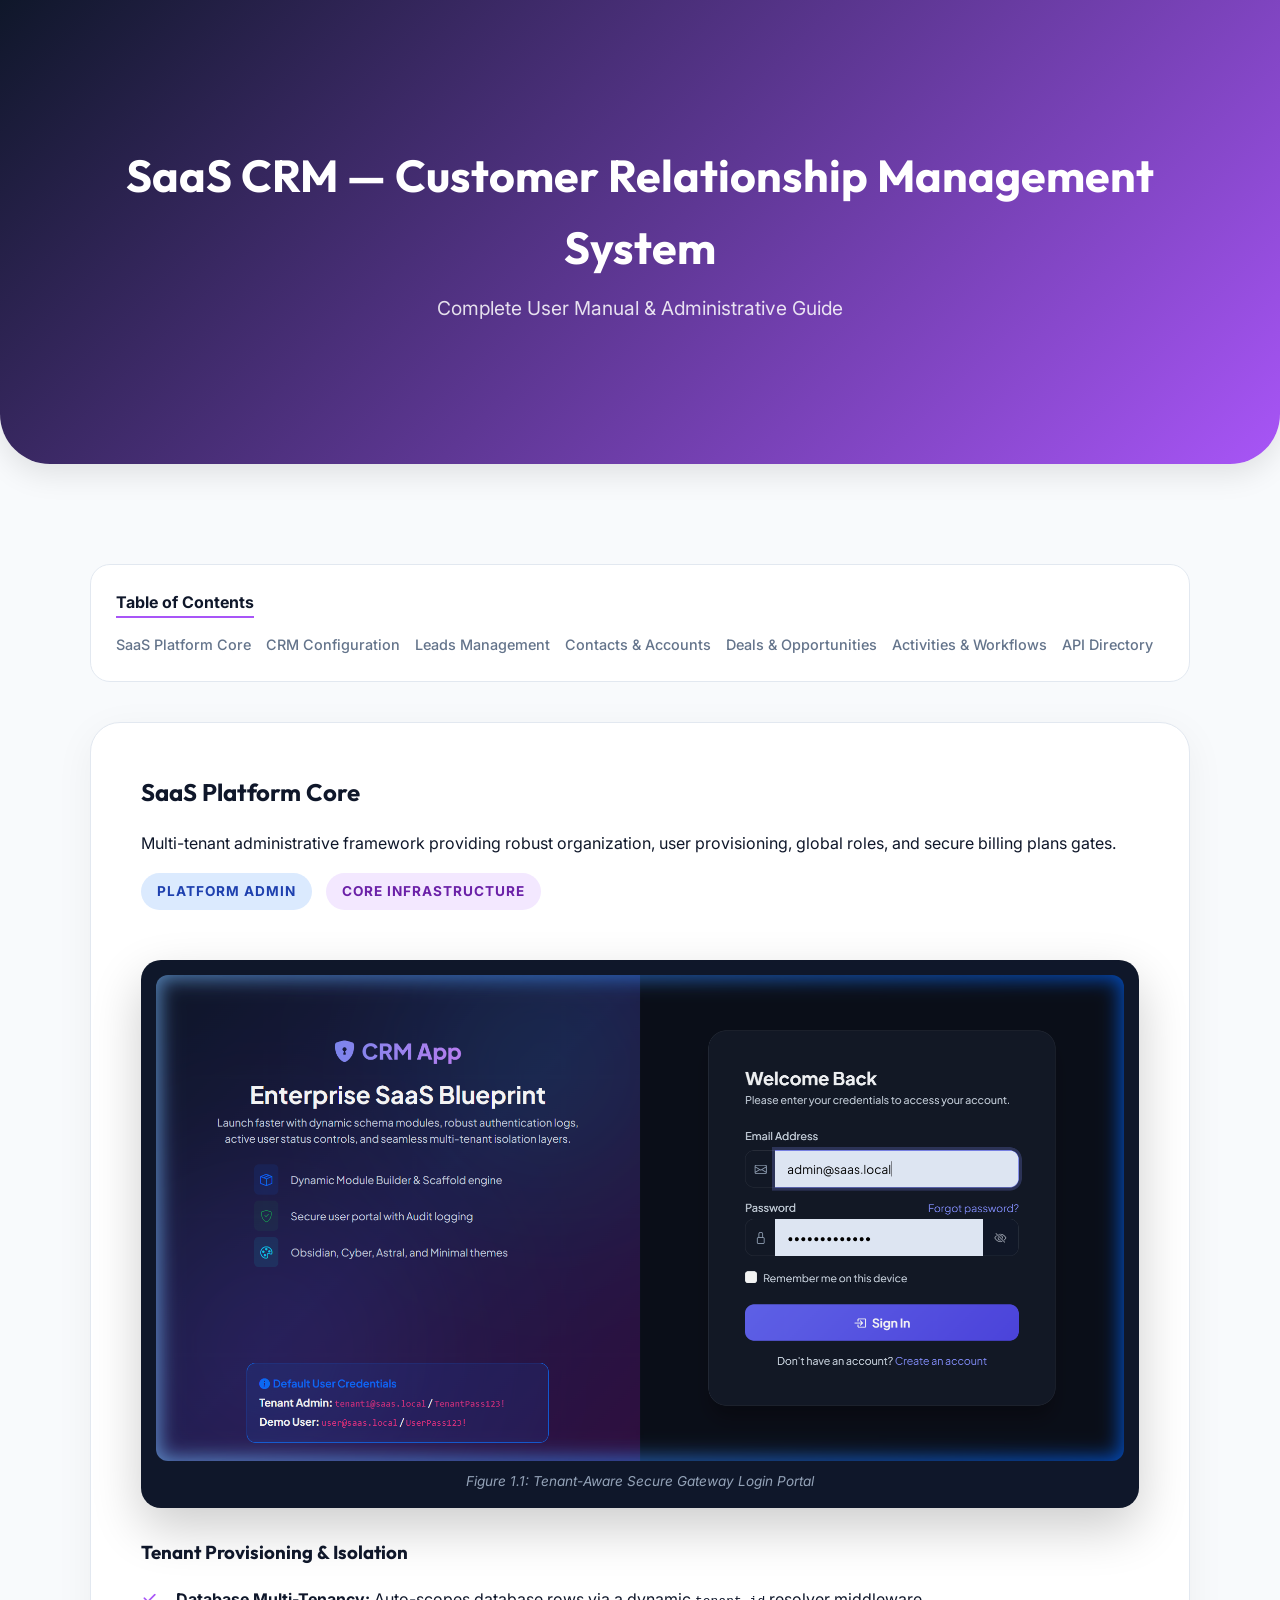
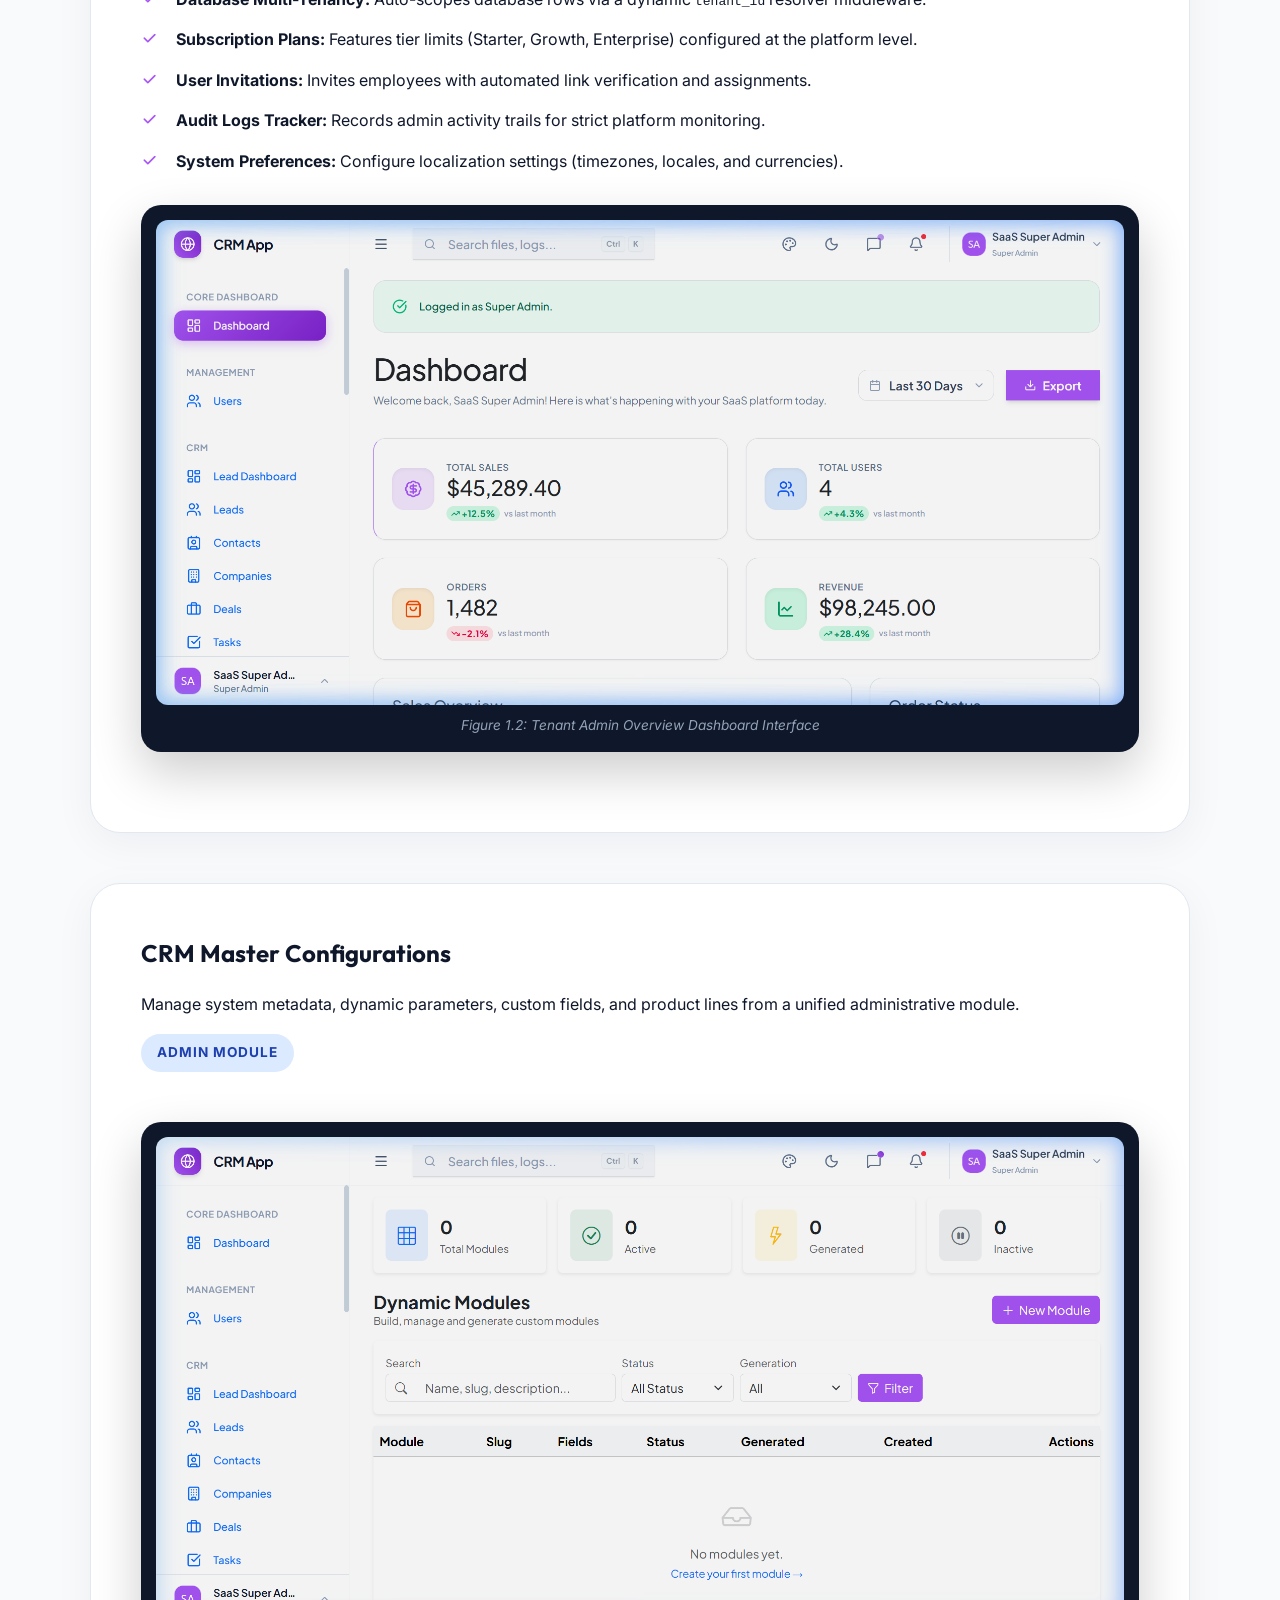
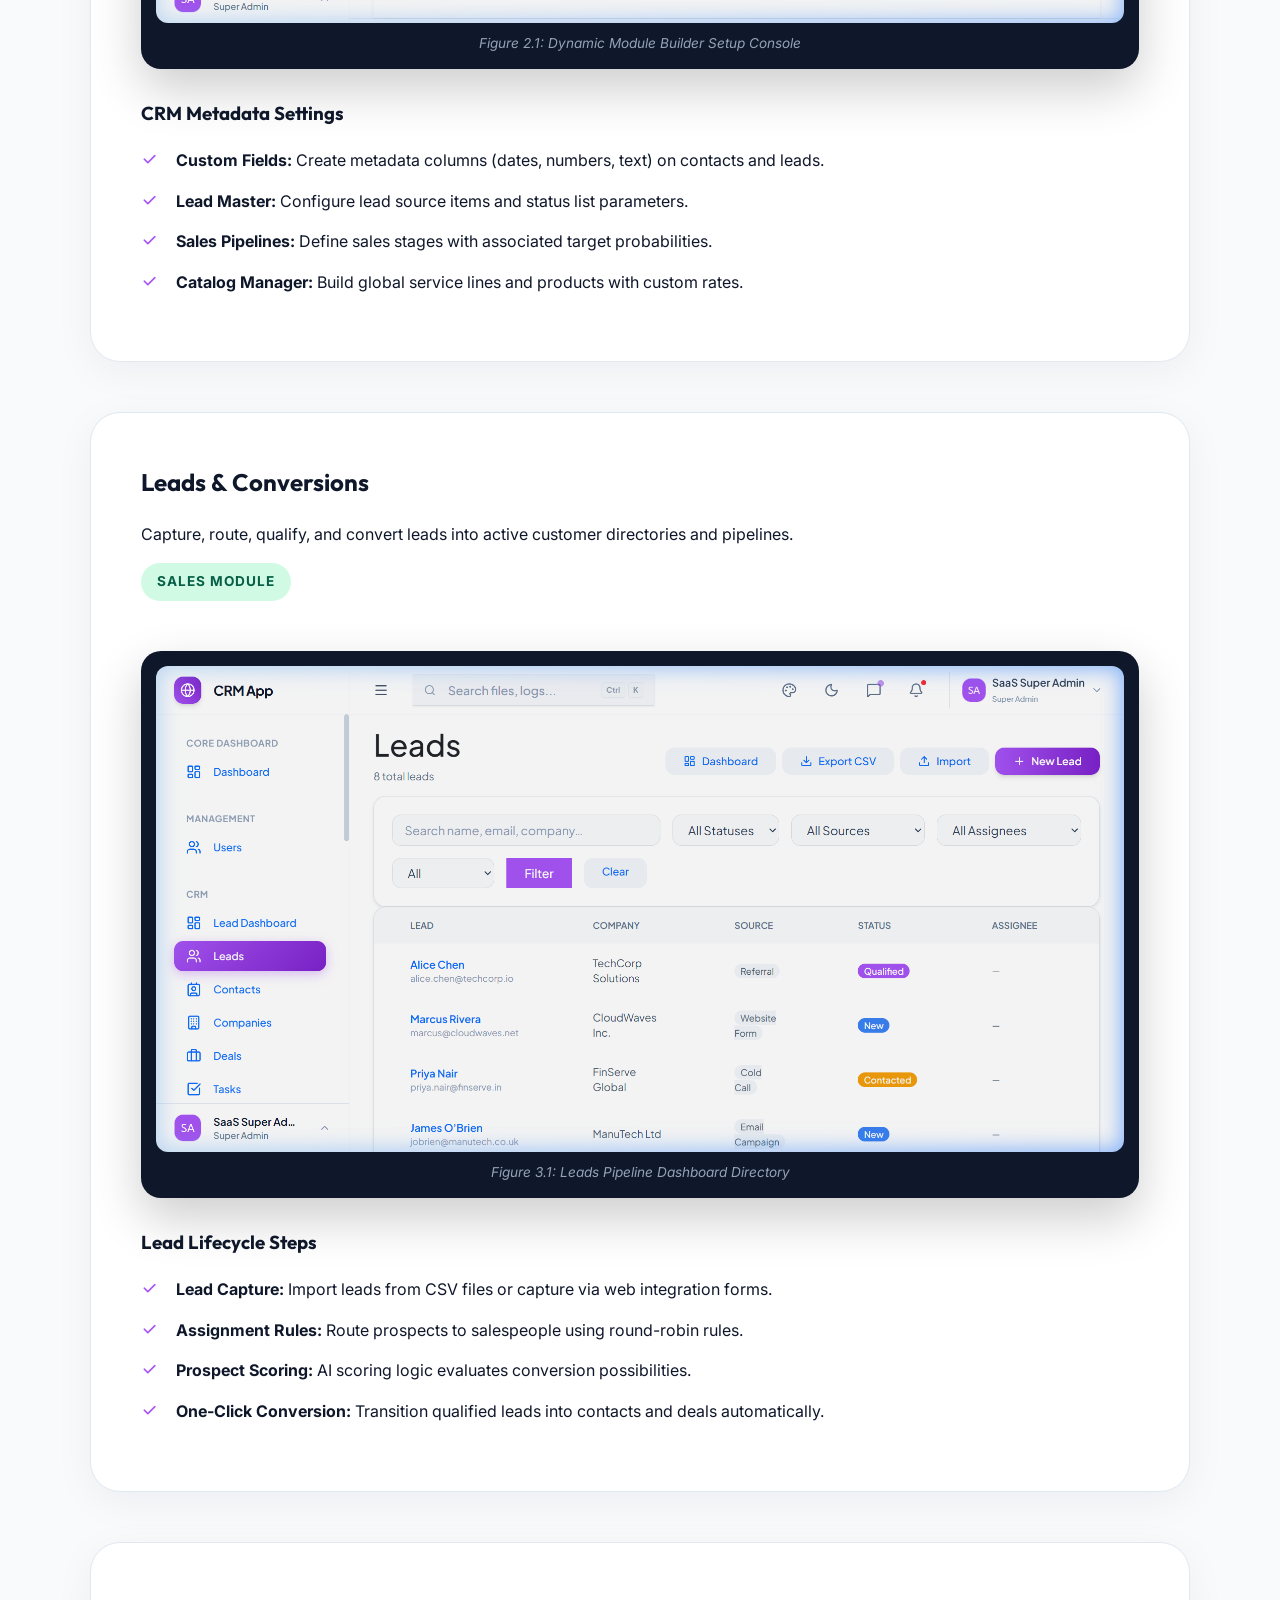
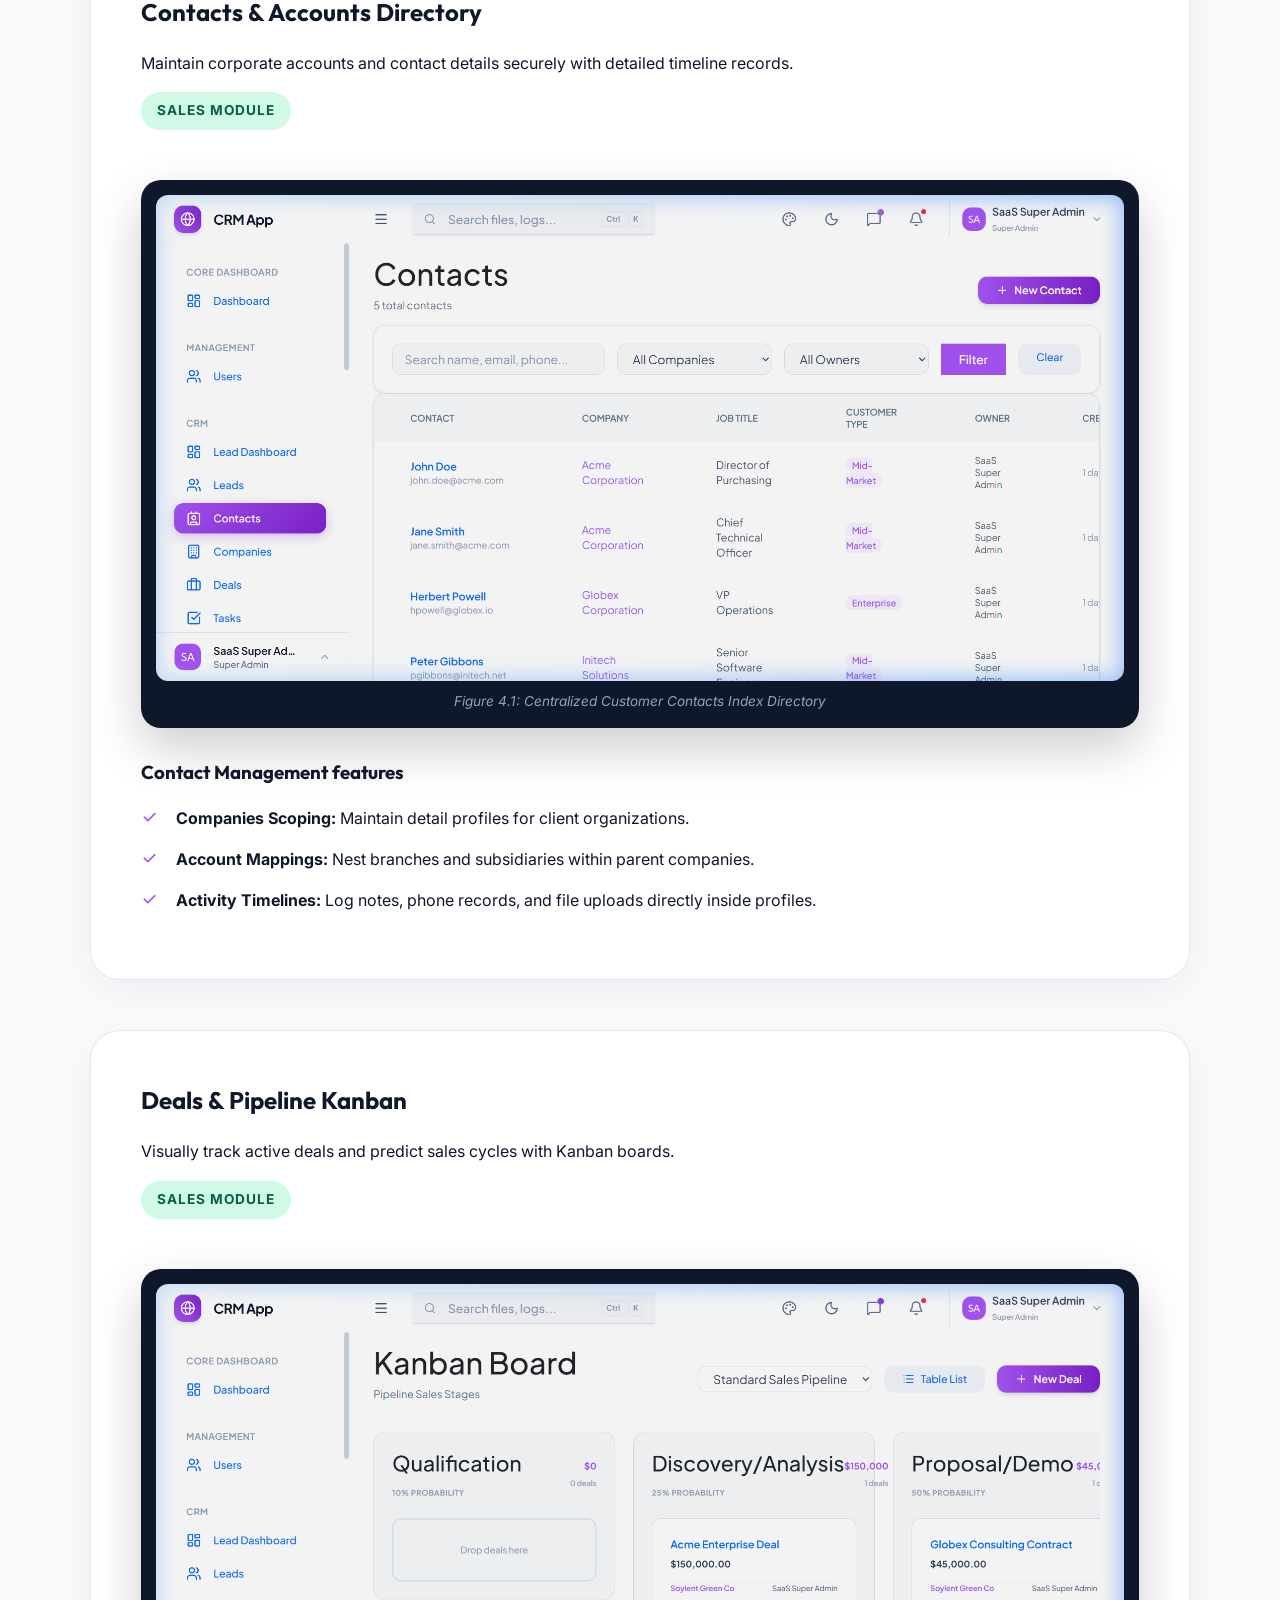
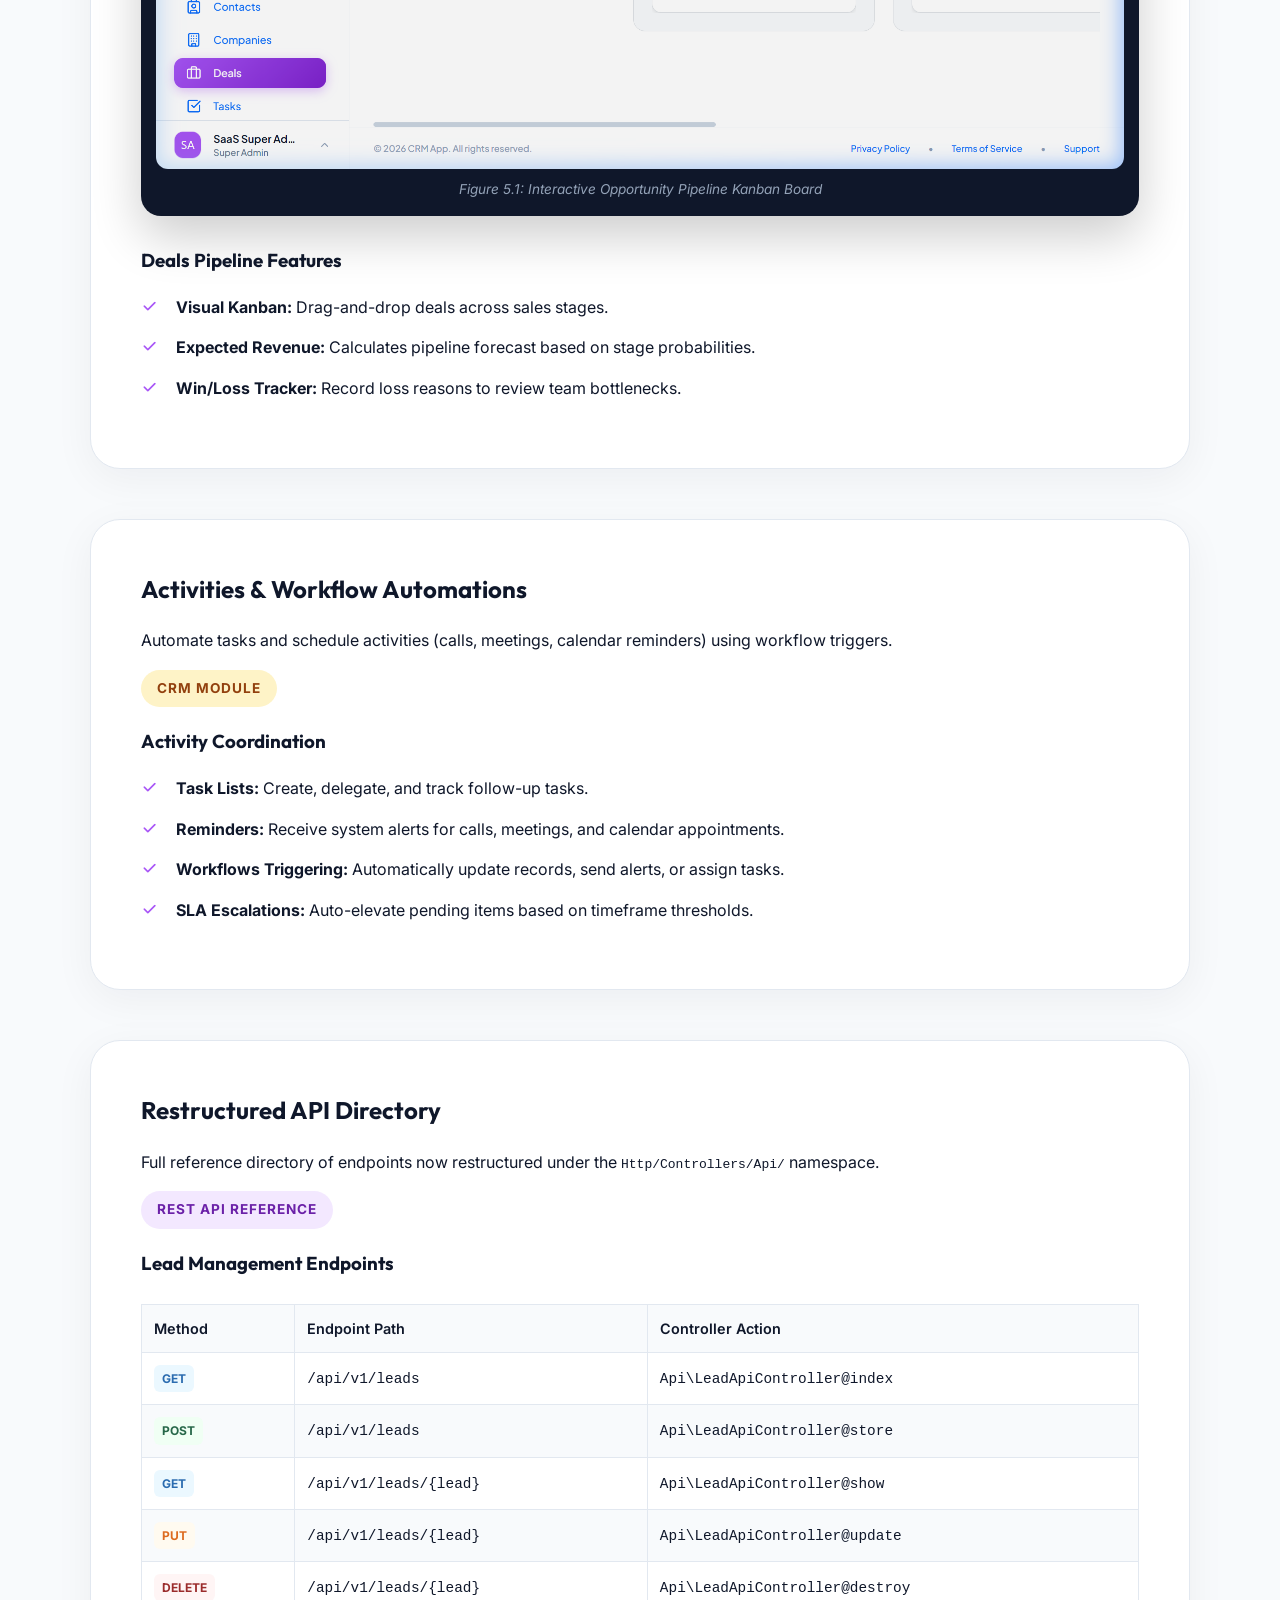
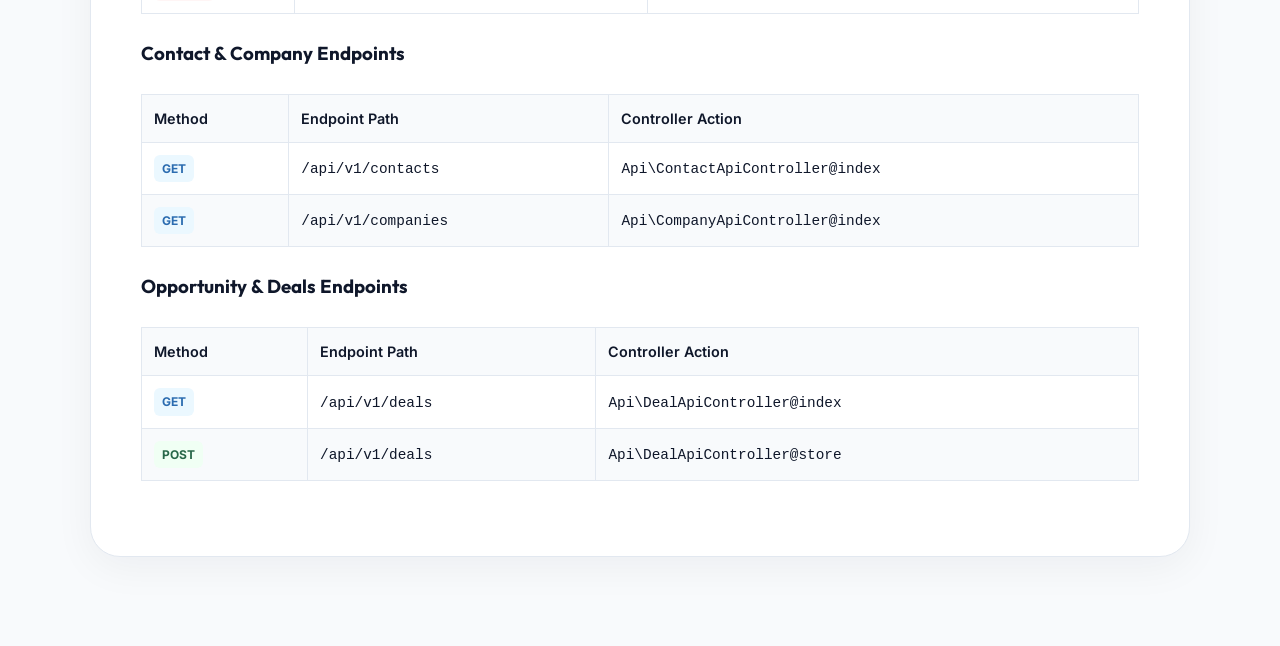
<file: crm.html>
<!DOCTYPE html>
<html lang="en">
<head>
    <meta charset="UTF-8">
    <meta name="viewport" content="width=device-width, initial-scale=1.0">
    <title>Complete User Manual | SaaS CRM — Customer Relationship Management System</title>
    <link href="https://fonts.googleapis.com/css2?family=Inter:wght@400;500;600;700&family=Outfit:wght@600;700;800&display=swap" rel="stylesheet">
    <style>
        :root {
            --primary: #e8ff47;
            --primary-dark: #0f172a;
            --bg: #f8fafc;
            --card: #ffffff;
            --text: #0f172a;
            --muted: #64748b;
            --border: #e2e8f0;
        }

        body {
            font-family: 'Inter', sans-serif;
            background-color: var(--bg);
            color: var(--text);
            margin: 0;
            line-height: 1.6;
        }

        a {
            text-decoration: none;
        }

        .container {
            max-width: 1100px;
            margin: 0 auto;
            padding: 40px 20px;
        }

        header {
            background: linear-gradient(135deg, #0f172a 0%, #a855f7 100%);
            color: #ffffff;
            padding: 100px 0;
            text-align: center;
            border-radius: 0 0 50px 50px;
            box-shadow: 0 10px 30px rgba(0,0,0,0.1);
            margin-bottom: 60px;
        }

        header h1 {
            color: #ffffff;
            font-size: 2.8rem;
            margin-bottom: 10px;
        }

        header p {
            color: rgba(255, 255, 255, 0.85);
            font-size: 1.2rem;
            margin: 0;
        }

        h1, h2, h3 {
            font-family: 'Outfit', sans-serif;
            margin-top: 0;
        }

        .guide-section {
            background: var(--card);
            border-radius: 30px;
            padding: 50px;
            margin-bottom: 50px;
            box-shadow: 0 10px 40px rgba(15, 23, 42, 0.05);
            border: 1px solid var(--border);
        }

        .screenshot-container {
            background: #0f172a;
            padding: 15px;
            border-radius: 20px;
            margin: 30px 0;
            box-shadow: 0 20px 50px rgba(0,0,0,0.2);
            text-align: center;
        }

        .screenshot {
            width: 100%;
            display: block;
            border-radius: 12px;
            max-width: 100%;
        }

        .screenshot-caption {
            color: #94a3b8;
            font-size: 0.85rem;
            margin-top: 10px;
            font-style: italic;
        }

        .badge {
            display: inline-block;
            padding: 8px 16px;
            border-radius: 999px;
            font-size: 0.85rem;
            font-weight: 700;
            text-transform: uppercase;
            letter-spacing: 1px;
            margin-bottom: 20px;
            margin-right: 10px;
        }

        .badge-admin { background: #dbeafe; color: #1e40af; }
        .badge-hr { background: #fef3c7; color: #92400e; }
        .badge-sales { background: #d1fae5; color: #065f46; }
        .badge-tech { background: #f3e8ff; color: #6b21a8; }

        .step-list {
            list-style: none;
            padding: 0;
        }

        .step-list li {
            padding-left: 35px;
            position: relative;
            margin-bottom: 15px;
        }

        .step-list li::before {
            content: "\F272";
            font-family: "bootstrap-icons";
            position: absolute;
            left: 0;
            color: #a855f7;
            font-weight: bold;
        }

        nav.toc {
            background: white;
            padding: 25px;
            border-radius: 20px;
            border: 1px solid var(--border);
            margin-bottom: 40px;
            position: sticky;
            top: 20px;
            z-index: 100;
        }

        .toc h4 { margin: 0 0 15px; border-bottom: 2px solid #a855f7; display: inline-block; }
        .toc-links { display: flex; flex-wrap: wrap; gap: 15px; }
        .toc-links a { text-decoration: none; color: var(--muted); font-weight: 500; font-size: 0.9rem; }
        .toc-links a:hover { color: #a855f7; }

        table {
            width: 100%;
            border-collapse: collapse;
            margin: 25px 0;
            font-size: 0.9rem;
        }
        th, td {
            border: 1px solid var(--border);
            padding: 12px;
            text-align: left;
        }
        th {
            background-color: #f8fafc;
            color: var(--text);
            font-weight: 600;
        }
        tr:nth-child(even) {
            background-color: #f8fafc;
        }

        .endpoint-badge {
            display: inline-block;
            padding: 4px 8px;
            font-size: 0.75rem;
            font-weight: 700;
            border-radius: 6px;
            text-transform: uppercase;
        }
        .badge-get { background: #ebf8ff; color: #2b6cb0; }
        .badge-post { background: #f0fff4; color: #276749; }
        .badge-put { background: #fffaf0; color: #dd6b20; }
        .badge-delete { background: #fff5f5; color: #9b2c2c; }

        @media print {
            nav.toc { display: none; }
            .guide-section { break-inside: avoid; }
        }
    </style>
    <link rel="stylesheet" href="https://cdn.jsdelivr.net/npm/bootstrap-icons@1.11.3/font/bootstrap-icons.min.css">
</head>
<body>

<header>
    <div class="container">
        <h1>SaaS CRM — Customer Relationship Management System</h1>
        <p>Complete User Manual & Administrative Guide</p>
    </div>
</header>

<div class="container">
    <nav class="toc">
        <h4>Table of Contents</h4>
        <div class="toc-links">
            <a href="#saas-core">SaaS Platform Core</a>
            <a href="#crm-masters">CRM Configuration</a>
            <a href="#leads-management">Leads Management</a>
            <a href="#contacts-accounts">Contacts & Accounts</a>
            <a href="#deals-opportunities">Deals & Opportunities</a>
            <a href="#activities-workflows">Activities & Workflows</a>
            <a href="#api-directory">API Directory</a>
        </div>
    </nav>

    <!-- SaaS Platform Core Section -->
    <section class="guide-section" id="saas-core">
        <h2>SaaS Platform Core</h2>
        <p>Multi-tenant administrative framework providing robust organization, user provisioning, global roles, and secure billing plans gates.</p>
        
        <span class="badge badge-admin">Platform Admin</span>
        <span class="badge badge-tech">Core Infrastructure</span>

        <div class="screenshot-container">
            <img class="screenshot" src="assets/crm/screenshots/login.png" alt="Login Gateway screen">
            <div class="screenshot-caption">Figure 1.1: Tenant-Aware Secure Gateway Login Portal</div>
        </div>

        <h3>Tenant Provisioning & Isolation</h3>
        <ul class="step-list">
            <li><strong>Database Multi-Tenancy:</strong> Auto-scopes database rows via a dynamic <code>tenant_id</code> resolver middleware.</li>
            <li><strong>Subscription Plans:</strong> Features tier limits (Starter, Growth, Enterprise) configured at the platform level.</li>
            <li><strong>User Invitations:</strong> Invites employees with automated link verification and assignments.</li>
            <li><strong>Audit Logs Tracker:</strong> Records admin activity trails for strict platform monitoring.</li>
            <li><strong>System Preferences:</strong> Configure localization settings (timezones, locales, and currencies).</li>
        </ul>

        <div class="screenshot-container">
            <img class="screenshot" src="assets/crm/screenshots/dashboard.png" alt="Admin Dashboard screen">
            <div class="screenshot-caption">Figure 1.2: Tenant Admin Overview Dashboard Interface</div>
        </div>
    </section>

    <!-- CRM Configuration Section -->
    <section class="guide-section" id="crm-masters">
        <h2>CRM Master Configurations</h2>
        <p>Manage system metadata, dynamic parameters, custom fields, and product lines from a unified administrative module.</p>

        <span class="badge badge-admin">Admin Module</span>

        <div class="screenshot-container">
            <img class="screenshot" src="assets/crm/screenshots/module_builder.png" alt="Module Builder Console">
            <div class="screenshot-caption">Figure 2.1: Dynamic Module Builder Setup Console</div>
        </div>

        <h3>CRM Metadata Settings</h3>
        <ul class="step-list">
            <li><strong>Custom Fields:</strong> Create metadata columns (dates, numbers, text) on contacts and leads.</li>
            <li><strong>Lead Master:</strong> Configure lead source items and status list parameters.</li>
            <li><strong>Sales Pipelines:</strong> Define sales stages with associated target probabilities.</li>
            <li><strong>Catalog Manager:</strong> Build global service lines and products with custom rates.</li>
        </ul>
    </section>

    <!-- Leads Management Section -->
    <section class="guide-section" id="leads-management">
        <h2>Leads & Conversions</h2>
        <p>Capture, route, qualify, and convert leads into active customer directories and pipelines.</p>

        <span class="badge badge-sales">Sales Module</span>

        <div class="screenshot-container">
            <img class="screenshot" src="assets/crm/screenshots/leads.png" alt="Leads List Interface">
            <div class="screenshot-caption">Figure 3.1: Leads Pipeline Dashboard Directory</div>
        </div>

        <h3>Lead Lifecycle Steps</h3>
        <ul class="step-list">
            <li><strong>Lead Capture:</strong> Import leads from CSV files or capture via web integration forms.</li>
            <li><strong>Assignment Rules:</strong> Route prospects to salespeople using round-robin rules.</li>
            <li><strong>Prospect Scoring:</strong> AI scoring logic evaluates conversion possibilities.</li>
            <li><strong>One-Click Conversion:</strong> Transition qualified leads into contacts and deals automatically.</li>
        </ul>
    </section>

    <!-- Contacts & Accounts Section -->
    <section class="guide-section" id="contacts-accounts">
        <h2>Contacts & Accounts Directory</h2>
        <p>Maintain corporate accounts and contact details securely with detailed timeline records.</p>

        <span class="badge badge-sales">Sales Module</span>

        <div class="screenshot-container">
            <img class="screenshot" src="assets/crm/screenshots/contacts.png" alt="Contacts list Screen">
            <div class="screenshot-caption">Figure 4.1: Centralized Customer Contacts Index Directory</div>
        </div>

        <h3>Contact Management features</h3>
        <ul class="step-list">
            <li><strong>Companies Scoping:</strong> Maintain detail profiles for client organizations.</li>
            <li><strong>Account Mappings:</strong> Nest branches and subsidiaries within parent companies.</li>
            <li><strong>Activity Timelines:</strong> Log notes, phone records, and file uploads directly inside profiles.</li>
        </ul>
    </section>

    <!-- Deals & Opportunities Section -->
    <section class="guide-section" id="deals-opportunities">
        <h2>Deals & Pipeline Kanban</h2>
        <p>Visually track active deals and predict sales cycles with Kanban boards.</p>

        <span class="badge badge-sales">Sales Module</span>

        <div class="screenshot-container">
            <img class="screenshot" src="assets/crm/screenshots/deals.png" alt="Deals Kanban Board">
            <div class="screenshot-caption">Figure 5.1: Interactive Opportunity Pipeline Kanban Board</div>
        </div>

        <h3>Deals Pipeline Features</h3>
        <ul class="step-list">
            <li><strong>Visual Kanban:</strong> Drag-and-drop deals across sales stages.</li>
            <li><strong>Expected Revenue:</strong> Calculates pipeline forecast based on stage probabilities.</li>
            <li><strong>Win/Loss Tracker:</strong> Record loss reasons to review team bottlenecks.</li>
        </ul>
    </section>

    <!-- Activities & Workflows Section -->
    <section class="guide-section" id="activities-workflows">
        <h2>Activities & Workflow Automations</h2>
        <p>Automate tasks and schedule activities (calls, meetings, calendar reminders) using workflow triggers.</p>

        <span class="badge badge-hr">CRM Module</span>

        <h3>Activity Coordination</h3>
        <ul class="step-list">
            <li><strong>Task Lists:</strong> Create, delegate, and track follow-up tasks.</li>
            <li><strong>Reminders:</strong> Receive system alerts for calls, meetings, and calendar appointments.</li>
            <li><strong>Workflows Triggering:</strong> Automatically update records, send alerts, or assign tasks.</li>
            <li><strong>SLA Escalations:</strong> Auto-elevate pending items based on timeframe thresholds.</li>
        </ul>
    </section>

    <!-- API Reference Section -->
    <section class="guide-section" id="api-directory">
        <h2>Restructured API Directory</h2>
        <p>Full reference directory of endpoints now restructured under the <code>Http/Controllers/Api/</code> namespace.</p>

        <span class="badge badge-tech">REST API Reference</span>

        <h3>Lead Management Endpoints</h3>
        <table>
            <thead>
                <tr>
                    <th>Method</th>
                    <th>Endpoint Path</th>
                    <th>Controller Action</th>
                </tr>
            </thead>
            <tbody>
                <tr>
                    <td><span class="endpoint-badge badge-get">GET</span></td>
                    <td><code>/api/v1/leads</code></td>
                    <td><code>Api\LeadApiController@index</code></td>
                </tr>
                <tr>
                    <td><span class="endpoint-badge badge-post">POST</span></td>
                    <td><code>/api/v1/leads</code></td>
                    <td><code>Api\LeadApiController@store</code></td>
                </tr>
                <tr>
                    <td><span class="endpoint-badge badge-get">GET</span></td>
                    <td><code>/api/v1/leads/{lead}</code></td>
                    <td><code>Api\LeadApiController@show</code></td>
                </tr>
                <tr>
                    <td><span class="endpoint-badge badge-put">PUT</span></td>
                    <td><code>/api/v1/leads/{lead}</code></td>
                    <td><code>Api\LeadApiController@update</code></td>
                </tr>
                <tr>
                    <td><span class="endpoint-badge badge-delete">DELETE</span></td>
                    <td><code>/api/v1/leads/{lead}</code></td>
                    <td><code>Api\LeadApiController@destroy</code></td>
                </tr>
            </tbody>
        </table>

        <h3>Contact & Company Endpoints</h3>
        <table>
            <thead>
                <tr>
                    <th>Method</th>
                    <th>Endpoint Path</th>
                    <th>Controller Action</th>
                </tr>
            </thead>
            <tbody>
                <tr>
                    <td><span class="endpoint-badge badge-get">GET</span></td>
                    <td><code>/api/v1/contacts</code></td>
                    <td><code>Api\ContactApiController@index</code></td>
                </tr>
                <tr>
                    <td><span class="endpoint-badge badge-get">GET</span></td>
                    <td><code>/api/v1/companies</code></td>
                    <td><code>Api\CompanyApiController@index</code></td>
                </tr>
            </tbody>
        </table>

        <h3>Opportunity & Deals Endpoints</h3>
        <table>
            <thead>
                <tr>
                    <th>Method</th>
                    <th>Endpoint Path</th>
                    <th>Controller Action</th>
                </tr>
            </thead>
            <tbody>
                <tr>
                    <td><span class="endpoint-badge badge-get">GET</span></td>
                    <td><code>/api/v1/deals</code></td>
                    <td><code>Api\DealApiController@index</code></td>
                </tr>
                <tr>
                    <td><span class="endpoint-badge badge-post">POST</span></td>
                    <td><code>/api/v1/deals</code></td>
                    <td><code>Api\DealApiController@store</code></td>
                </tr>
            </tbody>
        </table>
    </section>

</div>

</body>
</html>
</file>
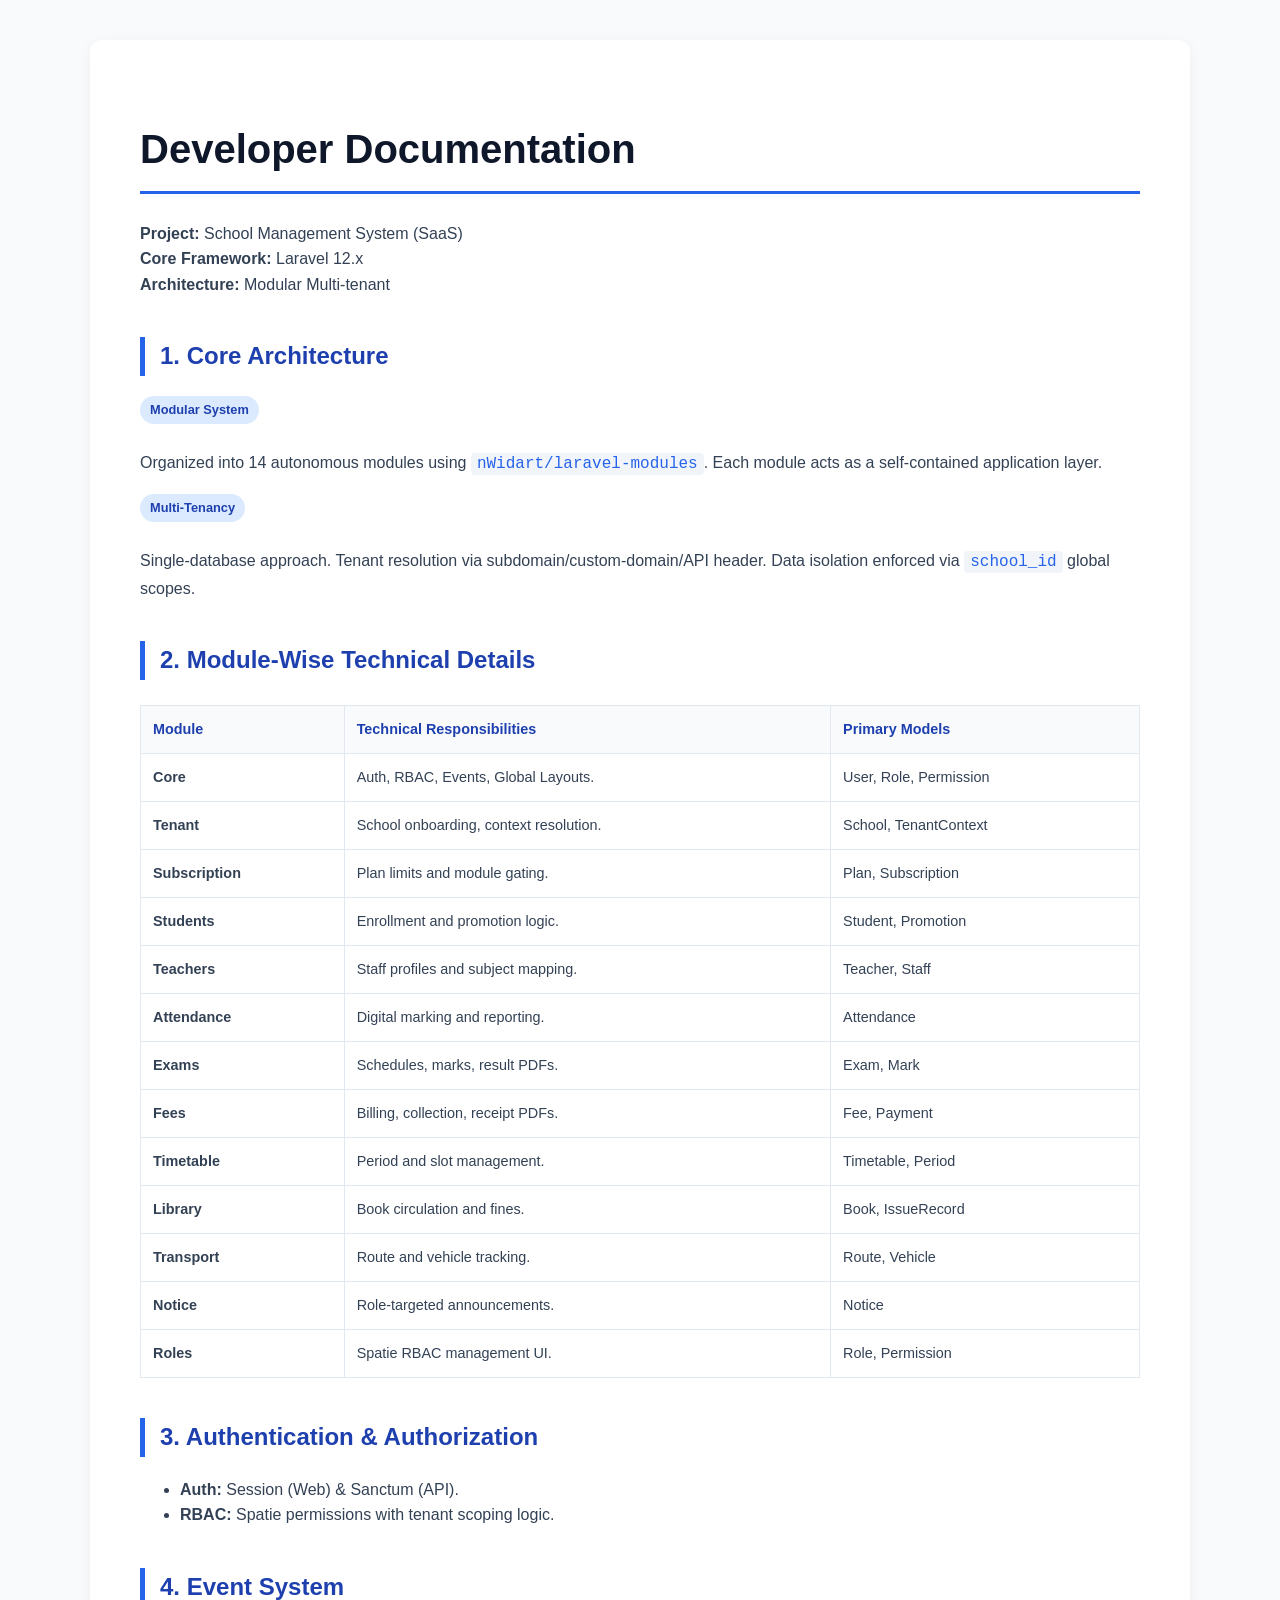
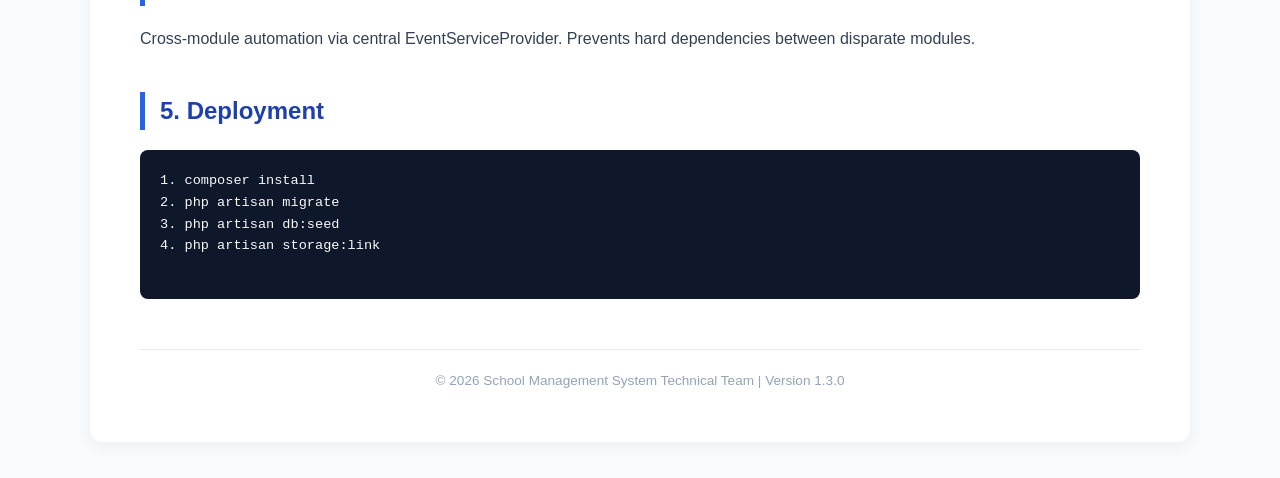
<file: DEVELOPER_DOCS.html>
<!DOCTYPE html>
<html lang="en">
<head>
    <meta charset="UTF-8">
    <title>Developer Technical Documentation</title>
    <style>
        body { font-family: "Segoe UI", Tahoma, Geneva, Verdana, sans-serif; line-height: 1.6; color: #334155; margin: 40px; background: #f8fafc; }
        .container { max-width: 1000px; margin: auto; background: #fff; padding: 50px; border-radius: 12px; box-shadow: 0 4px 15px rgba(0,0,0,0.05); }
        h1 { color: #0f172a; border-bottom: 3px solid #2563eb; padding-bottom: 10px; font-size: 2.5rem; }
        h2 { color: #1e40af; margin-top: 40px; border-left: 5px solid #2563eb; padding-left: 15px; }
        h3 { color: #334155; margin-top: 25px; }
        table { width: 100%; border-collapse: collapse; margin: 25px 0; font-size: 0.9rem; }
        th, td { text-align: left; padding: 12px; border: 1px solid #e2e8f0; }
        th { background: #f8fafc; font-weight: 600; color: #1e40af; }
        code { background: #f1f5f9; color: #2563eb; padding: 2px 6px; border-radius: 4px; font-family: Consolas, monospace; }
        pre { background: #0f172a; color: #f8fafc; padding: 20px; border-radius: 8px; font-family: Consolas, monospace; font-size: 0.85rem; }
        .badge { display: inline-block; padding: 4px 10px; background: #dbeafe; color: #1e40af; border-radius: 999px; font-size: 0.8rem; font-weight: 600; margin-bottom: 10px; }
        .footer { margin-top: 50px; text-align: center; font-size: 0.85rem; color: #94a3b8; border-top: 1px solid #e2e8f0; padding-top: 20px; }
    </style>
</head>
<body>

<div class="container">
    <h1>Developer Documentation</h1>
    <p><strong>Project:</strong> School Management System (SaaS)<br>
    <strong>Core Framework:</strong> Laravel 12.x<br>
    <strong>Architecture:</strong> Modular Multi-tenant</p>

    <h2>1. Core Architecture</h2>
    <div class="badge">Modular System</div>
    <p>Organized into 14 autonomous modules using <code>nWidart/laravel-modules</code>. Each module acts as a self-contained application layer.</p>
    
    <div class="badge">Multi-Tenancy</div>
    <p>Single-database approach. Tenant resolution via subdomain/custom-domain/API header. Data isolation enforced via <code>school_id</code> global scopes.</p>

    <h2>2. Module-Wise Technical Details</h2>
    <table>
        <thead>
            <tr>
                <th>Module</th>
                <th>Technical Responsibilities</th>
                <th>Primary Models</th>
            </tr>
        </thead>
        <tbody>
            <tr><td><strong>Core</strong></td><td>Auth, RBAC, Events, Global Layouts.</td><td>User, Role, Permission</td></tr>
            <tr><td><strong>Tenant</strong></td><td>School onboarding, context resolution.</td><td>School, TenantContext</td></tr>
            <tr><td><strong>Subscription</strong></td><td>Plan limits and module gating.</td><td>Plan, Subscription</td></tr>
            <tr><td><strong>Students</strong></td><td>Enrollment and promotion logic.</td><td>Student, Promotion</td></tr>
            <tr><td><strong>Teachers</strong></td><td>Staff profiles and subject mapping.</td><td>Teacher, Staff</td></tr>
            <tr><td><strong>Attendance</strong></td><td>Digital marking and reporting.</td><td>Attendance</td></tr>
            <tr><td><strong>Exams</strong></td><td>Schedules, marks, result PDFs.</td><td>Exam, Mark</td></tr>
            <tr><td><strong>Fees</strong></td><td>Billing, collection, receipt PDFs.</td><td>Fee, Payment</td></tr>
            <tr><td><strong>Timetable</strong></td><td>Period and slot management.</td><td>Timetable, Period</td></tr>
            <tr><td><strong>Library</strong></td><td>Book circulation and fines.</td><td>Book, IssueRecord</td></tr>
            <tr><td><strong>Transport</strong></td><td>Route and vehicle tracking.</td><td>Route, Vehicle</td></tr>
            <tr><td><strong>Notice</strong></td><td>Role-targeted announcements.</td><td>Notice</td></tr>
            <tr><td><strong>Roles</strong></td><td>Spatie RBAC management UI.</td><td>Role, Permission</td></tr>
        </tbody>
    </table>

    <h2>3. Authentication & Authorization</h2>
    <ul>
        <li><strong>Auth:</strong> Session (Web) & Sanctum (API).</li>
        <li><strong>RBAC:</strong> Spatie permissions with tenant scoping logic.</li>
    </ul>

    <h2>4. Event System</h2>
    <p>Cross-module automation via central EventServiceProvider. Prevents hard dependencies between disparate modules.</p>

    <h2>5. Deployment</h2>
    <pre>
1. composer install
2. php artisan migrate
3. php artisan db:seed
4. php artisan storage:link
    </pre>

    <div class="footer">
        &copy; 2026 School Management System Technical Team | Version 1.3.0
    </div>
</div>

</body>
</html>
</file>
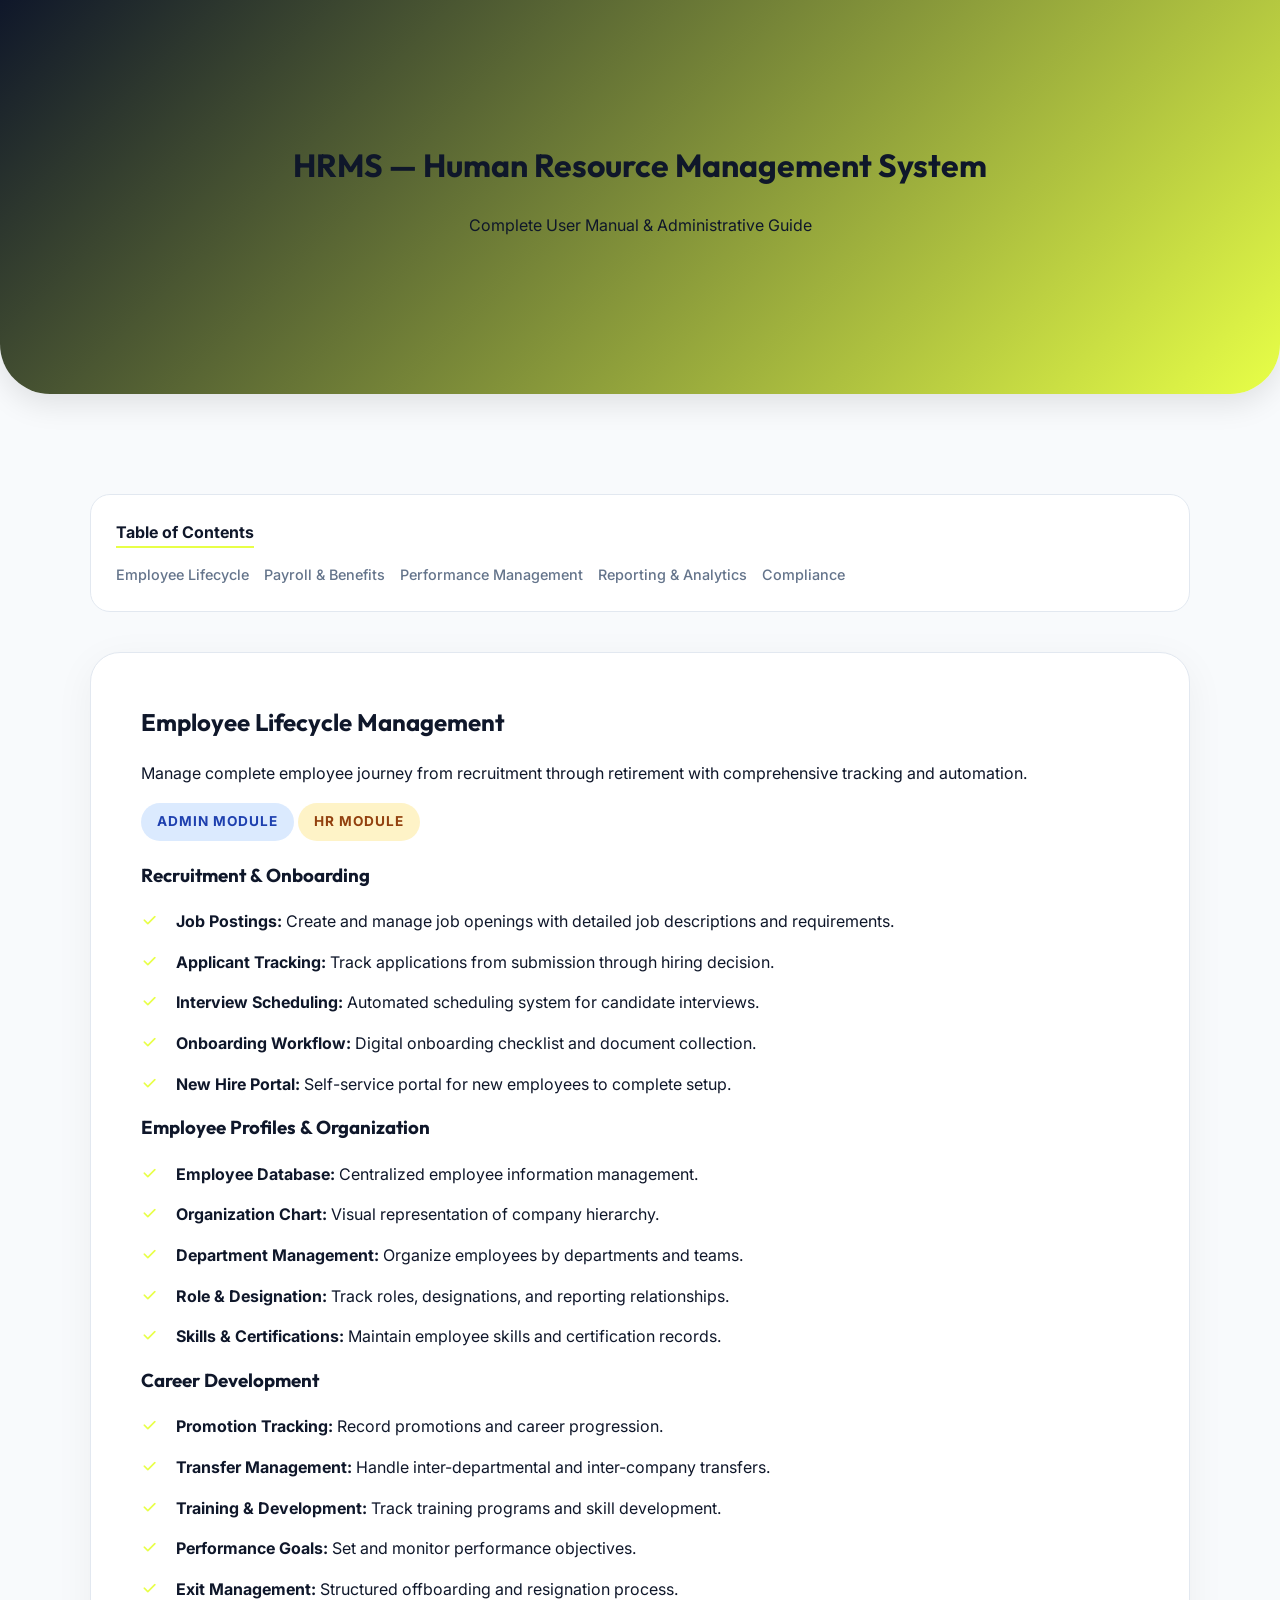
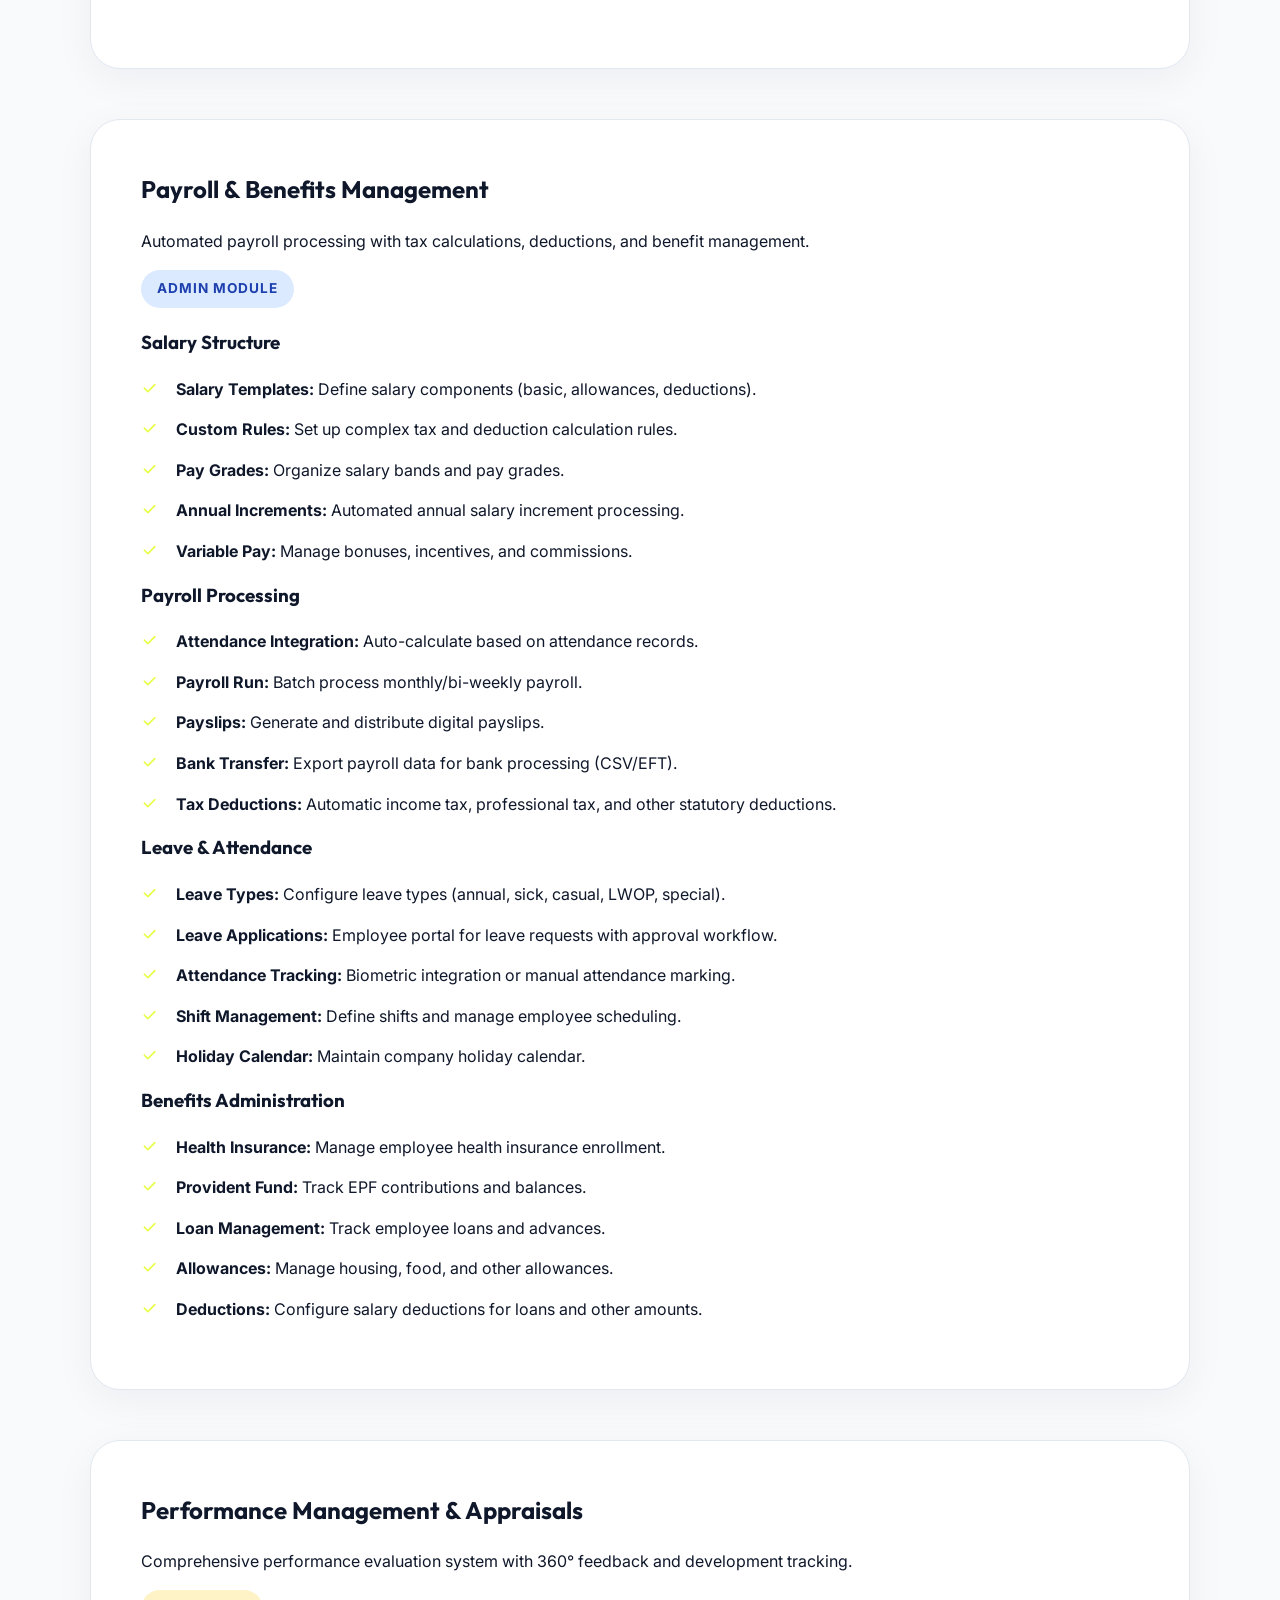
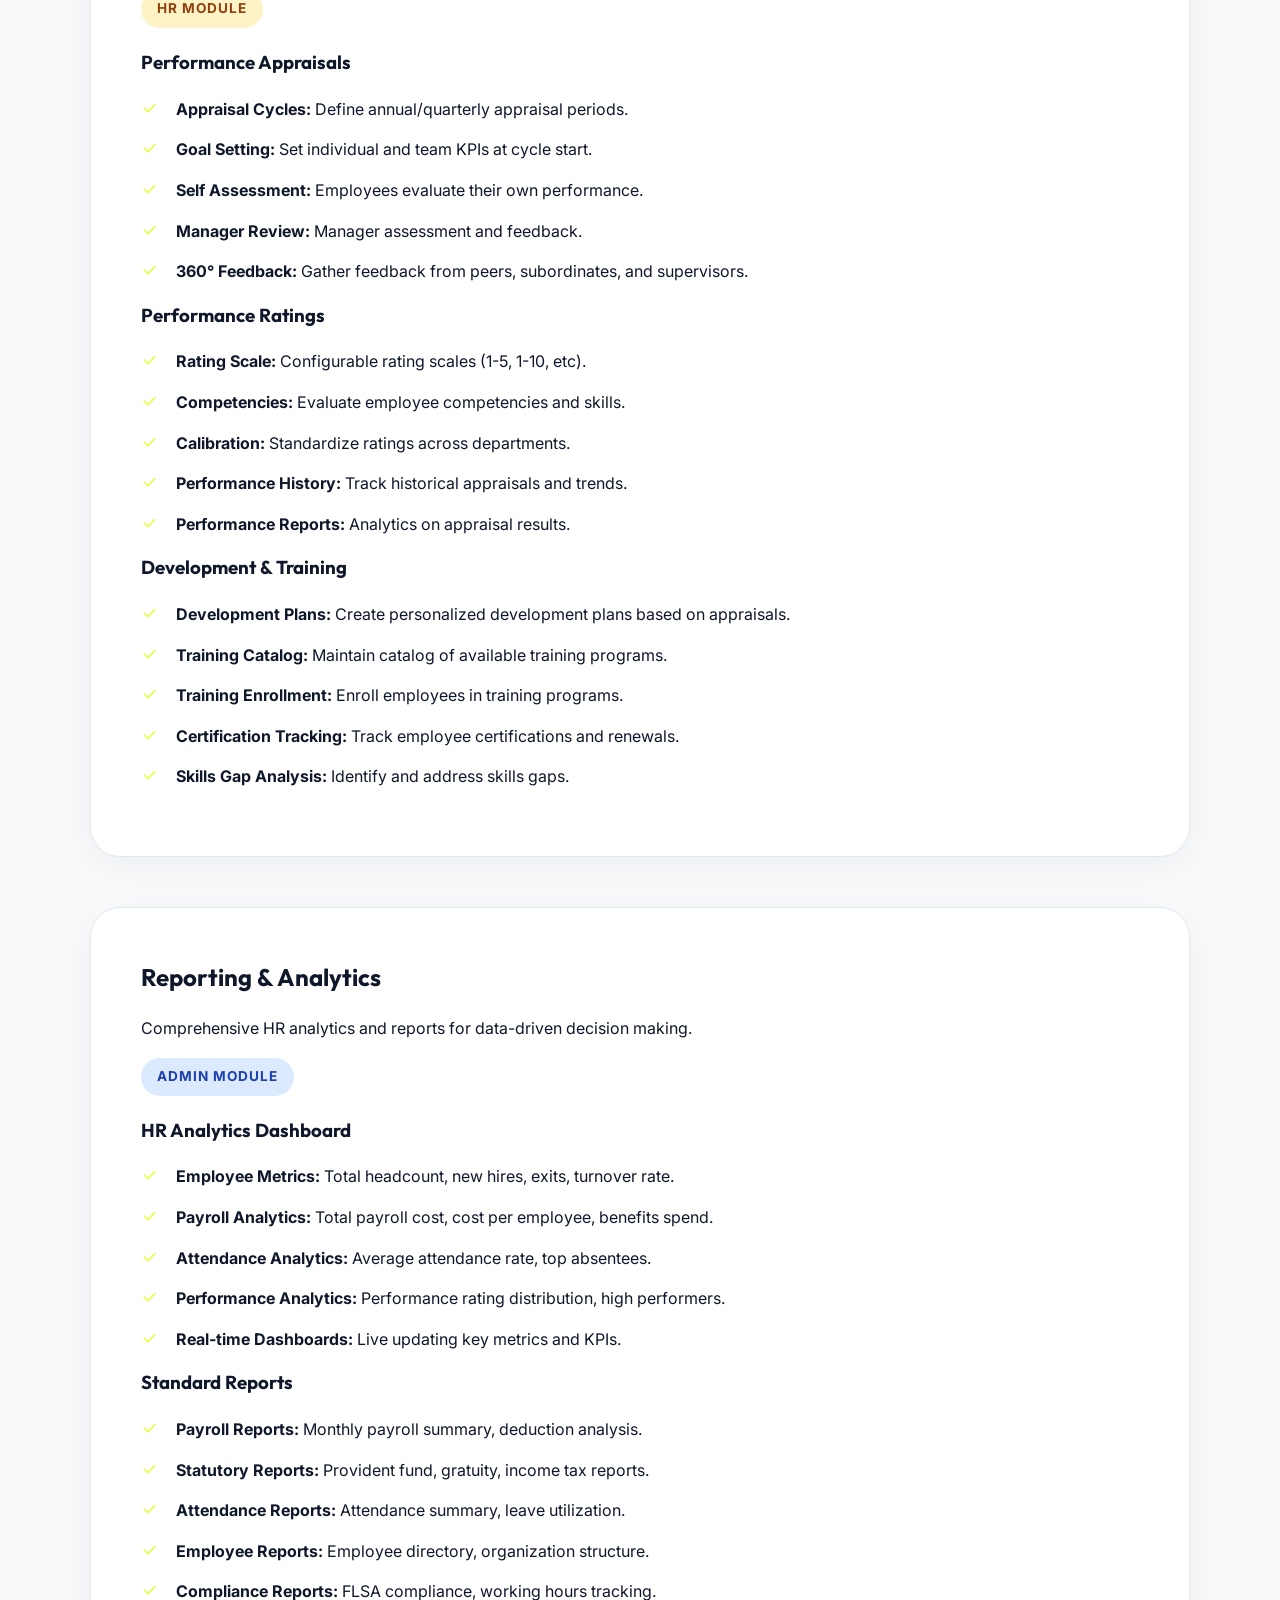
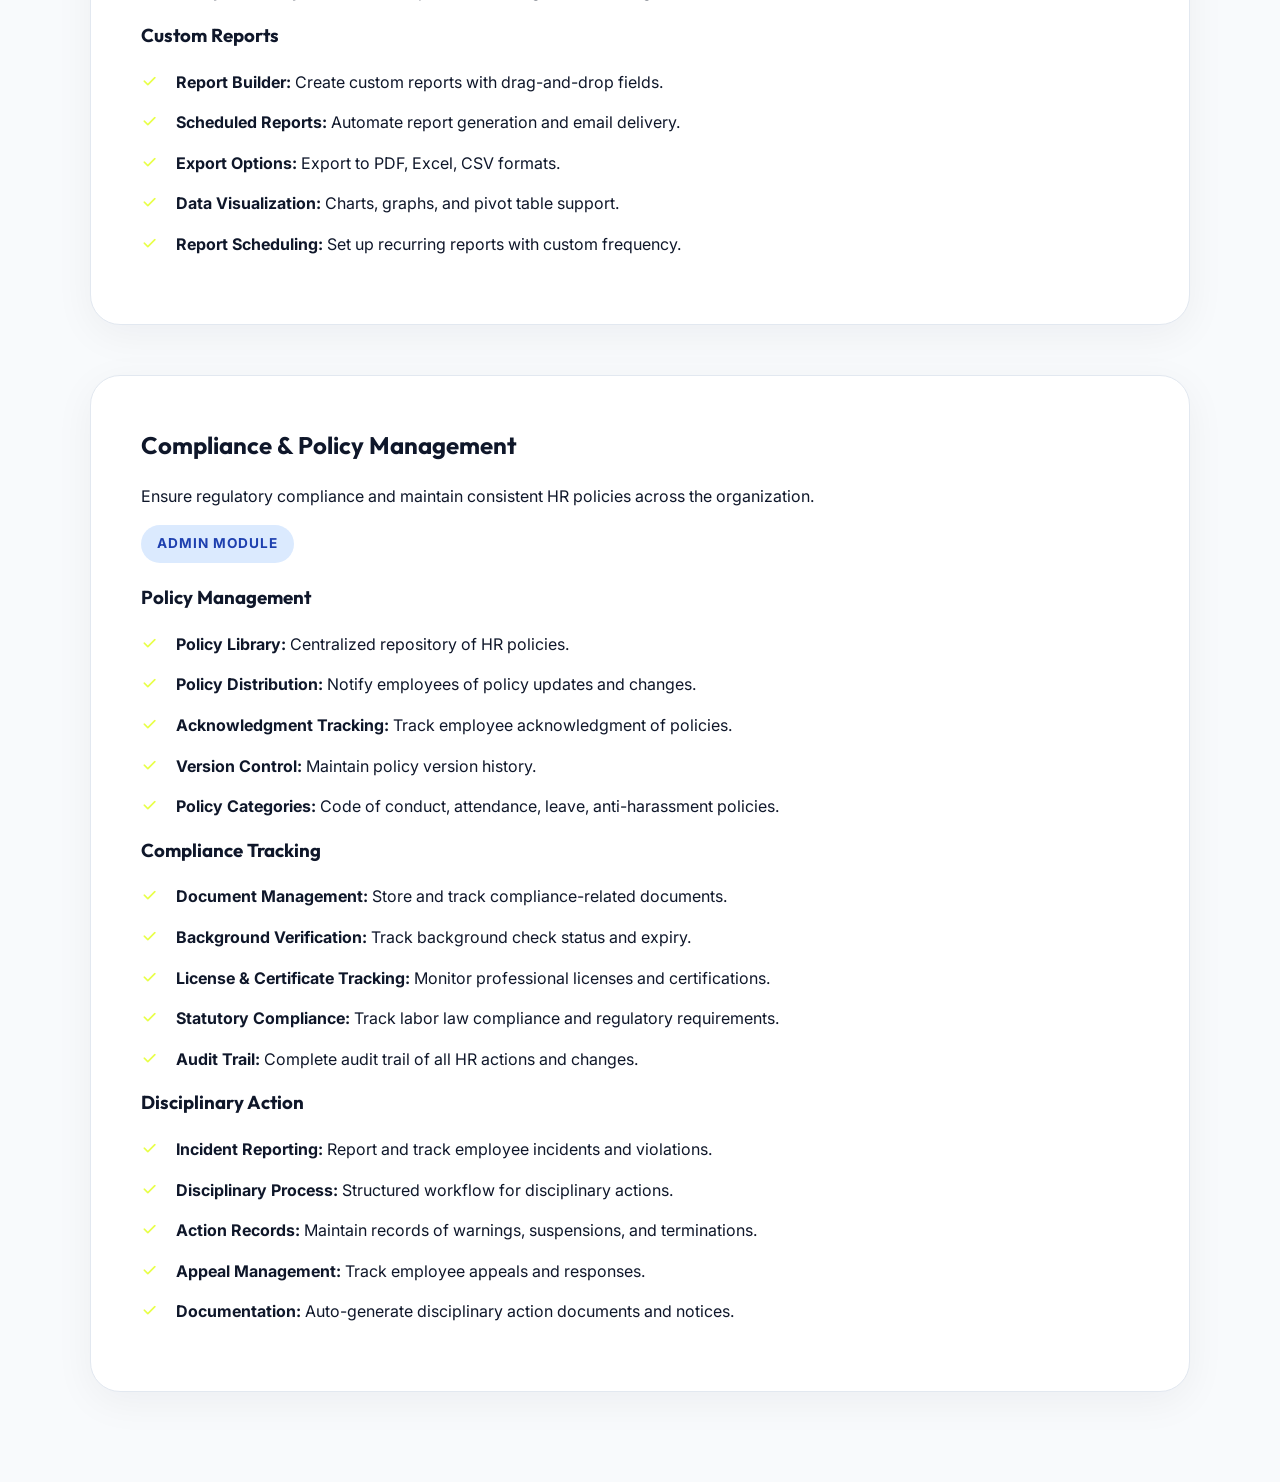
<file: hrms-human-resource-management-system.html>
<!DOCTYPE html>
<html lang="en">
<head>
    <meta charset="UTF-8">
    <meta name="viewport" content="width=device-width, initial-scale=1.0">
    <title>Complete User Manual | HRMS — Human Resource Management System</title>
    <link href="https://fonts.googleapis.com/css2?family=Inter:wght@400;500;600;700&family=Outfit:wght@600;700;800&display=swap" rel="stylesheet">
    <style>
        :root {
            --primary: #e8ff47;
            --primary-dark: #1e40af;
            --bg: #f8fafc;
            --card: #ffffff;
            --text: #0f172a;
            --muted: #64748b;
            --border: #e2e8f0;
        }

        body {
            font-family: 'Inter', sans-serif;
            background-color: var(--bg);
            color: var(--text);
            margin: 0;
            line-height: 1.6;
        }

        a {
            text-decoration: none;
        }

        a {
            text-decoration: none;
        }

        .container {
            max-width: 1100px;
            margin: 0 auto;
            padding: 40px 20px;
        }

        header {
            background: linear-gradient(135deg, #0f172a 0%, #e8ff47 100%);
            color: #0f172a;
            padding: 100px 0;
            text-align: center;
            border-radius: 0 0 50px 50px;
            box-shadow: 0 10px 30px rgba(0,0,0,0.1);
            margin-bottom: 60px;
        }

        h1, h2, h3 {
            font-family: 'Outfit', sans-serif;
            margin-top: 0;
            text-decoration: none;
        }

        .guide-section {
            background: var(--card);
            border-radius: 30px;
            padding: 50px;
            margin-bottom: 50px;
            box-shadow: 0 10px 40px rgba(15, 23, 42, 0.05);
            border: 1px solid var(--border);
        }

        .screenshot-container {
            background: #0f172a;
            padding: 15px;
            border-radius: 20px;
            margin: 30px 0;
            box-shadow: 0 20px 50px rgba(0,0,0,0.2);
        }

        .screenshot {
            width: 100%;
            display: block;
            border-radius: 12px;
        }

        .badge {
            display: inline-block;
            padding: 8px 16px;
            border-radius: 999px;
            font-size: 0.85rem;
            font-weight: 700;
            text-transform: uppercase;
            letter-spacing: 1px;
            margin-bottom: 20px;
            text-decoration: none;
        }

        .badge-admin { background: #dbeafe; color: #1e40af; }
        .badge-hr { background: #fef3c7; color: #92400e; }

        .module-grid {
            display: grid;
            grid-template-columns: repeat(auto-fit, minmax(300px, 1fr));
            gap: 25px;
            margin-top: 40px;
        }

        .module-item {
            padding: 25px;
            background: #f8fafc;
            border-radius: 20px;
            border: 1px solid var(--border);
            transition: transform 0.3s ease;
            text-decoration: none;
        }

        .module-item:hover {
            transform: translateY(-5px);
            border-color: var(--primary);
        }

        .step-list {
            list-style: none;
            padding: 0;
        }

        .step-list li {
            padding-left: 35px;
            position: relative;
            margin-bottom: 15px;
        }

        .step-list li::before {
            content: "\F272";
            font-family: "bootstrap-icons";
            position: absolute;
            left: 0;
            color: var(--primary);
            font-weight: bold;
        }

        nav.toc {
            background: white;
            padding: 25px;
            border-radius: 20px;
            border: 1px solid var(--border);
            margin-bottom: 40px;
            position: sticky;
            top: 20px;
            z-index: 100;
        }

        .toc h4 { margin: 0 0 15px; border-bottom: 2px solid var(--primary); display: inline-block; }
        .toc-links { display: flex; flex-wrap: wrap; gap: 15px; }
        .toc-links a { text-decoration: none; color: var(--muted); font-weight: 500; font-size: 0.9rem; }
        .toc-links a:hover { color: var(--primary); }

        @media print {
            nav.toc { display: none; }
            .guide-section { break-inside: avoid; }
        }
    </style>
    <link rel="stylesheet" href="https://cdn.jsdelivr.net/npm/bootstrap-icons@1.11.3/font/bootstrap-icons.min.css">
</head>
<body>

<header>
    <div class="container">
        <h1>HRMS — Human Resource Management System</h1>
        <p>Complete User Manual & Administrative Guide</p>
    </div>
</header>

<div class="container">
    <nav class="toc">
        <h4>Table of Contents</h4>
        <div class="toc-links">
            <a href="#employee-lifecycle">Employee Lifecycle</a>
            <a href="#payroll">Payroll & Benefits</a>
            <a href="#performance">Performance Management</a>
            <a href="#reporting">Reporting & Analytics</a>
            <a href="#compliance">Compliance</a>
        </div>
    </nav>

    <!-- Employee Lifecycle Section -->
    <section class="guide-section" id="employee-lifecycle">
        <h2>Employee Lifecycle Management</h2>
        <p>Manage complete employee journey from recruitment through retirement with comprehensive tracking and automation.</p>
        
        <span class="badge badge-admin">Admin Module</span>
        <span class="badge badge-hr">HR Module</span>

        <h3>Recruitment & Onboarding</h3>
        <ul class="step-list">
            <li><strong>Job Postings:</strong> Create and manage job openings with detailed job descriptions and requirements.</li>
            <li><strong>Applicant Tracking:</strong> Track applications from submission through hiring decision.</li>
            <li><strong>Interview Scheduling:</strong> Automated scheduling system for candidate interviews.</li>
            <li><strong>Onboarding Workflow:</strong> Digital onboarding checklist and document collection.</li>
            <li><strong>New Hire Portal:</strong> Self-service portal for new employees to complete setup.</li>
        </ul>

        <h3>Employee Profiles & Organization</h3>
        <ul class="step-list">
            <li><strong>Employee Database:</strong> Centralized employee information management.</li>
            <li><strong>Organization Chart:</strong> Visual representation of company hierarchy.</li>
            <li><strong>Department Management:</strong> Organize employees by departments and teams.</li>
            <li><strong>Role & Designation:</strong> Track roles, designations, and reporting relationships.</li>
            <li><strong>Skills & Certifications:</strong> Maintain employee skills and certification records.</li>
        </ul>

        <h3>Career Development</h3>
        <ul class="step-list">
            <li><strong>Promotion Tracking:</strong> Record promotions and career progression.</li>
            <li><strong>Transfer Management:</strong> Handle inter-departmental and inter-company transfers.</li>
            <li><strong>Training & Development:</strong> Track training programs and skill development.</li>
            <li><strong>Performance Goals:</strong> Set and monitor performance objectives.</li>
            <li><strong>Exit Management:</strong> Structured offboarding and resignation process.</li>
        </ul>
    </section>

    <!-- Payroll Section -->
    <section class="guide-section" id="payroll">
        <h2>Payroll & Benefits Management</h2>
        <p>Automated payroll processing with tax calculations, deductions, and benefit management.</p>

        <span class="badge badge-admin">Admin Module</span>

        <h3>Salary Structure</h3>
        <ul class="step-list">
            <li><strong>Salary Templates:</strong> Define salary components (basic, allowances, deductions).</li>
            <li><strong>Custom Rules:</strong> Set up complex tax and deduction calculation rules.</li>
            <li><strong>Pay Grades:</strong> Organize salary bands and pay grades.</li>
            <li><strong>Annual Increments:</strong> Automated annual salary increment processing.</li>
            <li><strong>Variable Pay:</strong> Manage bonuses, incentives, and commissions.</li>
        </ul>

        <h3>Payroll Processing</h3>
        <ul class="step-list">
            <li><strong>Attendance Integration:</strong> Auto-calculate based on attendance records.</li>
            <li><strong>Payroll Run:</strong> Batch process monthly/bi-weekly payroll.</li>
            <li><strong>Payslips:</strong> Generate and distribute digital payslips.</li>
            <li><strong>Bank Transfer:</strong> Export payroll data for bank processing (CSV/EFT).</li>
            <li><strong>Tax Deductions:</strong> Automatic income tax, professional tax, and other statutory deductions.</li>
        </ul>

        <h3>Leave & Attendance</h3>
        <ul class="step-list">
            <li><strong>Leave Types:</strong> Configure leave types (annual, sick, casual, LWOP, special).</li>
            <li><strong>Leave Applications:</strong> Employee portal for leave requests with approval workflow.</li>
            <li><strong>Attendance Tracking:</strong> Biometric integration or manual attendance marking.</li>
            <li><strong>Shift Management:</strong> Define shifts and manage employee scheduling.</li>
            <li><strong>Holiday Calendar:</strong> Maintain company holiday calendar.</li>
        </ul>

        <h3>Benefits Administration</h3>
        <ul class="step-list">
            <li><strong>Health Insurance:</strong> Manage employee health insurance enrollment.</li>
            <li><strong>Provident Fund:</strong> Track EPF contributions and balances.</li>
            <li><strong>Loan Management:</strong> Track employee loans and advances.</li>
            <li><strong>Allowances:</strong> Manage housing, food, and other allowances.</li>
            <li><strong>Deductions:</strong> Configure salary deductions for loans and other amounts.</li>
        </ul>
    </section>

    <!-- Performance Management Section -->
    <section class="guide-section" id="performance">
        <h2>Performance Management & Appraisals</h2>
        <p>Comprehensive performance evaluation system with 360° feedback and development tracking.</p>

        <span class="badge badge-hr">HR Module</span>

        <h3>Performance Appraisals</h3>
        <ul class="step-list">
            <li><strong>Appraisal Cycles:</strong> Define annual/quarterly appraisal periods.</li>
            <li><strong>Goal Setting:</strong> Set individual and team KPIs at cycle start.</li>
            <li><strong>Self Assessment:</strong> Employees evaluate their own performance.</li>
            <li><strong>Manager Review:</strong> Manager assessment and feedback.</li>
            <li><strong>360° Feedback:</strong> Gather feedback from peers, subordinates, and supervisors.</li>
        </ul>

        <h3>Performance Ratings</h3>
        <ul class="step-list">
            <li><strong>Rating Scale:</strong> Configurable rating scales (1-5, 1-10, etc).</li>
            <li><strong>Competencies:</strong> Evaluate employee competencies and skills.</li>
            <li><strong>Calibration:</strong> Standardize ratings across departments.</li>
            <li><strong>Performance History:</strong> Track historical appraisals and trends.</li>
            <li><strong>Performance Reports:</strong> Analytics on appraisal results.</li>
        </ul>

        <h3>Development & Training</h3>
        <ul class="step-list">
            <li><strong>Development Plans:</strong> Create personalized development plans based on appraisals.</li>
            <li><strong>Training Catalog:</strong> Maintain catalog of available training programs.</li>
            <li><strong>Training Enrollment:</strong> Enroll employees in training programs.</li>
            <li><strong>Certification Tracking:</strong> Track employee certifications and renewals.</li>
            <li><strong>Skills Gap Analysis:</strong> Identify and address skills gaps.</li>
        </ul>
    </section>

    <!-- Reporting Section -->
    <section class="guide-section" id="reporting">
        <h2>Reporting & Analytics</h2>
        <p>Comprehensive HR analytics and reports for data-driven decision making.</p>

        <span class="badge badge-admin">Admin Module</span>

        <h3>HR Analytics Dashboard</h3>
        <ul class="step-list">
            <li><strong>Employee Metrics:</strong> Total headcount, new hires, exits, turnover rate.</li>
            <li><strong>Payroll Analytics:</strong> Total payroll cost, cost per employee, benefits spend.</li>
            <li><strong>Attendance Analytics:</strong> Average attendance rate, top absentees.</li>
            <li><strong>Performance Analytics:</strong> Performance rating distribution, high performers.</li>
            <li><strong>Real-time Dashboards:</strong> Live updating key metrics and KPIs.</li>
        </ul>

        <h3>Standard Reports</h3>
        <ul class="step-list">
            <li><strong>Payroll Reports:</strong> Monthly payroll summary, deduction analysis.</li>
            <li><strong>Statutory Reports:</strong> Provident fund, gratuity, income tax reports.</li>
            <li><strong>Attendance Reports:</strong> Attendance summary, leave utilization.</li>
            <li><strong>Employee Reports:</strong> Employee directory, organization structure.</li>
            <li><strong>Compliance Reports:</strong> FLSA compliance, working hours tracking.</li>
        </ul>

        <h3>Custom Reports</h3>
        <ul class="step-list">
            <li><strong>Report Builder:</strong> Create custom reports with drag-and-drop fields.</li>
            <li><strong>Scheduled Reports:</strong> Automate report generation and email delivery.</li>
            <li><strong>Export Options:</strong> Export to PDF, Excel, CSV formats.</li>
            <li><strong>Data Visualization:</strong> Charts, graphs, and pivot table support.</li>
            <li><strong>Report Scheduling:</strong> Set up recurring reports with custom frequency.</li>
        </ul>
    </section>

    <!-- Compliance Section -->
    <section class="guide-section" id="compliance">
        <h2>Compliance & Policy Management</h2>
        <p>Ensure regulatory compliance and maintain consistent HR policies across the organization.</p>

        <span class="badge badge-admin">Admin Module</span>

        <h3>Policy Management</h3>
        <ul class="step-list">
            <li><strong>Policy Library:</strong> Centralized repository of HR policies.</li>
            <li><strong>Policy Distribution:</strong> Notify employees of policy updates and changes.</li>
            <li><strong>Acknowledgment Tracking:</strong> Track employee acknowledgment of policies.</li>
            <li><strong>Version Control:</strong> Maintain policy version history.</li>
            <li><strong>Policy Categories:</strong> Code of conduct, attendance, leave, anti-harassment policies.</li>
        </ul>

        <h3>Compliance Tracking</h3>
        <ul class="step-list">
            <li><strong>Document Management:</strong> Store and track compliance-related documents.</li>
            <li><strong>Background Verification:</strong> Track background check status and expiry.</li>
            <li><strong>License & Certificate Tracking:</strong> Monitor professional licenses and certifications.</li>
            <li><strong>Statutory Compliance:</strong> Track labor law compliance and regulatory requirements.</li>
            <li><strong>Audit Trail:</strong> Complete audit trail of all HR actions and changes.</li>
        </ul>

        <h3>Disciplinary Action</h3>
        <ul class="step-list">
            <li><strong>Incident Reporting:</strong> Report and track employee incidents and violations.</li>
            <li><strong>Disciplinary Process:</strong> Structured workflow for disciplinary actions.</li>
            <li><strong>Action Records:</strong> Maintain records of warnings, suspensions, and terminations.</li>
            <li><strong>Appeal Management:</strong> Track employee appeals and responses.</li>
            <li><strong>Documentation:</strong> Auto-generate disciplinary action documents and notices.</li>
        </ul>
    </section>

</div>

</body>
</html>
</file>
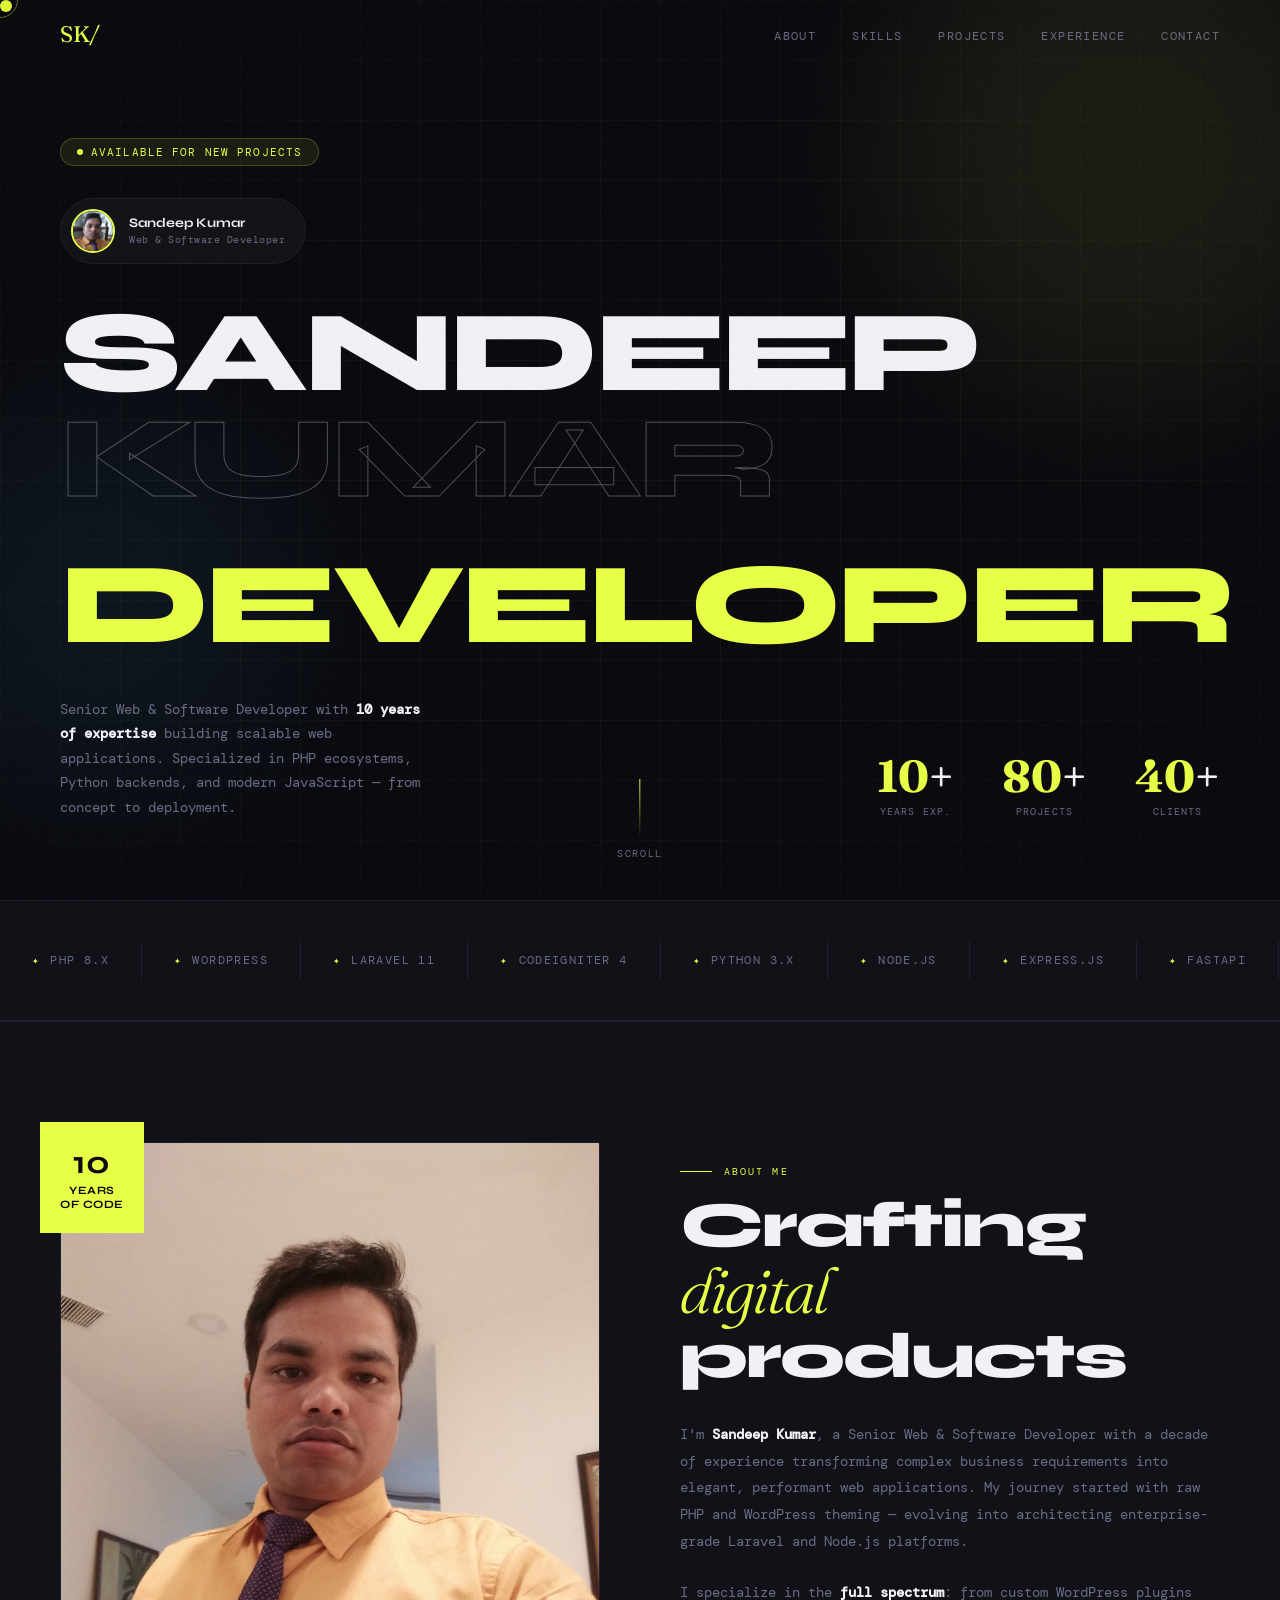
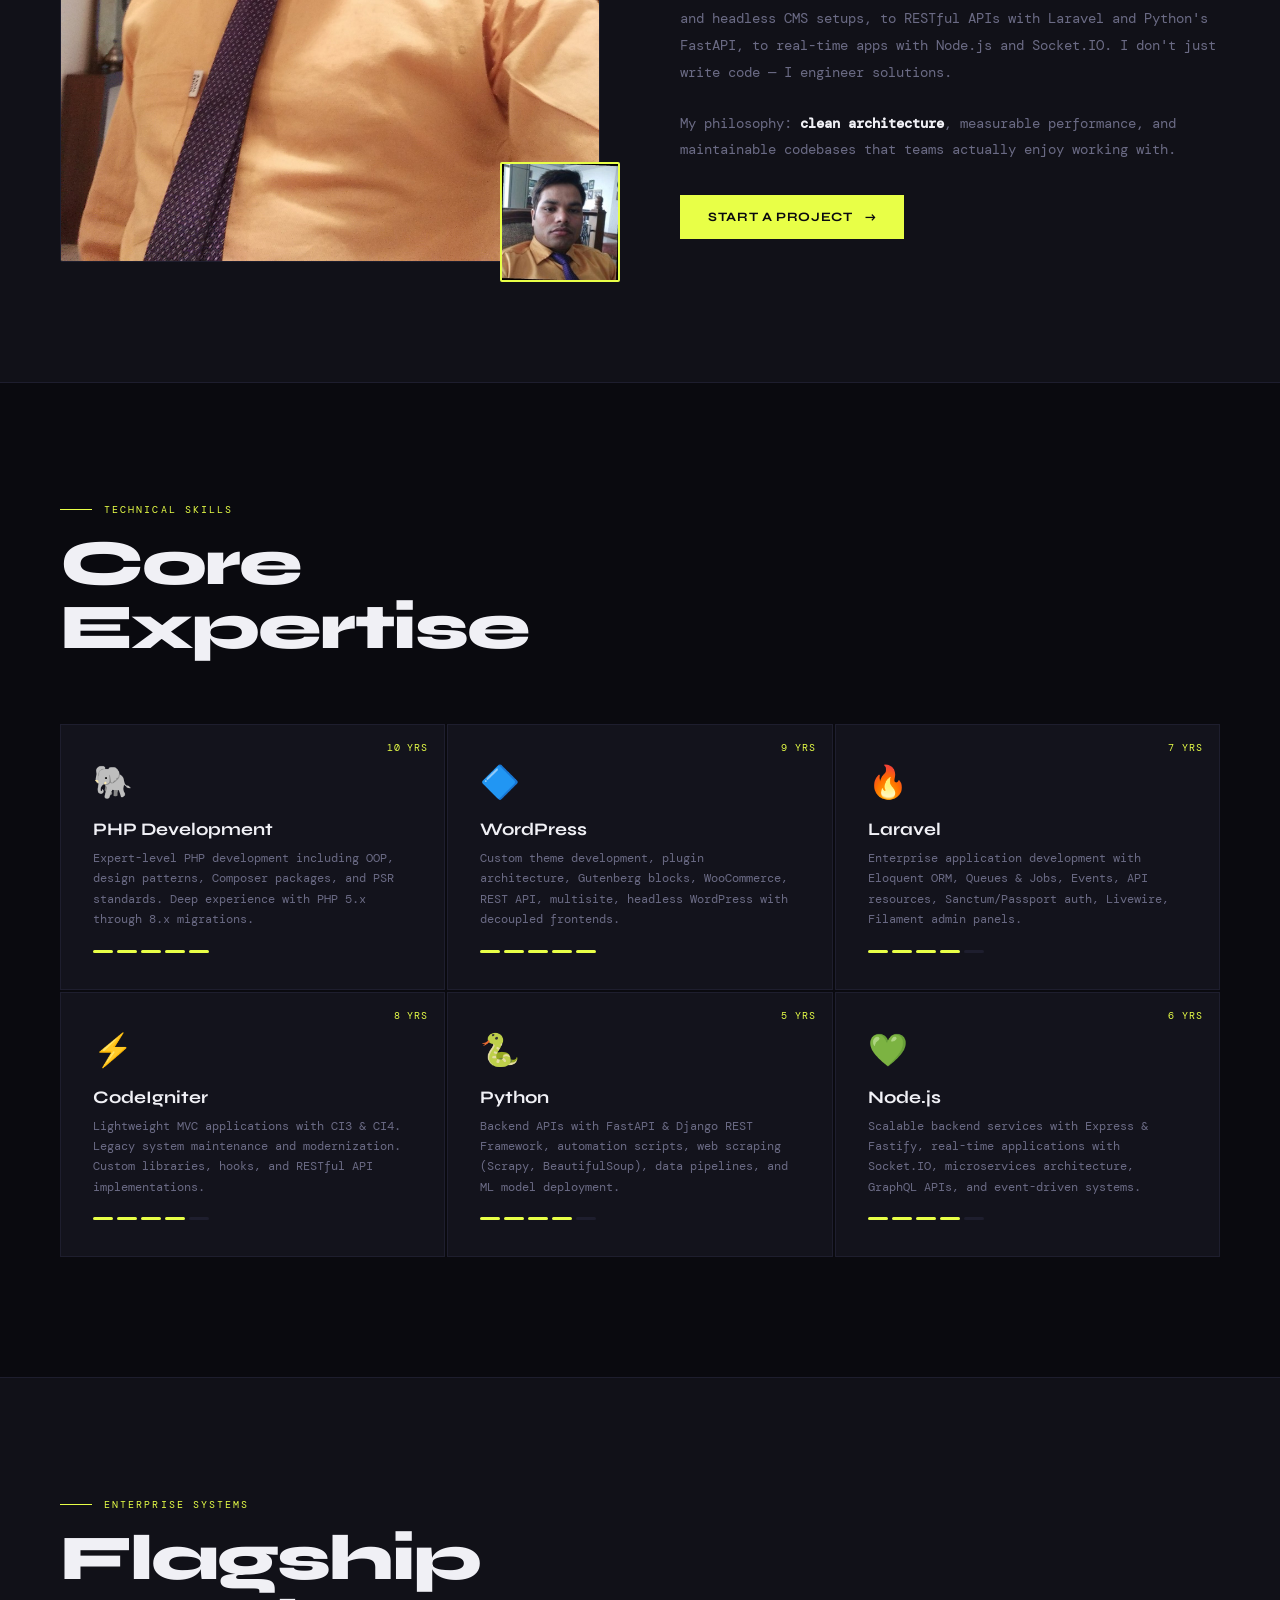
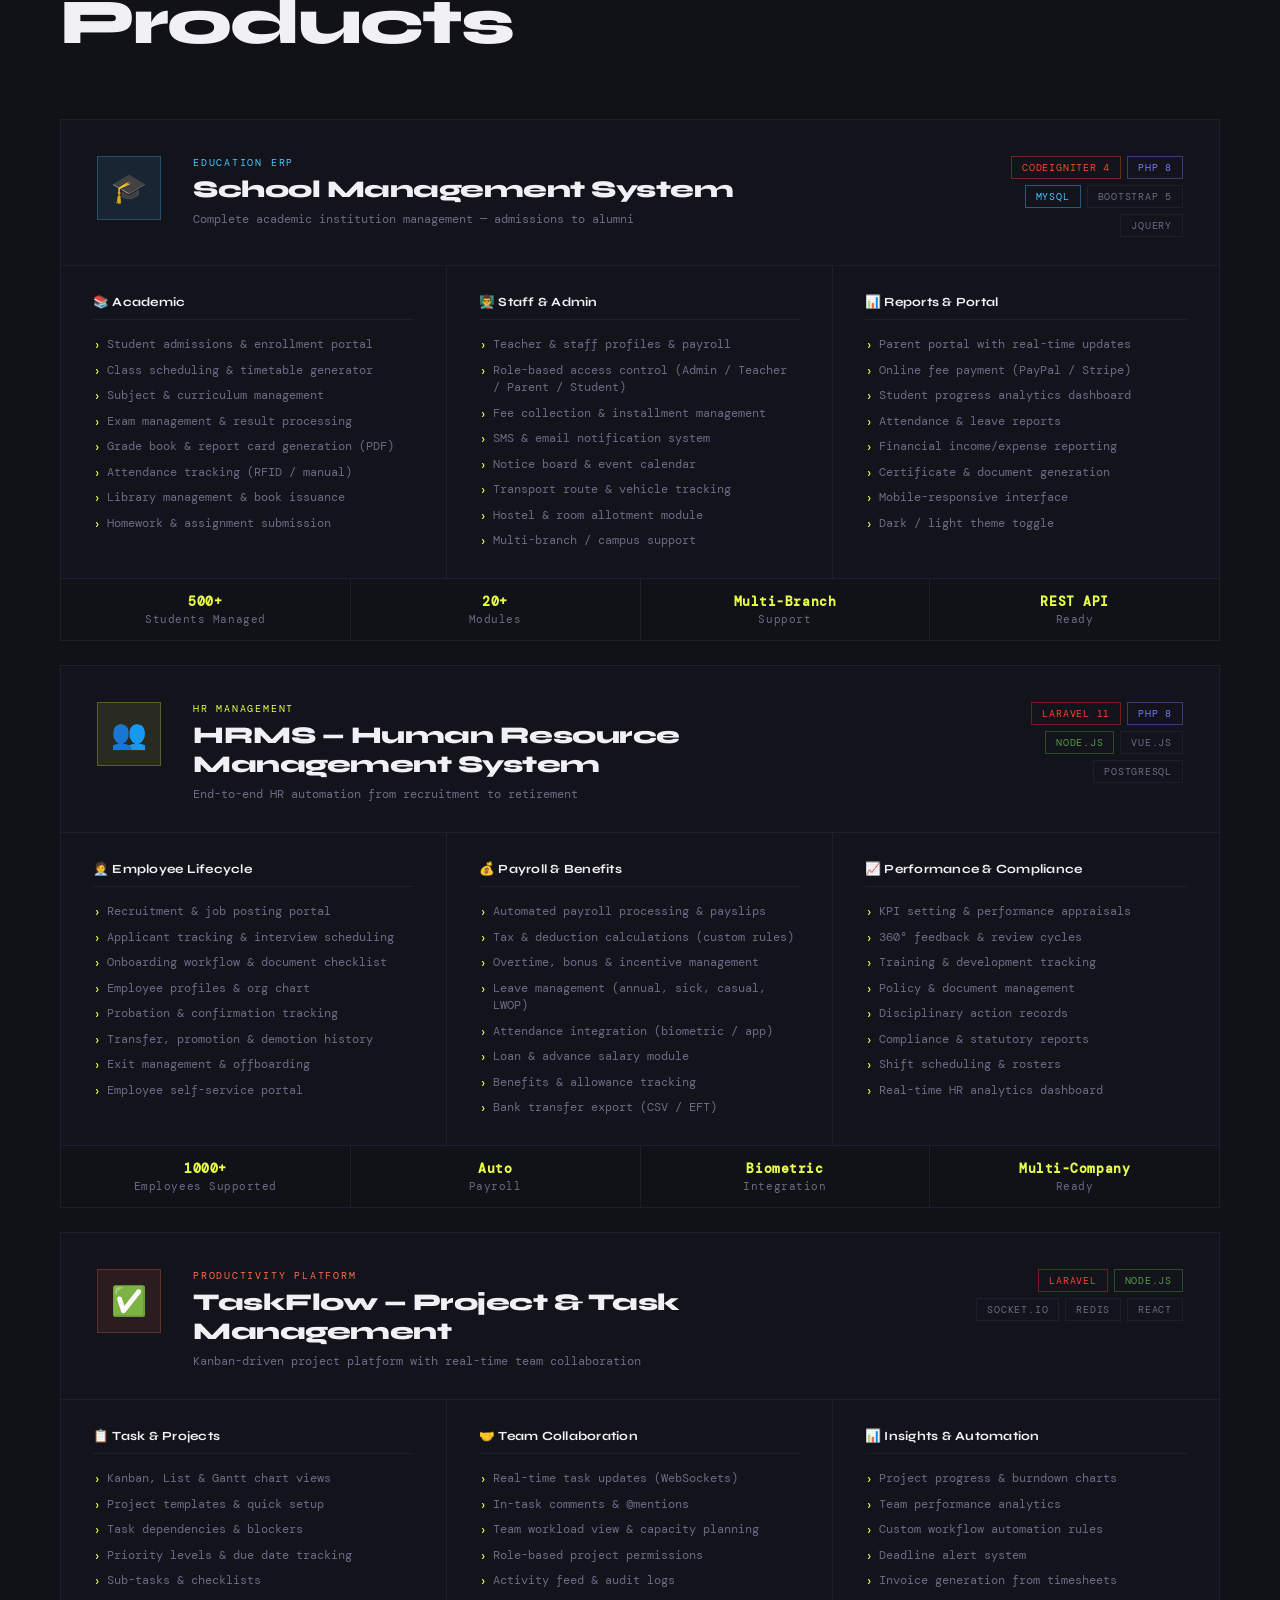
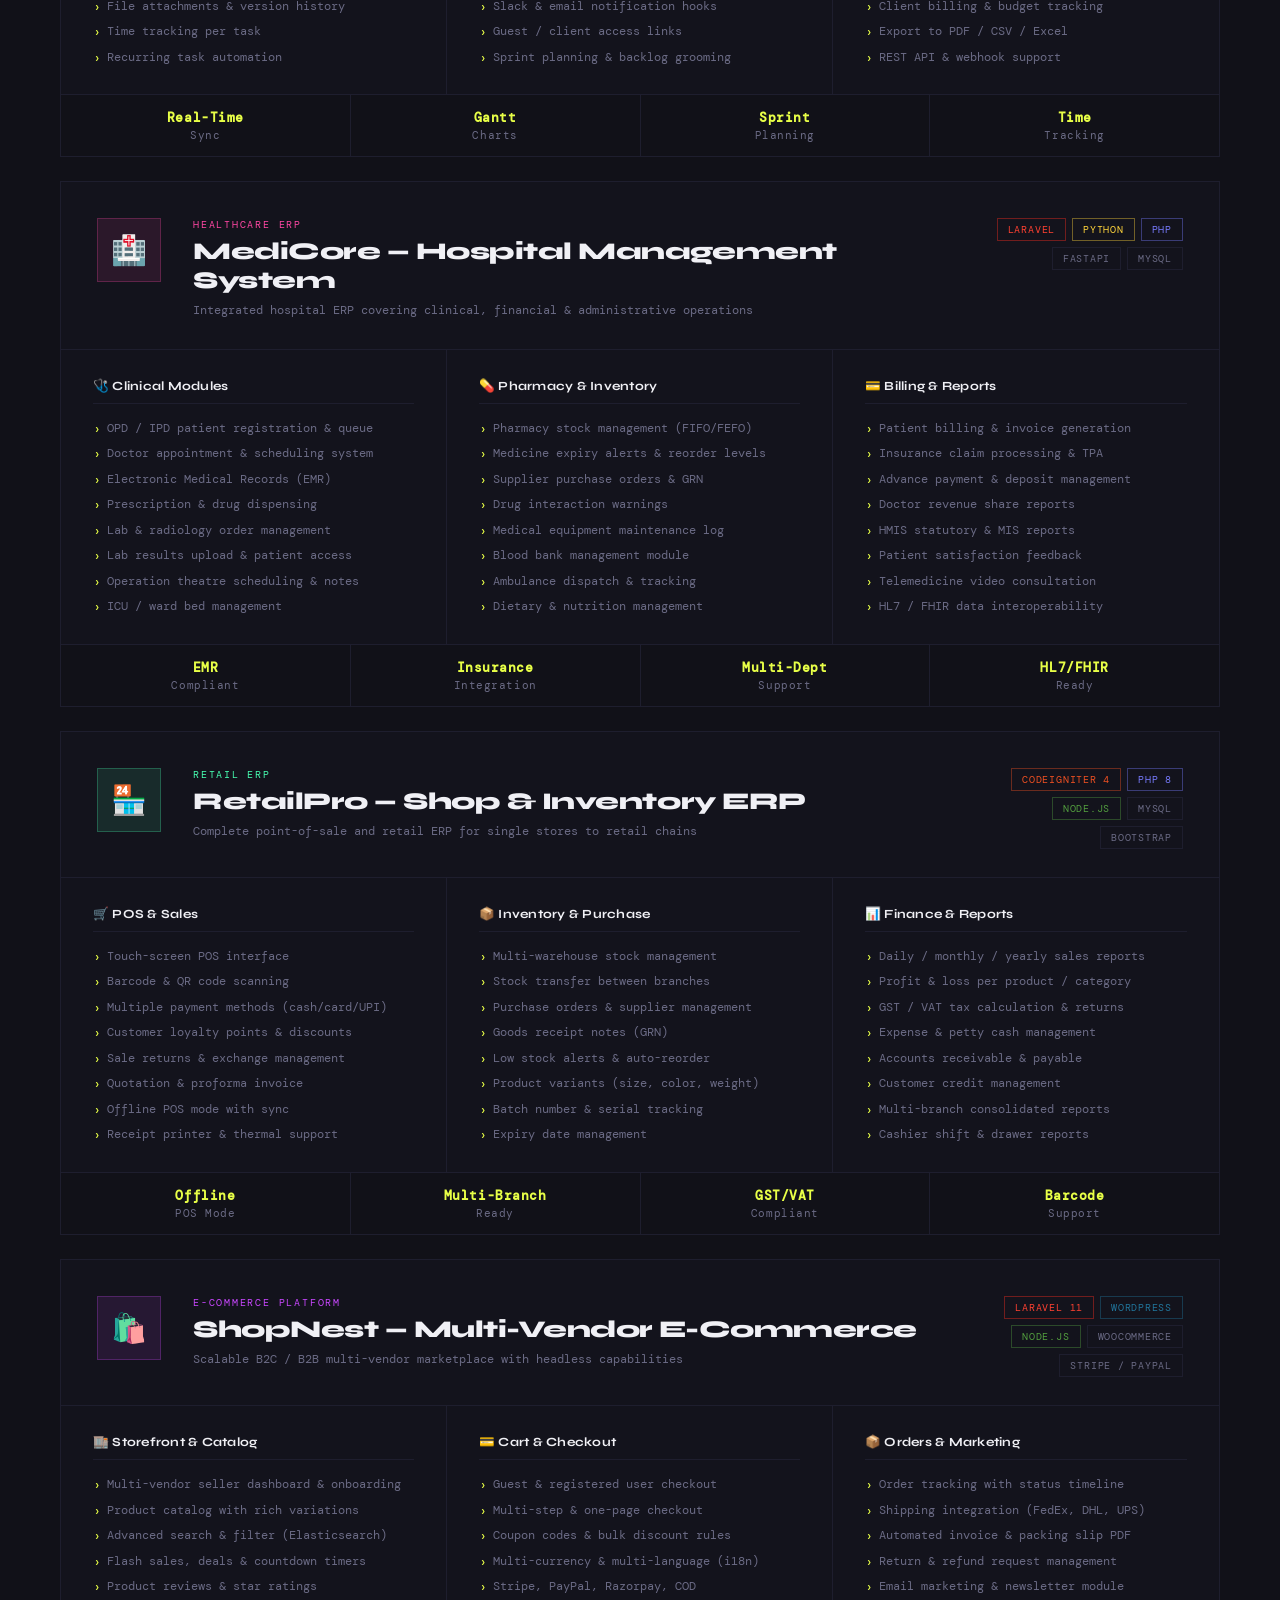
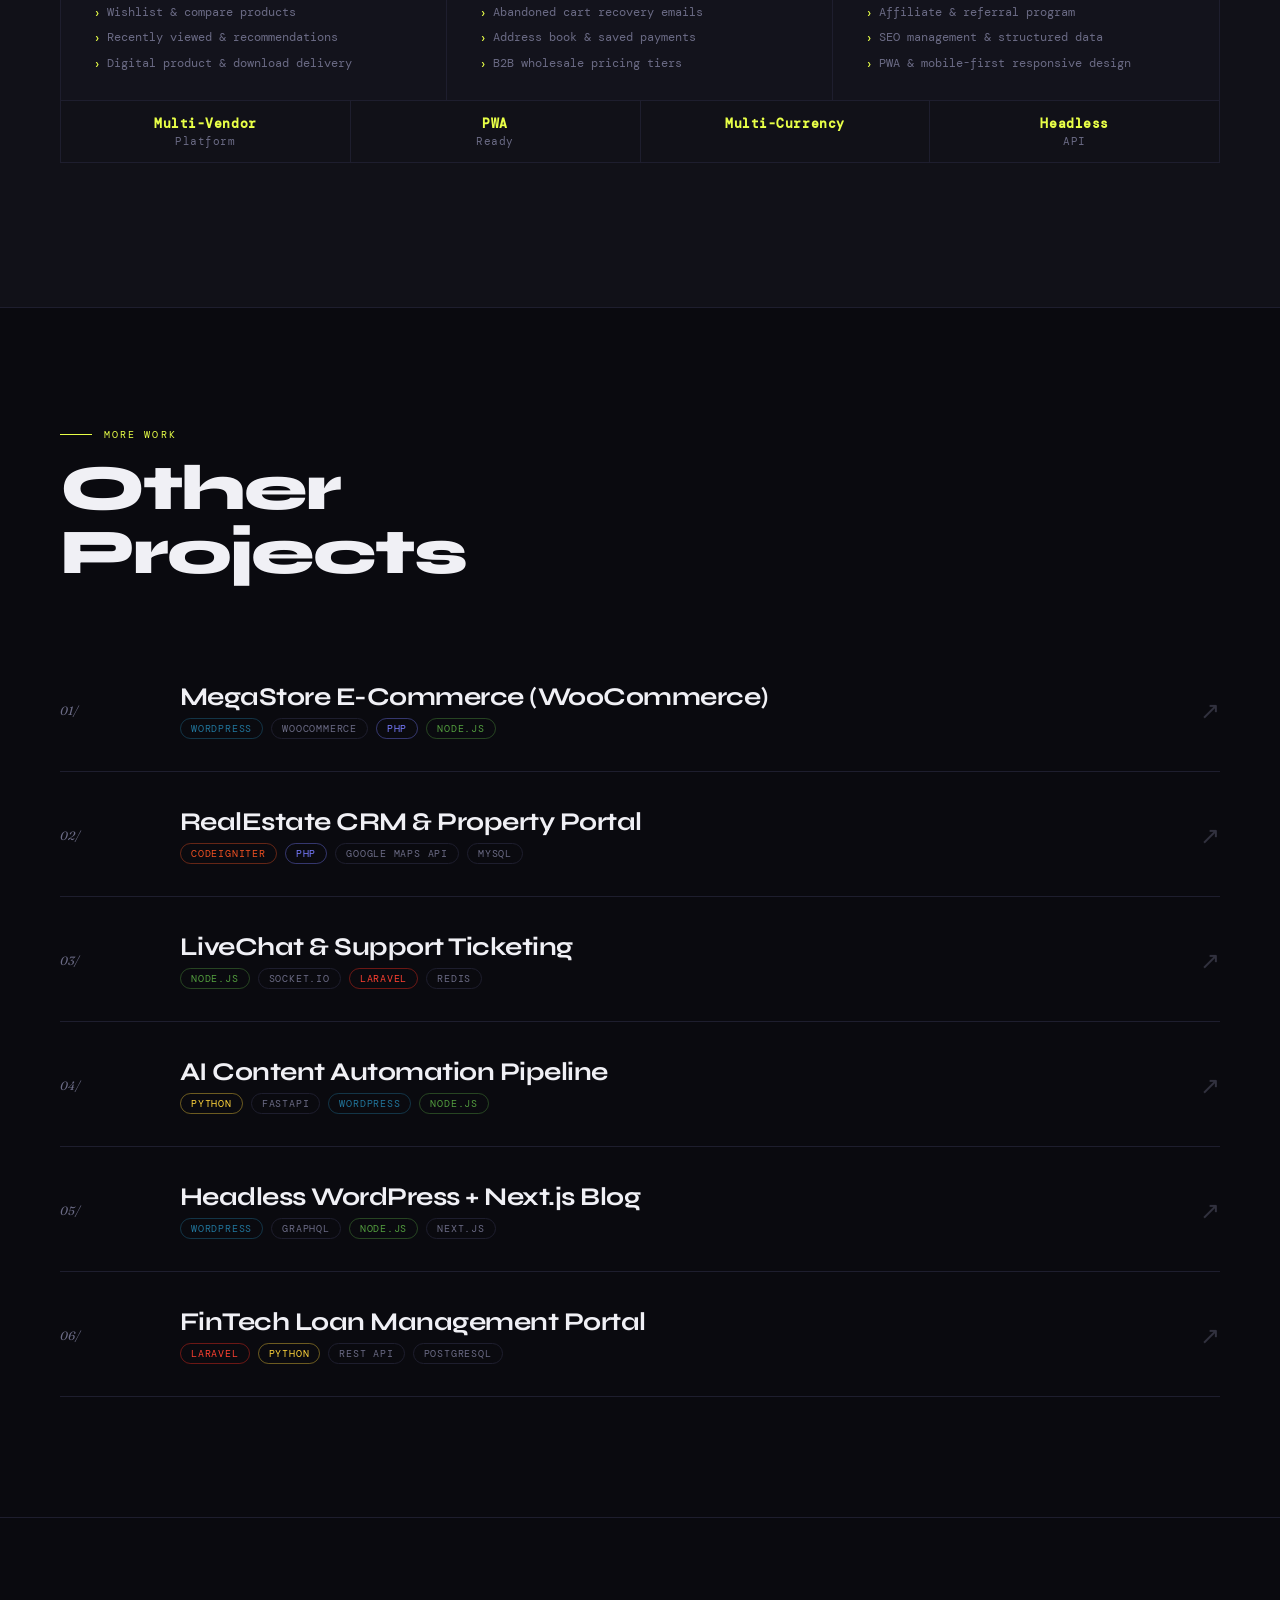
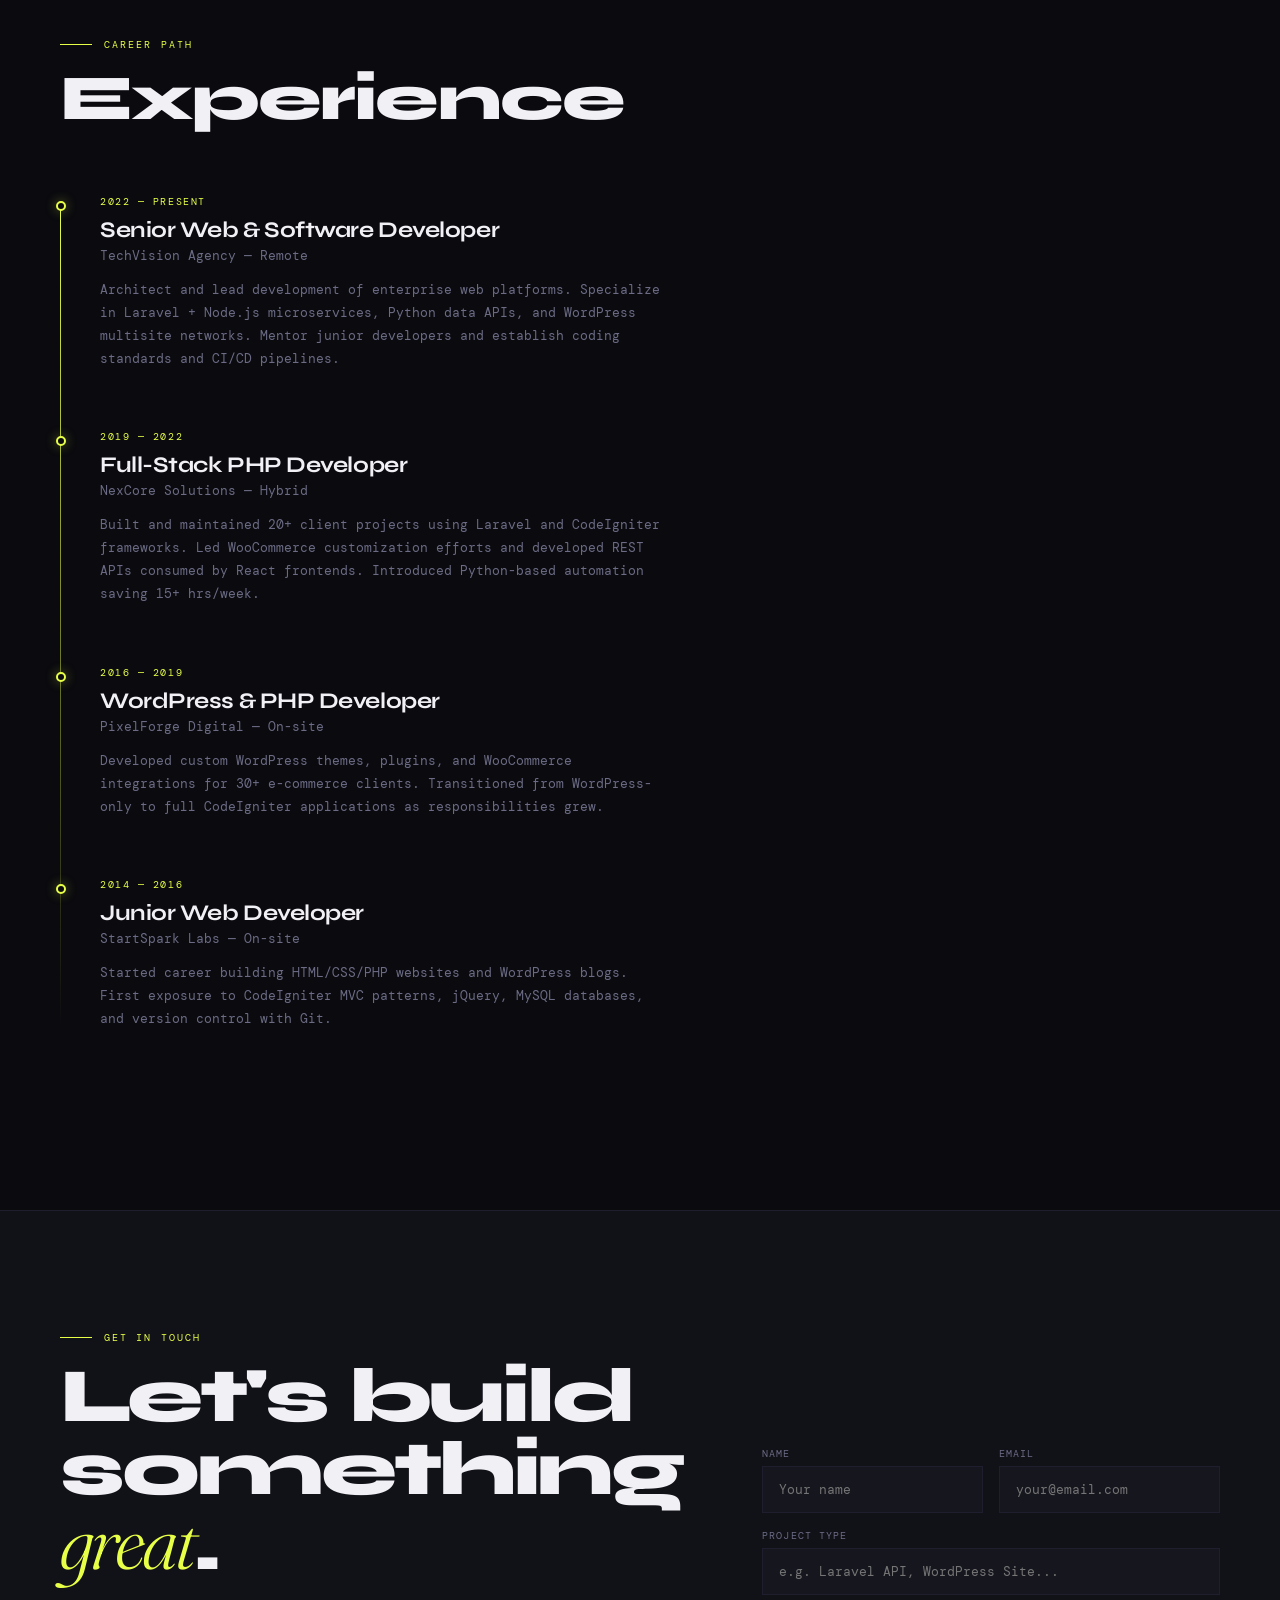
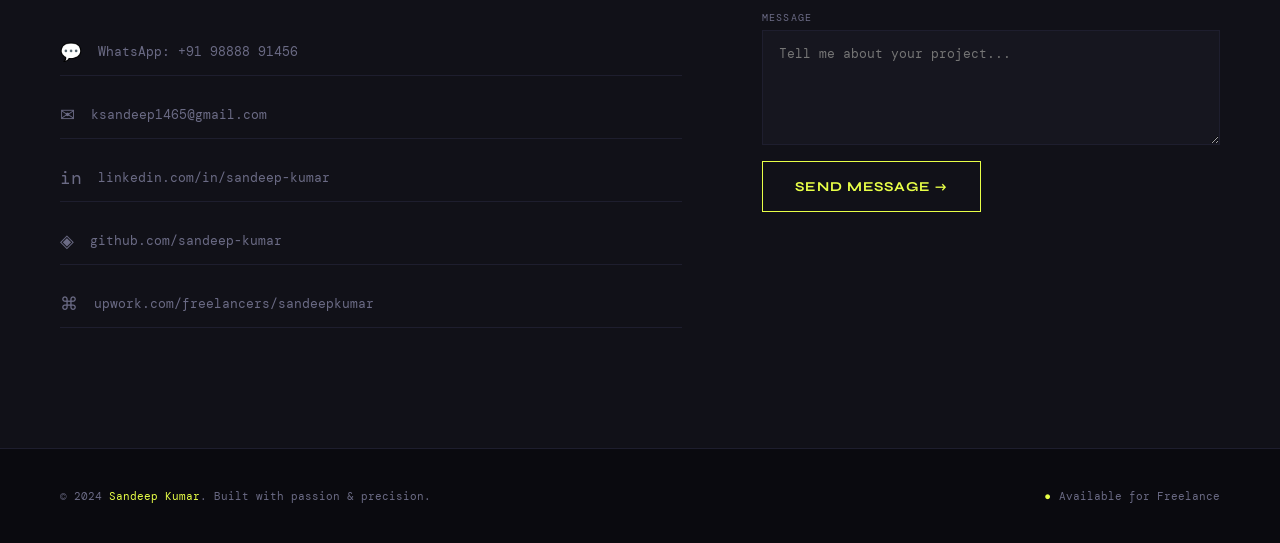
<file: index1.html>
<!DOCTYPE html>
<html lang="en">

<head>
    <meta charset="UTF-8">
    <meta name="viewport" content="width=device-width, initial-scale=1.0">
    <title>Sandeep Kumar — Senior Web & Software Developer</title>
    <link
        href="https://fonts.googleapis.com/css2?family=Syne:wght@400;600;700;800&family=DM+Mono:ital,wght@0,300;0,400;1,300&family=Fraunces:ital,wght@0,300;0,700;1,300&display=swap"
        rel="stylesheet">
    <link rel="stylesheet" href="assets/css/style1.css">
</head>

<body>

    <div class="cursor" id="cursor"></div>
    <div class="cursor-ring" id="cursorRing"></div>

    <!-- NAV -->
    <nav id="nav">
        <div class="nav-logo">SK/</div>
        <ul class="nav-links">
            <li><a href="#about">About</a></li>
            <li><a href="#skills">Skills</a></li>
            <li><a href="#projects">Projects</a></li>
            <li><a href="#experience">Experience</a></li>
            <li><a href="#contact">Contact</a></li>
        </ul>
    </nav>

    <!-- HERO -->
    <section class="hero" id="hero">
        <div class="hero-grid"></div>
        <div class="hero-orb orb1"></div>
        <div class="hero-orb orb2"></div>

        <div class="hero-badge"><span></span> Available for new projects</div>

        <div class="hero-profile-float">
            <img src="./assets/images/SandeepKumar.jpg" alt="Sandeep Kumar" />
            <div class="hero-profile-info">
                <span class="hero-profile-name">Sandeep Kumar</span>
                <span class="hero-profile-title">Web & Software Developer</span>
            </div>
        </div>

        <h5 class="hero-title">
            <span class="line1">SANDEEP</span>
            <span class="line2">KUMAR</span>
        </h5>
        <h6 class="hero-title">
            <span class="line3">DEVELOPER</span>
        </h6>

        <div class="hero-bottom">
            <p class="hero-desc">
                Senior Web & Software Developer with <strong style="color:var(--text)">10 years of expertise</strong>
                building scalable web applications. Specialized in PHP ecosystems, Python backends, and modern
                JavaScript — from concept to deployment.
            </p>
            <div class="hero-stats">
                <div class="stat-item">
                    <span class="stat-num"><span class="stat-accent">10</span>+</span>
                    <span class="stat-label">Years Exp.</span>
                </div>
                <div class="stat-item">
                    <span class="stat-num"><span class="stat-accent">80</span>+</span>
                    <span class="stat-label">Projects</span>
                </div>
                <div class="stat-item">
                    <span class="stat-num"><span class="stat-accent">40</span>+</span>
                    <span class="stat-label">Clients</span>
                </div>
            </div>
        </div>

        <div class="scroll-hint">
            <div class="scroll-line"></div>
            <span>Scroll</span>
        </div>
    </section>

    <!-- MARQUEE -->
    <div class="marquee-section">
        <div class="marquee-track" id="marquee">
            <div class="marquee-item">PHP 8.x</div>
            <div class="marquee-item">WordPress</div>
            <div class="marquee-item">Laravel 11</div>
            <div class="marquee-item">CodeIgniter 4</div>
            <div class="marquee-item">Python 3.x</div>
            <div class="marquee-item">Node.js</div>
            <div class="marquee-item">Express.js</div>
            <div class="marquee-item">FastAPI</div>
            <div class="marquee-item">REST APIs</div>
            <div class="marquee-item">MySQL</div>
            <div class="marquee-item">PostgreSQL</div>
            <div class="marquee-item">MongoDB</div>
            <div class="marquee-item">Redis</div>
            <div class="marquee-item">Docker</div>
            <div class="marquee-item">AWS</div>
            <div class="marquee-item">CI/CD</div>
            <div class="marquee-item">PHP 8.x</div>
            <div class="marquee-item">WordPress</div>
            <div class="marquee-item">Laravel 11</div>
            <div class="marquee-item">CodeIgniter 4</div>
            <div class="marquee-item">Python 3.x</div>
            <div class="marquee-item">Node.js</div>
            <div class="marquee-item">Express.js</div>
            <div class="marquee-item">FastAPI</div>
            <div class="marquee-item">REST APIs</div>
            <div class="marquee-item">MySQL</div>
            <div class="marquee-item">PostgreSQL</div>
            <div class="marquee-item">MongoDB</div>
            <div class="marquee-item">Redis</div>
            <div class="marquee-item">Docker</div>
            <div class="marquee-item">AWS</div>
            <div class="marquee-item">CI/CD</div>
        </div>
    </div>

    <!-- ABOUT -->
    <section class="about" id="about">
        <div class="about-grid">
            <div class="about-img-wrap">
                <div class="about-img-frame">
                    <div class="about-img-placeholder">
                        <div class="about-img-placeholder">
                            <img height="100%" width="100%" src="./assets/images/SandeepKumar1.jpg"
                                alt="Sandeep Kumar — Web & Software Developer" />
                        </div>
                    </div>
                </div>
                <div class="about-img-accent"> <img height="100%" src="./assets/images/SandeepKumar.jpg"
                        alt="Sandeep Kumar — Web & Software Developer" /></div>
                <div class="exp-badge"><strong>10</strong>Years<br>of Code</div>
            </div>
            <div class="about-text">
                <div class="section-tag">About Me</div>
                <h2 class="section-title" style="margin-bottom:32px">Crafting<br><em
                        style="font-family:Fraunces,serif;font-weight:300;font-style:italic;color:var(--accent)">digital</em><br>products
                </h2>
                <p>I'm <strong>Sandeep Kumar</strong>, a Senior Web & Software Developer with a decade of experience
                    transforming complex business requirements into elegant, performant web applications. My journey
                    started with raw PHP and WordPress theming — evolving into architecting enterprise-grade Laravel and
                    Node.js platforms.</p>
                <p>I specialize in the <strong>full spectrum</strong>: from custom WordPress plugins and headless CMS
                    setups, to RESTful APIs with Laravel and Python's FastAPI, to real-time apps with Node.js and
                    Socket.IO. I don't just write code — I engineer solutions.</p>
                <p>My philosophy: <strong>clean architecture</strong>, measurable performance, and maintainable
                    codebases that teams actually enjoy working with.</p>
                <a href="#contact" class="about-cta">
                    <span>Start a Project</span>
                    <span>→</span>
                </a>
            </div>
        </div>
    </section>

    <!-- SKILLS -->
    <section id="skills">
        <div class="section-tag">Technical Skills</div>
        <h2 class="section-title">Core<br>Expertise</h2>
        <div class="skills-grid">
            <div class="skill-card fade-up">
                <span class="skill-tag">10 yrs</span>
                <span class="skill-icon">🐘</span>
                <div class="skill-name">PHP Development</div>
                <div class="skill-desc">Expert-level PHP development including OOP, design patterns, Composer packages,
                    and PSR standards. Deep experience with PHP 5.x through 8.x migrations.</div>
                <div class="skill-level">
                    <div class="skill-dot active"></div>
                    <div class="skill-dot active"></div>
                    <div class="skill-dot active"></div>
                    <div class="skill-dot active"></div>
                    <div class="skill-dot active"></div>
                </div>
            </div>
            <div class="skill-card fade-up">
                <span class="skill-tag">9 yrs</span>
                <span class="skill-icon">🔷</span>
                <div class="skill-name">WordPress</div>
                <div class="skill-desc">Custom theme development, plugin architecture, Gutenberg blocks, WooCommerce,
                    REST API, multisite, headless WordPress with decoupled frontends.</div>
                <div class="skill-level">
                    <div class="skill-dot active"></div>
                    <div class="skill-dot active"></div>
                    <div class="skill-dot active"></div>
                    <div class="skill-dot active"></div>
                    <div class="skill-dot active"></div>
                </div>
            </div>
            <div class="skill-card fade-up">
                <span class="skill-tag">7 yrs</span>
                <span class="skill-icon">🔥</span>
                <div class="skill-name">Laravel</div>
                <div class="skill-desc">Enterprise application development with Eloquent ORM, Queues & Jobs, Events, API
                    resources, Sanctum/Passport auth, Livewire, Filament admin panels.</div>
                <div class="skill-level">
                    <div class="skill-dot active"></div>
                    <div class="skill-dot active"></div>
                    <div class="skill-dot active"></div>
                    <div class="skill-dot active"></div>
                    <div class="skill-dot"></div>
                </div>
            </div>
            <div class="skill-card fade-up">
                <span class="skill-tag">8 yrs</span>
                <span class="skill-icon">⚡</span>
                <div class="skill-name">CodeIgniter</div>
                <div class="skill-desc">Lightweight MVC applications with CI3 & CI4. Legacy system maintenance and
                    modernization. Custom libraries, hooks, and RESTful API implementations.</div>
                <div class="skill-level">
                    <div class="skill-dot active"></div>
                    <div class="skill-dot active"></div>
                    <div class="skill-dot active"></div>
                    <div class="skill-dot active"></div>
                    <div class="skill-dot"></div>
                </div>
            </div>
            <div class="skill-card fade-up">
                <span class="skill-tag">5 yrs</span>
                <span class="skill-icon">🐍</span>
                <div class="skill-name">Python</div>
                <div class="skill-desc">Backend APIs with FastAPI & Django REST Framework, automation scripts, web
                    scraping (Scrapy, BeautifulSoup), data pipelines, and ML model deployment.</div>
                <div class="skill-level">
                    <div class="skill-dot active"></div>
                    <div class="skill-dot active"></div>
                    <div class="skill-dot active"></div>
                    <div class="skill-dot active"></div>
                    <div class="skill-dot"></div>
                </div>
            </div>
            <div class="skill-card fade-up">
                <span class="skill-tag">6 yrs</span>
                <span class="skill-icon">💚</span>
                <div class="skill-name">Node.js</div>
                <div class="skill-desc">Scalable backend services with Express & Fastify, real-time applications with
                    Socket.IO, microservices architecture, GraphQL APIs, and event-driven systems.</div>
                <div class="skill-level">
                    <div class="skill-dot active"></div>
                    <div class="skill-dot active"></div>
                    <div class="skill-dot active"></div>
                    <div class="skill-dot active"></div>
                    <div class="skill-dot"></div>
                </div>
            </div>
        </div>
    </section>

    <!-- ENTERPRISE SYSTEMS SHOWCASE -->
    <section id="projects"
        style="background:var(--bg2);border-top:1px solid var(--border);border-bottom:1px solid var(--border)">
        <div class="section-tag">Enterprise Systems</div>
        <h2 class="section-title">Flagship<br>Products</h2>

        <!-- SCHOOL MANAGEMENT -->
        <div class="erp-card fade-up" data-color="#47c8ff">
            <div class="erp-header">
                <div class="erp-icon-wrap" style="background:rgba(71,200,255,0.1);border-color:rgba(71,200,255,0.25)">
                    <span class="erp-icon">🎓</span>
                </div>
                <div class="erp-meta">
                    <div class="erp-category" style="color:#47c8ff">Education ERP</div>
                    <div class="erp-title">School Management System</div>
                    <div class="erp-subtitle">Complete academic institution management — admissions to alumni</div>
                </div>
                <div class="erp-stack-pills">
                    <span class="spill" style="border-color:rgba(238,80,34,0.4);color:#ee5022">CodeIgniter 4</span>
                    <span class="spill" style="border-color:rgba(119,123,253,0.4);color:#777bfd">PHP 8</span>
                    <span class="spill" style="border-color:rgba(71,200,255,0.4);color:#47c8ff">MySQL</span>
                    <span class="spill">Bootstrap 5</span>
                    <span class="spill">jQuery</span>
                </div>
            </div>
            <div class="erp-features">
                <div class="erp-feat-group">
                    <div class="erp-feat-head">📚 Academic</div>
                    <ul class="erp-feat-list">
                        <li>Student admissions & enrollment portal</li>
                        <li>Class scheduling & timetable generator</li>
                        <li>Subject & curriculum management</li>
                        <li>Exam management & result processing</li>
                        <li>Grade book & report card generation (PDF)</li>
                        <li>Attendance tracking (RFID / manual)</li>
                        <li>Library management & book issuance</li>
                        <li>Homework & assignment submission</li>
                    </ul>
                </div>
                <div class="erp-feat-group">
                    <div class="erp-feat-head">👨‍🏫 Staff & Admin</div>
                    <ul class="erp-feat-list">
                        <li>Teacher & staff profiles & payroll</li>
                        <li>Role-based access control (Admin / Teacher / Parent / Student)</li>
                        <li>Fee collection & installment management</li>
                        <li>SMS & email notification system</li>
                        <li>Notice board & event calendar</li>
                        <li>Transport route & vehicle tracking</li>
                        <li>Hostel & room allotment module</li>
                        <li>Multi-branch / campus support</li>
                    </ul>
                </div>
                <div class="erp-feat-group">
                    <div class="erp-feat-head">📊 Reports & Portal</div>
                    <ul class="erp-feat-list">
                        <li>Parent portal with real-time updates</li>
                        <li>Online fee payment (PayPal / Stripe)</li>
                        <li>Student progress analytics dashboard</li>
                        <li>Attendance & leave reports</li>
                        <li>Financial income/expense reporting</li>
                        <li>Certificate & document generation</li>
                        <li>Mobile-responsive interface</li>
                        <li>Dark / light theme toggle</li>
                    </ul>
                </div>
            </div>
            <div class="erp-footer-bar">
                <span class="erp-stat"><strong>500+</strong> Students Managed</span>
                <span class="erp-stat"><strong>20+</strong> Modules</span>
                <span class="erp-stat"><strong>Multi-Branch</strong> Support</span>
                <span class="erp-stat"><strong>REST API</strong> Ready</span>
            </div>
        </div>

        <!-- HRMS -->
        <div class="erp-card fade-up" data-color="#e8ff47">
            <div class="erp-header">
                <div class="erp-icon-wrap" style="background:rgba(232,255,71,0.1);border-color:rgba(232,255,71,0.25)">
                    <span class="erp-icon">👥</span>
                </div>
                <div class="erp-meta">
                    <div class="erp-category" style="color:#e8ff47">HR Management</div>
                    <div class="erp-title">HRMS — Human Resource Management System</div>
                    <div class="erp-subtitle">End-to-end HR automation from recruitment to retirement</div>
                </div>
                <div class="erp-stack-pills">
                    <span class="spill" style="border-color:rgba(255,45,32,0.4);color:#ff4131">Laravel 11</span>
                    <span class="spill" style="border-color:rgba(119,123,253,0.4);color:#777bfd">PHP 8</span>
                    <span class="spill" style="border-color:rgba(83,158,63,0.4);color:#539e3f">Node.js</span>
                    <span class="spill">Vue.js</span>
                    <span class="spill">PostgreSQL</span>
                </div>
            </div>
            <div class="erp-features">
                <div class="erp-feat-group">
                    <div class="erp-feat-head">🧑‍💼 Employee Lifecycle</div>
                    <ul class="erp-feat-list">
                        <li>Recruitment & job posting portal</li>
                        <li>Applicant tracking & interview scheduling</li>
                        <li>Onboarding workflow & document checklist</li>
                        <li>Employee profiles & org chart</li>
                        <li>Probation & confirmation tracking</li>
                        <li>Transfer, promotion & demotion history</li>
                        <li>Exit management & offboarding</li>
                        <li>Employee self-service portal</li>
                    </ul>
                </div>
                <div class="erp-feat-group">
                    <div class="erp-feat-head">💰 Payroll & Benefits</div>
                    <ul class="erp-feat-list">
                        <li>Automated payroll processing & payslips</li>
                        <li>Tax & deduction calculations (custom rules)</li>
                        <li>Overtime, bonus & incentive management</li>
                        <li>Leave management (annual, sick, casual, LWOP)</li>
                        <li>Attendance integration (biometric / app)</li>
                        <li>Loan & advance salary module</li>
                        <li>Benefits & allowance tracking</li>
                        <li>Bank transfer export (CSV / EFT)</li>
                    </ul>
                </div>
                <div class="erp-feat-group">
                    <div class="erp-feat-head">📈 Performance & Compliance</div>
                    <ul class="erp-feat-list">
                        <li>KPI setting & performance appraisals</li>
                        <li>360° feedback & review cycles</li>
                        <li>Training & development tracking</li>
                        <li>Policy & document management</li>
                        <li>Disciplinary action records</li>
                        <li>Compliance & statutory reports</li>
                        <li>Shift scheduling & rosters</li>
                        <li>Real-time HR analytics dashboard</li>
                    </ul>
                </div>
            </div>
            <div class="erp-footer-bar">
                <span class="erp-stat"><strong>1000+</strong> Employees Supported</span>
                <span class="erp-stat"><strong>Auto</strong> Payroll</span>
                <span class="erp-stat"><strong>Biometric</strong> Integration</span>
                <span class="erp-stat"><strong>Multi-Company</strong> Ready</span>
            </div>
        </div>

        <!-- TASK MANAGEMENT -->
        <div class="erp-card fade-up" data-color="#ff6b47">
            <div class="erp-header">
                <div class="erp-icon-wrap" style="background:rgba(255,107,71,0.1);border-color:rgba(255,107,71,0.25)">
                    <span class="erp-icon">✅</span>
                </div>
                <div class="erp-meta">
                    <div class="erp-category" style="color:#ff6b47">Productivity Platform</div>
                    <div class="erp-title">TaskFlow — Project & Task Management</div>
                    <div class="erp-subtitle">Kanban-driven project platform with real-time team collaboration</div>
                </div>
                <div class="erp-stack-pills">
                    <span class="spill" style="border-color:rgba(255,45,32,0.4);color:#ff4131">Laravel</span>
                    <span class="spill" style="border-color:rgba(83,158,63,0.4);color:#539e3f">Node.js</span>
                    <span class="spill">Socket.IO</span>
                    <span class="spill">Redis</span>
                    <span class="spill">React</span>
                </div>
            </div>
            <div class="erp-features">
                <div class="erp-feat-group">
                    <div class="erp-feat-head">📋 Task & Projects</div>
                    <ul class="erp-feat-list">
                        <li>Kanban, List & Gantt chart views</li>
                        <li>Project templates & quick setup</li>
                        <li>Task dependencies & blockers</li>
                        <li>Priority levels & due date tracking</li>
                        <li>Sub-tasks & checklists</li>
                        <li>File attachments & version history</li>
                        <li>Time tracking per task</li>
                        <li>Recurring task automation</li>
                    </ul>
                </div>
                <div class="erp-feat-group">
                    <div class="erp-feat-head">🤝 Team Collaboration</div>
                    <ul class="erp-feat-list">
                        <li>Real-time task updates (WebSockets)</li>
                        <li>In-task comments & @mentions</li>
                        <li>Team workload view & capacity planning</li>
                        <li>Role-based project permissions</li>
                        <li>Activity feed & audit logs</li>
                        <li>Slack & email notification hooks</li>
                        <li>Guest / client access links</li>
                        <li>Sprint planning & backlog grooming</li>
                    </ul>
                </div>
                <div class="erp-feat-group">
                    <div class="erp-feat-head">📊 Insights & Automation</div>
                    <ul class="erp-feat-list">
                        <li>Project progress & burndown charts</li>
                        <li>Team performance analytics</li>
                        <li>Custom workflow automation rules</li>
                        <li>Deadline alert system</li>
                        <li>Invoice generation from timesheets</li>
                        <li>Client billing & budget tracking</li>
                        <li>Export to PDF / CSV / Excel</li>
                        <li>REST API & webhook support</li>
                    </ul>
                </div>
            </div>
            <div class="erp-footer-bar">
                <span class="erp-stat"><strong>Real-Time</strong> Sync</span>
                <span class="erp-stat"><strong>Gantt</strong> Charts</span>
                <span class="erp-stat"><strong>Sprint</strong> Planning</span>
                <span class="erp-stat"><strong>Time</strong> Tracking</span>
            </div>
        </div>

        <!-- HOSPITAL ERP -->
        <div class="erp-card fade-up" data-color="#ff47a3">
            <div class="erp-header">
                <div class="erp-icon-wrap" style="background:rgba(255,71,163,0.1);border-color:rgba(255,71,163,0.25)">
                    <span class="erp-icon">🏥</span>
                </div>
                <div class="erp-meta">
                    <div class="erp-category" style="color:#ff47a3">Healthcare ERP</div>
                    <div class="erp-title">MediCore — Hospital Management System</div>
                    <div class="erp-subtitle">Integrated hospital ERP covering clinical, financial & administrative
                        operations</div>
                </div>
                <div class="erp-stack-pills">
                    <span class="spill" style="border-color:rgba(255,45,32,0.4);color:#ff4131">Laravel</span>
                    <span class="spill" style="border-color:rgba(255,212,59,0.4);color:#ffd43b">Python</span>
                    <span class="spill" style="border-color:rgba(119,123,253,0.4);color:#777bfd">PHP</span>
                    <span class="spill">FastAPI</span>
                    <span class="spill">MySQL</span>
                </div>
            </div>
            <div class="erp-features">
                <div class="erp-feat-group">
                    <div class="erp-feat-head">🩺 Clinical Modules</div>
                    <ul class="erp-feat-list">
                        <li>OPD / IPD patient registration & queue</li>
                        <li>Doctor appointment & scheduling system</li>
                        <li>Electronic Medical Records (EMR)</li>
                        <li>Prescription & drug dispensing</li>
                        <li>Lab & radiology order management</li>
                        <li>Lab results upload & patient access</li>
                        <li>Operation theatre scheduling & notes</li>
                        <li>ICU / ward bed management</li>
                    </ul>
                </div>
                <div class="erp-feat-group">
                    <div class="erp-feat-head">💊 Pharmacy & Inventory</div>
                    <ul class="erp-feat-list">
                        <li>Pharmacy stock management (FIFO/FEFO)</li>
                        <li>Medicine expiry alerts & reorder levels</li>
                        <li>Supplier purchase orders & GRN</li>
                        <li>Drug interaction warnings</li>
                        <li>Medical equipment maintenance log</li>
                        <li>Blood bank management module</li>
                        <li>Ambulance dispatch & tracking</li>
                        <li>Dietary & nutrition management</li>
                    </ul>
                </div>
                <div class="erp-feat-group">
                    <div class="erp-feat-head">💳 Billing & Reports</div>
                    <ul class="erp-feat-list">
                        <li>Patient billing & invoice generation</li>
                        <li>Insurance claim processing & TPA</li>
                        <li>Advance payment & deposit management</li>
                        <li>Doctor revenue share reports</li>
                        <li>HMIS statutory & MIS reports</li>
                        <li>Patient satisfaction feedback</li>
                        <li>Telemedicine video consultation</li>
                        <li>HL7 / FHIR data interoperability</li>
                    </ul>
                </div>
            </div>
            <div class="erp-footer-bar">
                <span class="erp-stat"><strong>EMR</strong> Compliant</span>
                <span class="erp-stat"><strong>Insurance</strong> Integration</span>
                <span class="erp-stat"><strong>Multi-Dept</strong> Support</span>
                <span class="erp-stat"><strong>HL7/FHIR</strong> Ready</span>
            </div>
        </div>

        <!-- SHOP / RETAIL ERP -->
        <div class="erp-card fade-up" data-color="#47ffb2">
            <div class="erp-header">
                <div class="erp-icon-wrap" style="background:rgba(71,255,178,0.1);border-color:rgba(71,255,178,0.25)">
                    <span class="erp-icon">🏪</span>
                </div>
                <div class="erp-meta">
                    <div class="erp-category" style="color:#47ffb2">Retail ERP</div>
                    <div class="erp-title">RetailPro — Shop & Inventory ERP</div>
                    <div class="erp-subtitle">Complete point-of-sale and retail ERP for single stores to retail chains
                    </div>
                </div>
                <div class="erp-stack-pills">
                    <span class="spill" style="border-color:rgba(238,80,34,0.4);color:#ee5022">CodeIgniter 4</span>
                    <span class="spill" style="border-color:rgba(119,123,253,0.4);color:#777bfd">PHP 8</span>
                    <span class="spill" style="border-color:rgba(83,158,63,0.4);color:#539e3f">Node.js</span>
                    <span class="spill">MySQL</span>
                    <span class="spill">Bootstrap</span>
                </div>
            </div>
            <div class="erp-features">
                <div class="erp-feat-group">
                    <div class="erp-feat-head">🛒 POS & Sales</div>
                    <ul class="erp-feat-list">
                        <li>Touch-screen POS interface</li>
                        <li>Barcode & QR code scanning</li>
                        <li>Multiple payment methods (cash/card/UPI)</li>
                        <li>Customer loyalty points & discounts</li>
                        <li>Sale returns & exchange management</li>
                        <li>Quotation & proforma invoice</li>
                        <li>Offline POS mode with sync</li>
                        <li>Receipt printer & thermal support</li>
                    </ul>
                </div>
                <div class="erp-feat-group">
                    <div class="erp-feat-head">📦 Inventory & Purchase</div>
                    <ul class="erp-feat-list">
                        <li>Multi-warehouse stock management</li>
                        <li>Stock transfer between branches</li>
                        <li>Purchase orders & supplier management</li>
                        <li>Goods receipt notes (GRN)</li>
                        <li>Low stock alerts & auto-reorder</li>
                        <li>Product variants (size, color, weight)</li>
                        <li>Batch number & serial tracking</li>
                        <li>Expiry date management</li>
                    </ul>
                </div>
                <div class="erp-feat-group">
                    <div class="erp-feat-head">📊 Finance & Reports</div>
                    <ul class="erp-feat-list">
                        <li>Daily / monthly / yearly sales reports</li>
                        <li>Profit & loss per product / category</li>
                        <li>GST / VAT tax calculation & returns</li>
                        <li>Expense & petty cash management</li>
                        <li>Accounts receivable & payable</li>
                        <li>Customer credit management</li>
                        <li>Multi-branch consolidated reports</li>
                        <li>Cashier shift & drawer reports</li>
                    </ul>
                </div>
            </div>
            <div class="erp-footer-bar">
                <span class="erp-stat"><strong>Offline</strong> POS Mode</span>
                <span class="erp-stat"><strong>Multi-Branch</strong> Ready</span>
                <span class="erp-stat"><strong>GST/VAT</strong> Compliant</span>
                <span class="erp-stat"><strong>Barcode</strong> Support</span>
            </div>
        </div>

        <!-- E-COMMERCE -->
        <div class="erp-card fade-up" data-color="#c947ff">
            <div class="erp-header">
                <div class="erp-icon-wrap" style="background:rgba(201,71,255,0.1);border-color:rgba(201,71,255,0.25)">
                    <span class="erp-icon">🛍️</span>
                </div>
                <div class="erp-meta">
                    <div class="erp-category" style="color:#c947ff">E-Commerce Platform</div>
                    <div class="erp-title">ShopNest — Multi-Vendor E-Commerce</div>
                    <div class="erp-subtitle">Scalable B2C / B2B multi-vendor marketplace with headless capabilities
                    </div>
                </div>
                <div class="erp-stack-pills">
                    <span class="spill" style="border-color:rgba(255,45,32,0.4);color:#ff4131">Laravel 11</span>
                    <span class="spill" style="border-color:rgba(33,117,155,0.4);color:#21759b">WordPress</span>
                    <span class="spill" style="border-color:rgba(83,158,63,0.4);color:#539e3f">Node.js</span>
                    <span class="spill">WooCommerce</span>
                    <span class="spill">Stripe / PayPal</span>
                </div>
            </div>
            <div class="erp-features">
                <div class="erp-feat-group">
                    <div class="erp-feat-head">🏬 Storefront & Catalog</div>
                    <ul class="erp-feat-list">
                        <li>Multi-vendor seller dashboard & onboarding</li>
                        <li>Product catalog with rich variations</li>
                        <li>Advanced search & filter (Elasticsearch)</li>
                        <li>Flash sales, deals & countdown timers</li>
                        <li>Product reviews & star ratings</li>
                        <li>Wishlist & compare products</li>
                        <li>Recently viewed & recommendations</li>
                        <li>Digital product & download delivery</li>
                    </ul>
                </div>
                <div class="erp-feat-group">
                    <div class="erp-feat-head">💳 Cart & Checkout</div>
                    <ul class="erp-feat-list">
                        <li>Guest & registered user checkout</li>
                        <li>Multi-step & one-page checkout</li>
                        <li>Coupon codes & bulk discount rules</li>
                        <li>Multi-currency & multi-language (i18n)</li>
                        <li>Stripe, PayPal, Razorpay, COD</li>
                        <li>Abandoned cart recovery emails</li>
                        <li>Address book & saved payments</li>
                        <li>B2B wholesale pricing tiers</li>
                    </ul>
                </div>
                <div class="erp-feat-group">
                    <div class="erp-feat-head">📦 Orders & Marketing</div>
                    <ul class="erp-feat-list">
                        <li>Order tracking with status timeline</li>
                        <li>Shipping integration (FedEx, DHL, UPS)</li>
                        <li>Automated invoice & packing slip PDF</li>
                        <li>Return & refund request management</li>
                        <li>Email marketing & newsletter module</li>
                        <li>Affiliate & referral program</li>
                        <li>SEO management & structured data</li>
                        <li>PWA & mobile-first responsive design</li>
                    </ul>
                </div>
            </div>
            <div class="erp-footer-bar">
                <span class="erp-stat"><strong>Multi-Vendor</strong> Platform</span>
                <span class="erp-stat"><strong>PWA</strong> Ready</span>
                <span class="erp-stat"><strong>Multi-Currency</strong></span>
                <span class="erp-stat"><strong>Headless</strong> API</span>
            </div>
        </div>

    </section>

    <!-- OTHER PROJECTS LIST -->
    <section style="border-bottom:1px solid var(--border)">
        <div class="section-tag">More Work</div>
        <h2 class="section-title">Other<br>Projects</h2>
        <div class="projects-grid">
            <div class="project-row fade-up">
                <div class="project-num">01/</div>
                <div class="project-info">
                    <div class="project-title">MegaStore E-Commerce (WooCommerce)</div>
                    <div class="project-tags">
                        <span class="ptag wp">WordPress</span>
                        <span class="ptag">WooCommerce</span>
                        <span class="ptag php">PHP</span>
                        <span class="ptag node">Node.js</span>
                    </div>
                </div>
                <div class="project-arrow">↗</div>
            </div>
            <div class="project-row fade-up">
                <div class="project-num">02/</div>
                <div class="project-info">
                    <div class="project-title">RealEstate CRM & Property Portal</div>
                    <div class="project-tags">
                        <span class="ptag ci">CodeIgniter</span>
                        <span class="ptag php">PHP</span>
                        <span class="ptag">Google Maps API</span>
                        <span class="ptag">MySQL</span>
                    </div>
                </div>
                <div class="project-arrow">↗</div>
            </div>
            <div class="project-row fade-up">
                <div class="project-num">03/</div>
                <div class="project-info">
                    <div class="project-title">LiveChat & Support Ticketing</div>
                    <div class="project-tags">
                        <span class="ptag node">Node.js</span>
                        <span class="ptag">Socket.IO</span>
                        <span class="ptag laravel">Laravel</span>
                        <span class="ptag">Redis</span>
                    </div>
                </div>
                <div class="project-arrow">↗</div>
            </div>
            <div class="project-row fade-up">
                <div class="project-num">04/</div>
                <div class="project-info">
                    <div class="project-title">AI Content Automation Pipeline</div>
                    <div class="project-tags">
                        <span class="ptag python">Python</span>
                        <span class="ptag">FastAPI</span>
                        <span class="ptag wp">WordPress</span>
                        <span class="ptag node">Node.js</span>
                    </div>
                </div>
                <div class="project-arrow">↗</div>
            </div>
            <div class="project-row fade-up">
                <div class="project-num">05/</div>
                <div class="project-info">
                    <div class="project-title">Headless WordPress + Next.js Blog</div>
                    <div class="project-tags">
                        <span class="ptag wp">WordPress</span>
                        <span class="ptag">GraphQL</span>
                        <span class="ptag node">Node.js</span>
                        <span class="ptag">Next.js</span>
                    </div>
                </div>
                <div class="project-arrow">↗</div>
            </div>
            <div class="project-row fade-up">
                <div class="project-num">06/</div>
                <div class="project-info">
                    <div class="project-title">FinTech Loan Management Portal</div>
                    <div class="project-tags">
                        <span class="ptag laravel">Laravel</span>
                        <span class="ptag python">Python</span>
                        <span class="ptag">REST API</span>
                        <span class="ptag">PostgreSQL</span>
                    </div>
                </div>
                <div class="project-arrow">↗</div>
            </div>
        </div>
    </section>

    <!-- EXPERIENCE -->
    <section id="experience">
        <div class="section-tag">Career Path</div>
        <h2 class="section-title">Experience</h2>
        <div class="timeline">
            <div class="timeline-item fade-up">
                <div class="timeline-period">2022 — Present</div>
                <div class="timeline-role">Senior Web & Software Developer</div>
                <div class="timeline-company">TechVision Agency — Remote</div>
                <div class="timeline-desc">Architect and lead development of enterprise web platforms. Specialize in
                    Laravel + Node.js microservices, Python data APIs, and WordPress multisite networks. Mentor junior
                    developers and establish coding standards and CI/CD pipelines.</div>
            </div>
            <div class="timeline-item fade-up">
                <div class="timeline-period">2019 — 2022</div>
                <div class="timeline-role">Full-Stack PHP Developer</div>
                <div class="timeline-company">NexCore Solutions — Hybrid</div>
                <div class="timeline-desc">Built and maintained 20+ client projects using Laravel and CodeIgniter
                    frameworks. Led WooCommerce customization efforts and developed REST APIs consumed by React
                    frontends. Introduced Python-based automation saving 15+ hrs/week.</div>
            </div>
            <div class="timeline-item fade-up">
                <div class="timeline-period">2016 — 2019</div>
                <div class="timeline-role">WordPress & PHP Developer</div>
                <div class="timeline-company">PixelForge Digital — On-site</div>
                <div class="timeline-desc">Developed custom WordPress themes, plugins, and WooCommerce integrations for
                    30+ e-commerce clients. Transitioned from WordPress-only to full CodeIgniter applications as
                    responsibilities grew.</div>
            </div>
            <div class="timeline-item fade-up">
                <div class="timeline-period">2014 — 2016</div>
                <div class="timeline-role">Junior Web Developer</div>
                <div class="timeline-company">StartSpark Labs — On-site</div>
                <div class="timeline-desc">Started career building HTML/CSS/PHP websites and WordPress blogs. First
                    exposure to CodeIgniter MVC patterns, jQuery, MySQL databases, and version control with Git.</div>
            </div>
        </div>
    </section>

    <!-- CONTACT -->
    <section class="contact" id="contact">
        <div class="contact-inner">
            <div>
                <div class="section-tag">Get in Touch</div>
                <h2 class="contact-title">Let's build<br>something<br><em>great</em>.</h2>
                <div class="contact-links">
                    <a href="https://wa.me/919888891456" target="_blank" class="contact-link">
                        <span class="contact-link-icon">💬</span>
                        <span>WhatsApp: +91 98888 91456</span>
                    </a>
                    <a href="mailto:ksandeep1465eep@gmail.com" target="_blank" class="contact-link">
                        <span class="contact-link-icon">✉</span>
                        <span>ksandeep1465@gmail.com</span>
                    </a>
                    <a href="https://www.linkedin.com/in/sandeep-kumar-%E2%80%93-full-stack-web-developer-581a78aa/"
                        target="_blank" class="contact-link">
                        <span class="contact-link-icon">in</span>
                        <span>linkedin.com/in/sandeep-kumar</span>
                    </a>
                    <a href="https://github.com/SK031989" target="_blank" class="contact-link">
                        <span class="contact-link-icon">◈</span>
                        <span>github.com/sandeep-kumar</span>
                    </a>
                    <a href="#" class="contact-link" target="_blank">
                        <span class="contact-link-icon">⌘</span>
                        <span>upwork.com/freelancers/sandeepkumar</span>
                    </a>

                </div>
            </div>
            <div class="contact-form">
                <div class="form-row">
                    <div class="form-field">
                        <label for="name">Name</label>
                        <input type="text" id="name" placeholder="Your name">
                    </div>
                    <div class="form-field">
                        <label for="email">Email</label>
                        <input type="email" id="email" placeholder="your@email.com">
                    </div>
                </div>
                <div class="form-field">
                    <label for="project">Project Type</label>
                    <input type="text" id="project" placeholder="e.g. Laravel API, WordPress Site...">
                </div>
                <div class="form-field">
                    <label for="message">Message</label>
                    <textarea id="message" rows="5" placeholder="Tell me about your project..."></textarea>
                </div>
                <button class="form-submit">Send Message →</button>
            </div>
        </div>
    </section>

    <!-- FOOTER -->
    <footer>
        <div class="footer-copy">© 2024 <span>Sandeep Kumar</span>. Built with passion & precision.</div>
        <div class="footer-right">
            <span style="color:var(--accent)">●</span> Available for Freelance
        </div>
    </footer>

    <script src="https://cdn.jsdelivr.net/npm/bootstrap@5.3.0/dist/js/bootstrap.bundle.min.js"></script>
    <script src="assets/js/custom1.js"></script>
</body>

</html>
</file>
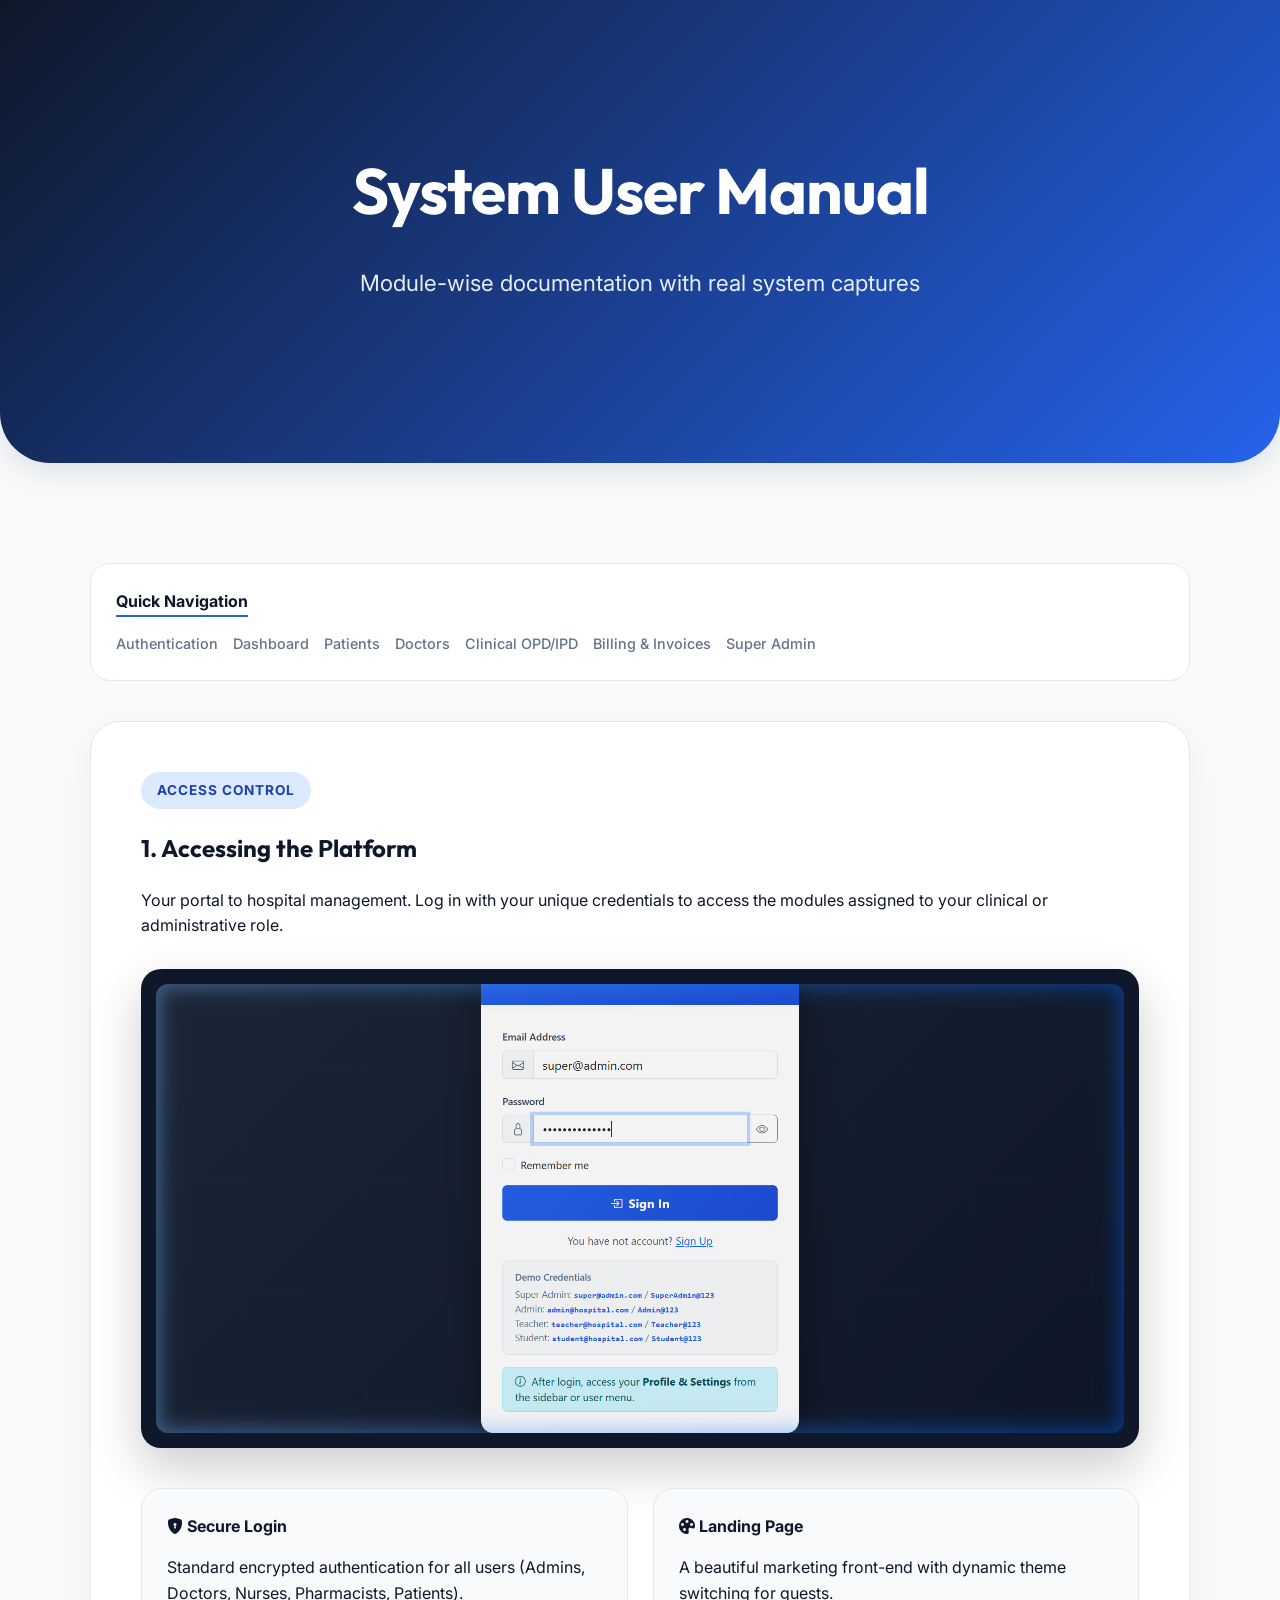
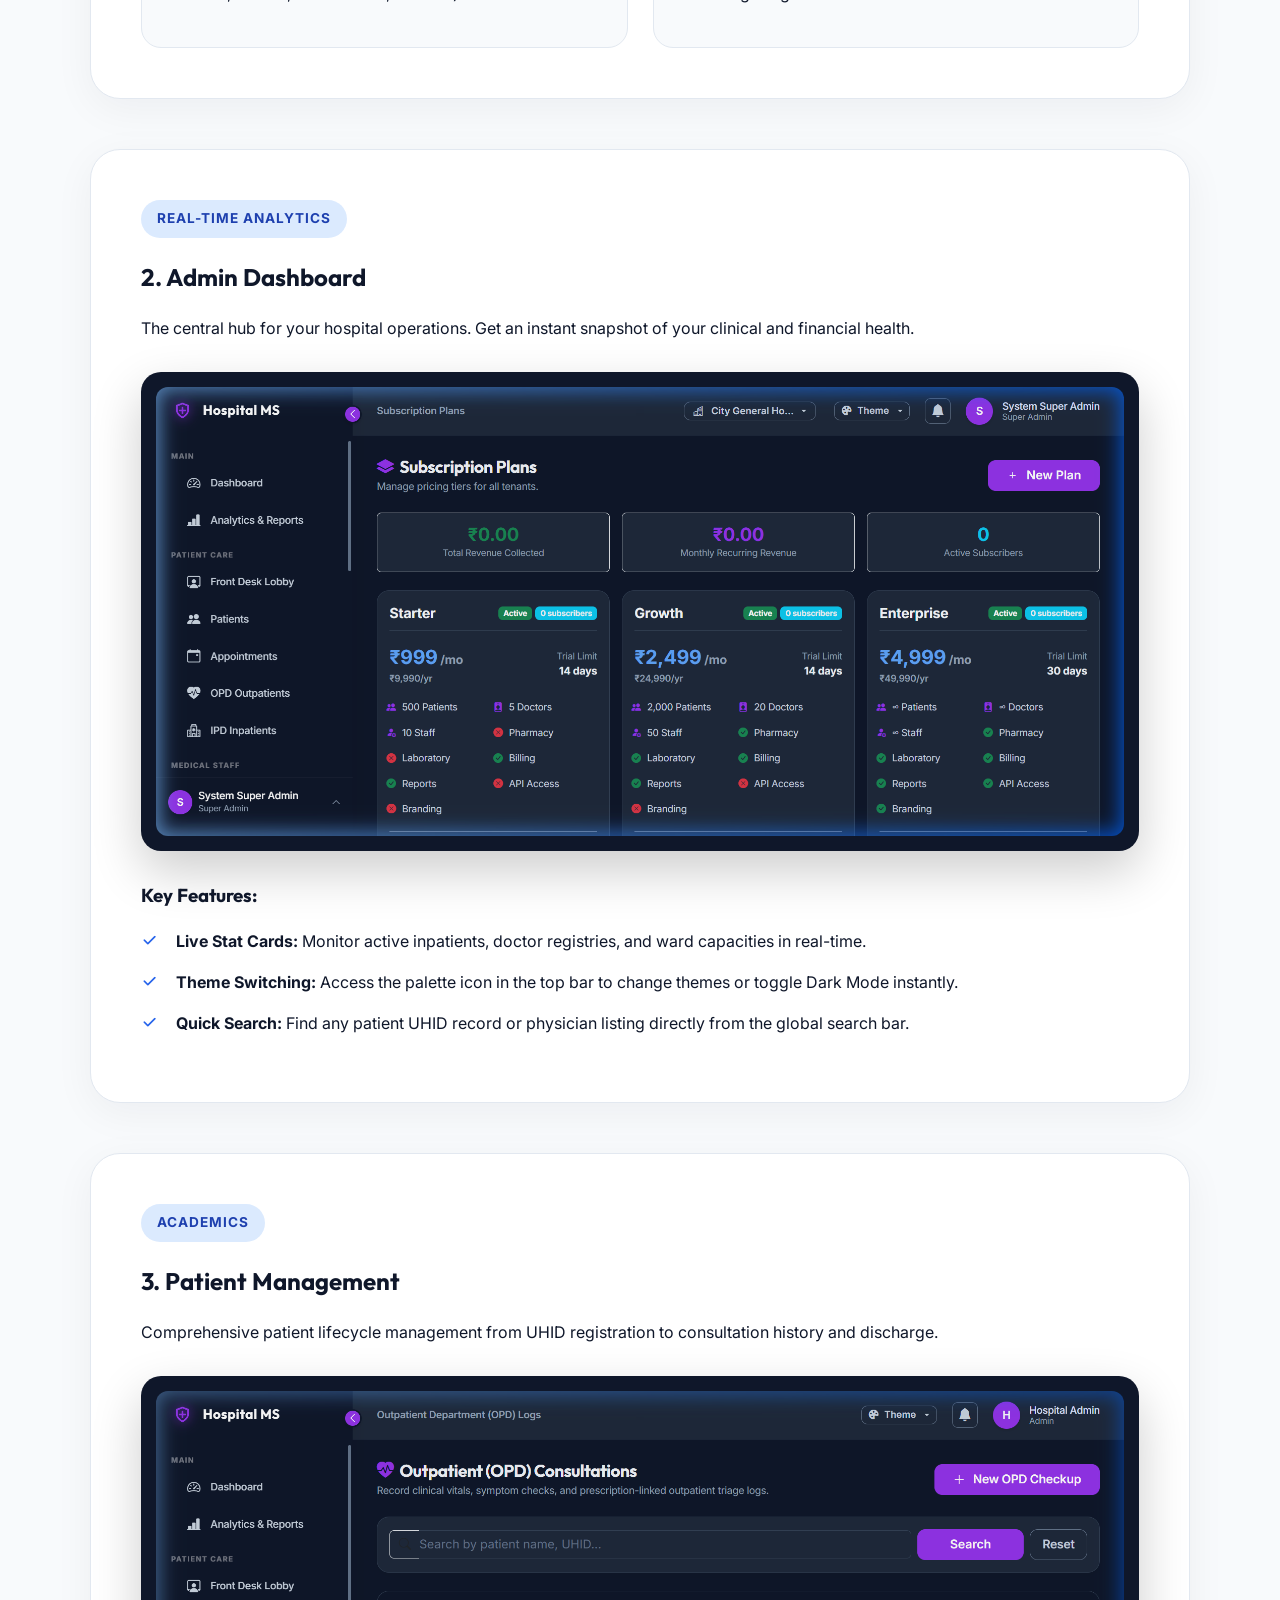
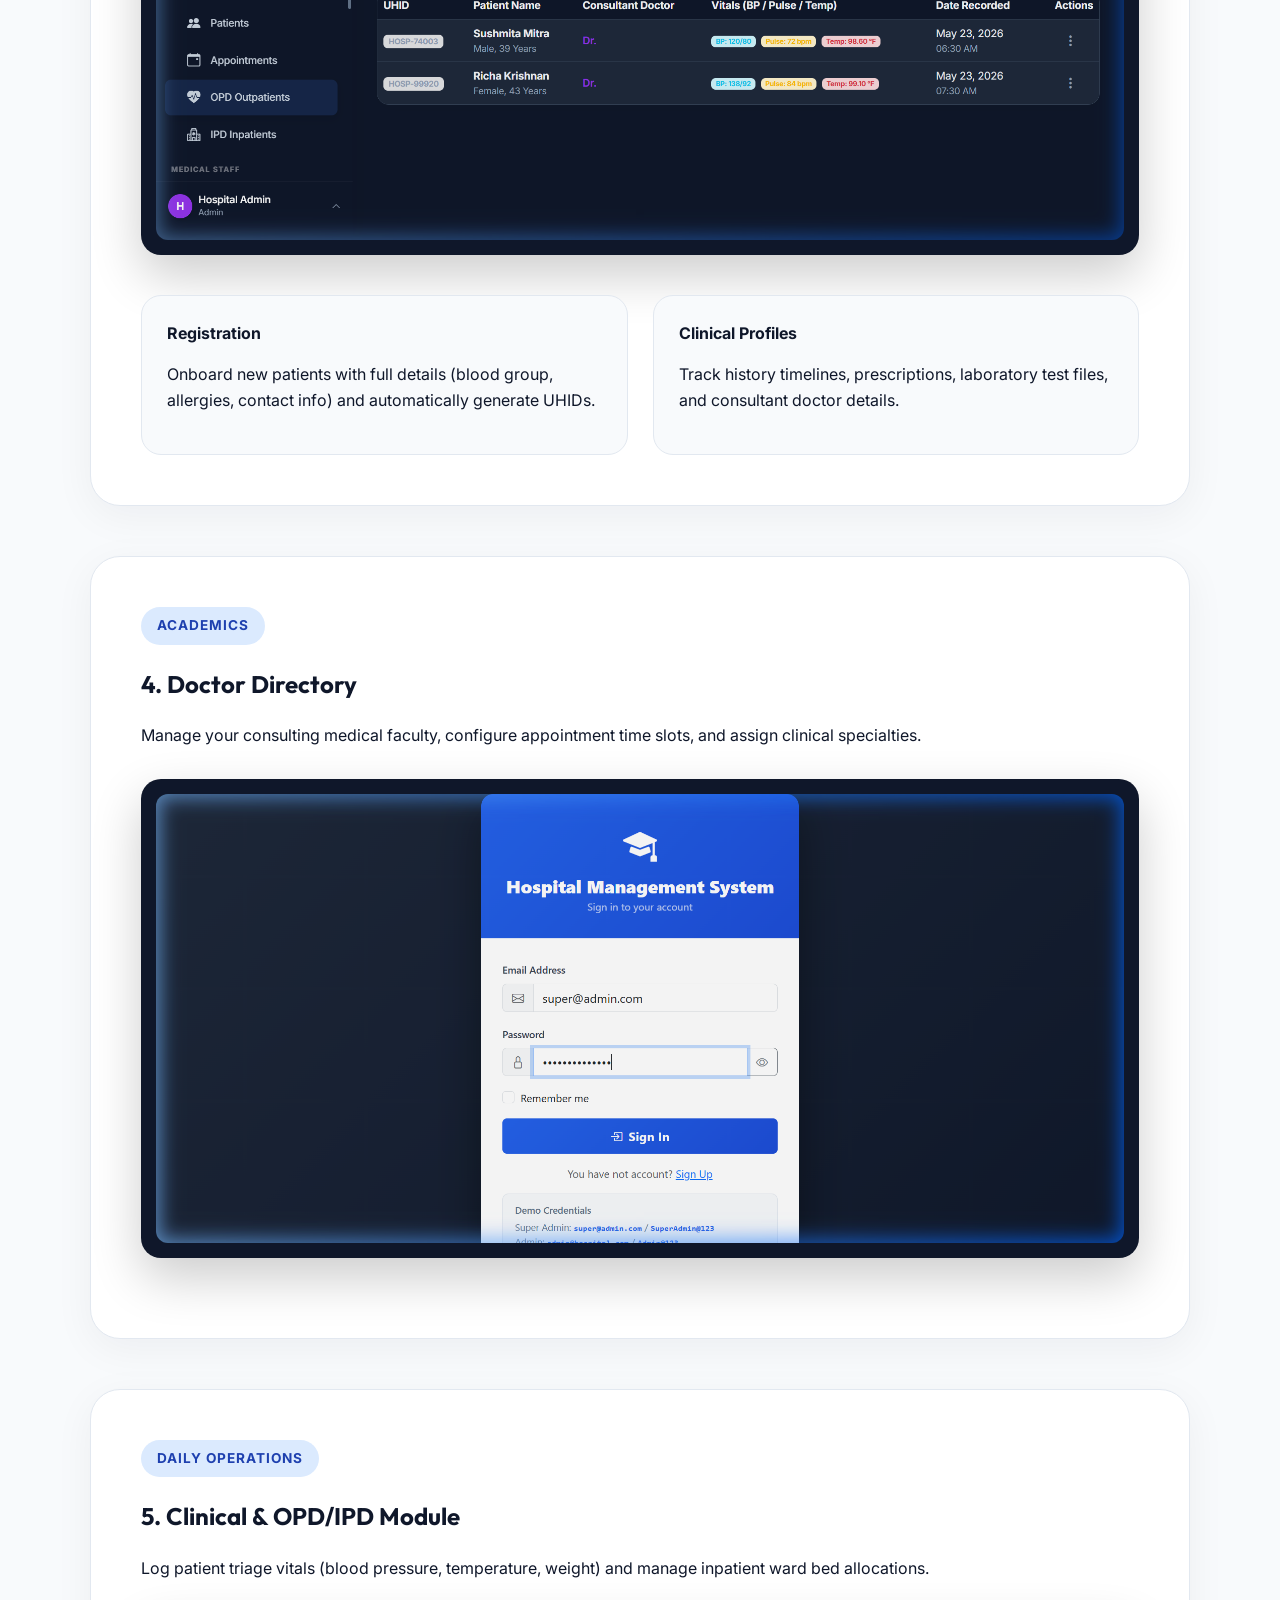
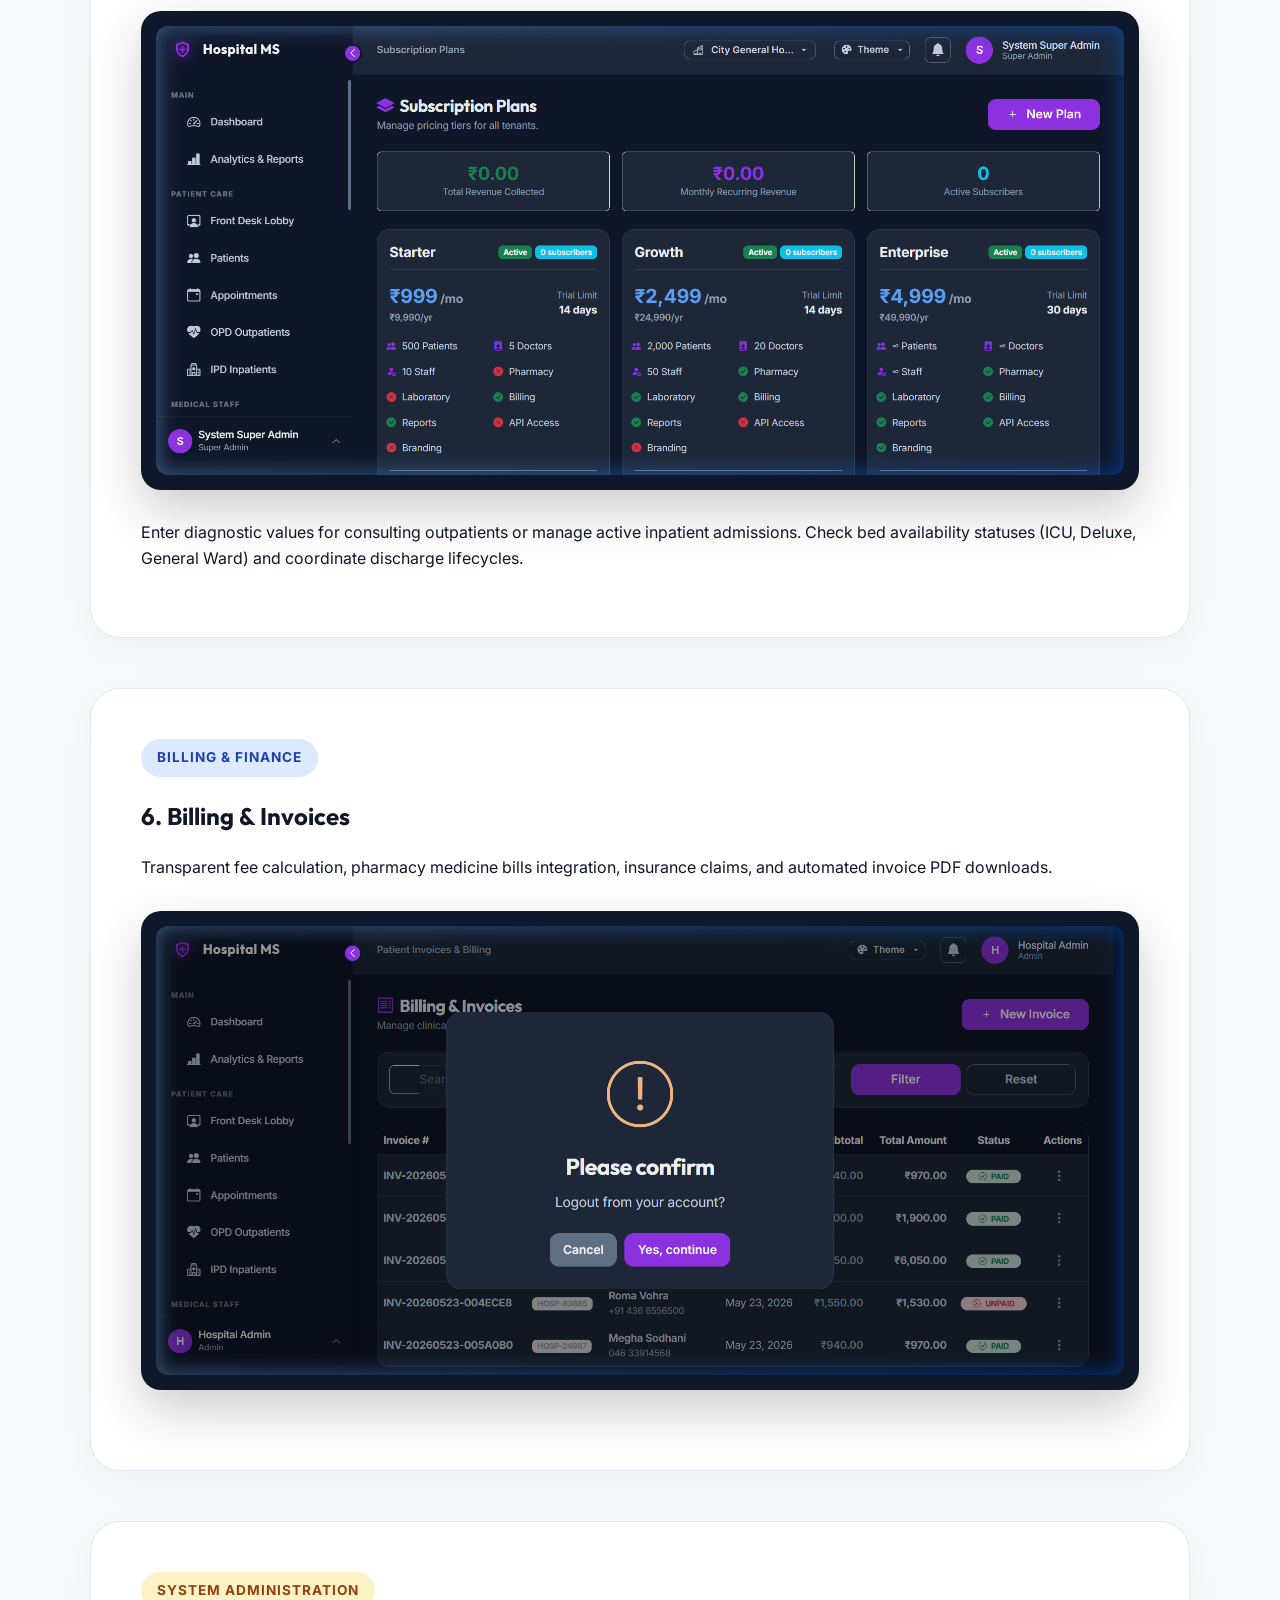
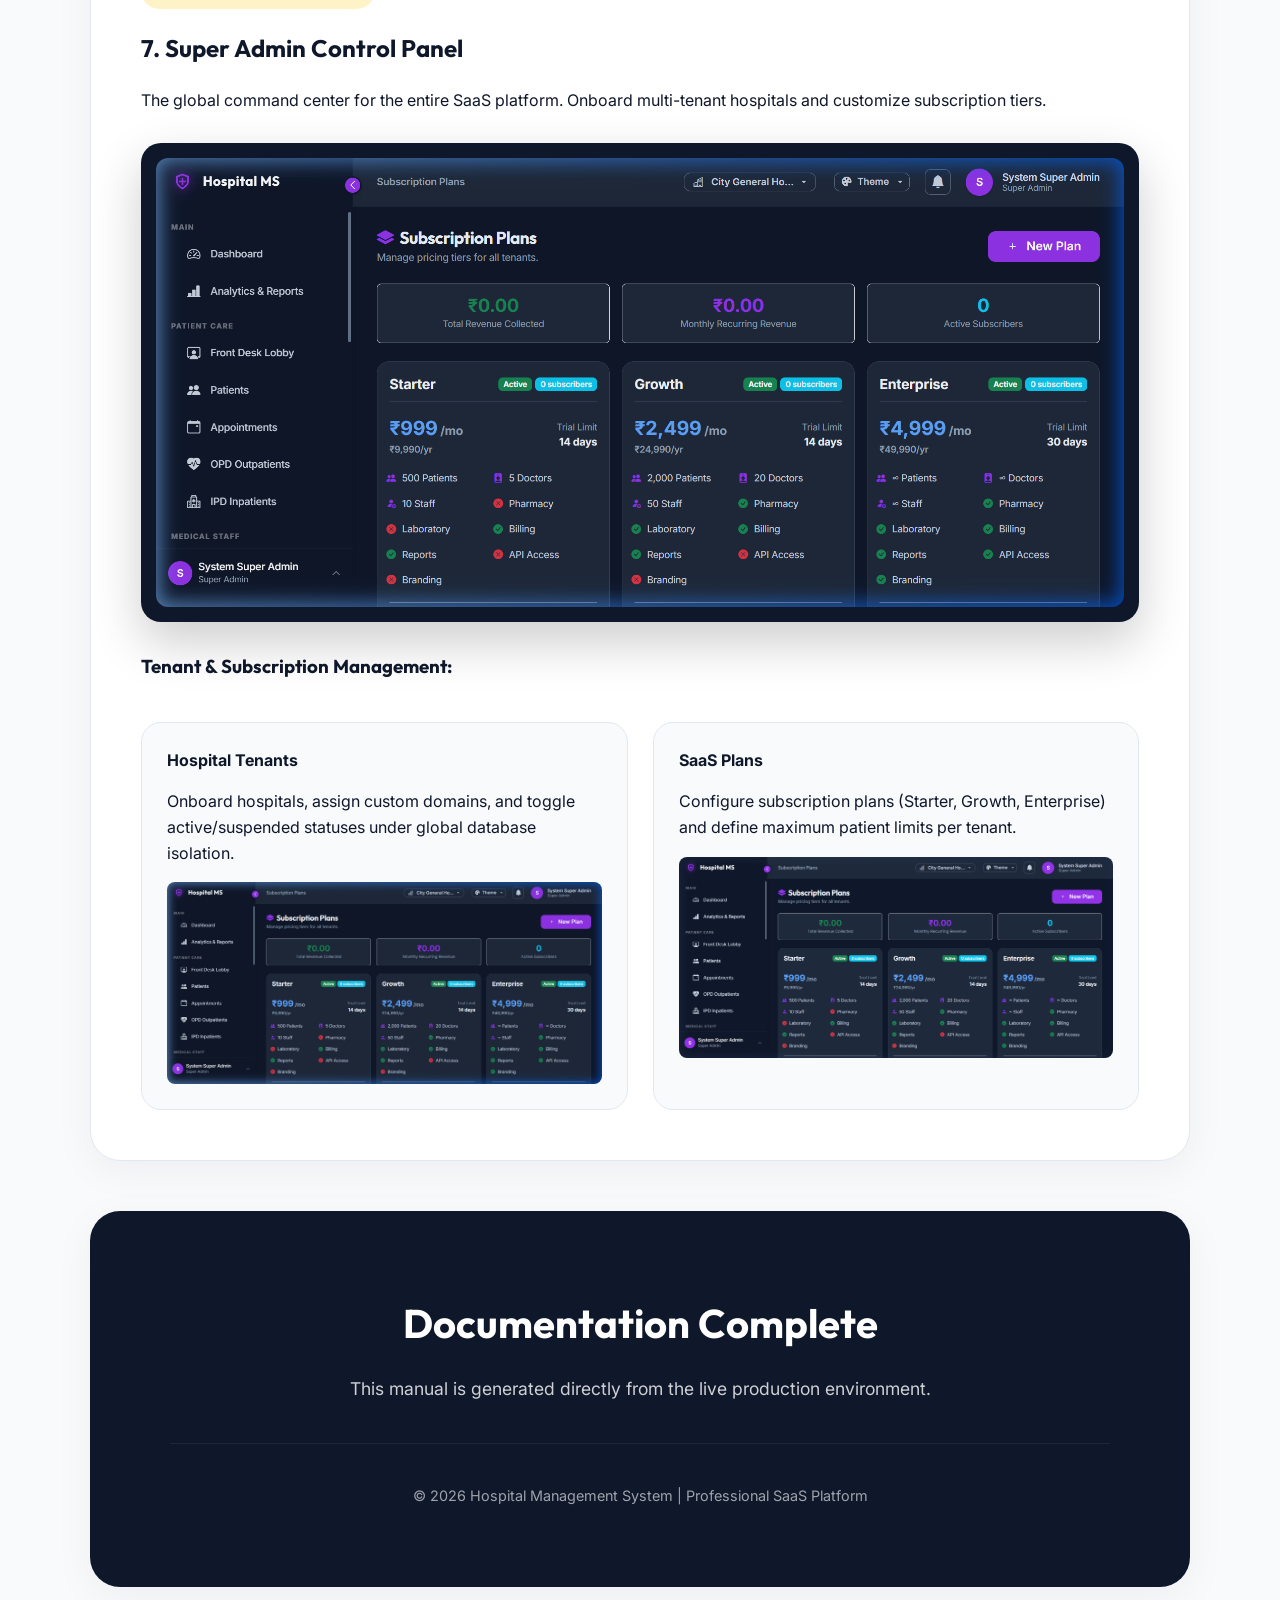
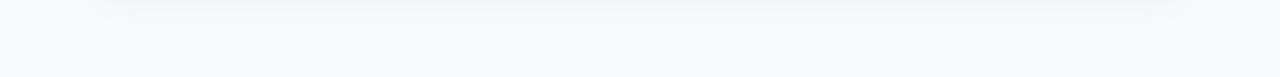
<file: medicore-hospital-management-system.html>
<!DOCTYPE html>
<html lang="en">
<head>
    <meta charset="UTF-8">
    <meta name="viewport" content="width=device-width, initial-scale=1.0">
    <title>Complete User Manual | Hospital Management System</title>
    <link href="https://fonts.googleapis.com/css2?family=Inter:wght@400;500;600;700&family=Outfit:wght@600;700;800&display=swap" rel="stylesheet">
    <style>
        :root {
            --primary: #2563eb;
            --primary-dark: #1e40af;
            --bg: #f8fafc;
            --card: #ffffff;
            --text: #0f172a;
            --muted: #64748b;
            --border: #e2e8f0;
        }

        body {
            font-family: 'Inter', sans-serif;
            background-color: var(--bg);
            color: var(--text);
            margin: 0;
            line-height: 1.6;
        }

        .container {
            max-width: 1100px;
            margin: 0 auto;
            padding: 40px 20px;
        }

        header {
            background: linear-gradient(135deg, #0f172a 0%, #2563eb 100%);
            color: white;
            padding: 100px 0;
            text-align: center;
            border-radius: 0 0 50px 50px;
            box-shadow: 0 10px 30px rgba(0,0,0,0.1);
            margin-bottom: 60px;
        }

        h1, h2, h3 {
            font-family: 'Outfit', sans-serif;
            margin-top: 0;
        }

        .guide-section {
            background: var(--card);
            border-radius: 30px;
            padding: 50px;
            margin-bottom: 50px;
            box-shadow: 0 10px 40px rgba(15, 23, 42, 0.05);
            border: 1px solid var(--border);
        }

        .screenshot-container {
            background: #0f172a;
            padding: 15px;
            border-radius: 20px;
            margin: 30px 0;
            box-shadow: 0 20px 50px rgba(0,0,0,0.2);
        }

        .screenshot {
            width: 100%;
            display: block;
            border-radius: 12px;
        }

        .badge {
            display: inline-block;
            padding: 8px 16px;
            border-radius: 999px;
            font-size: 0.85rem;
            font-weight: 700;
            text-transform: uppercase;
            letter-spacing: 1px;
            margin-bottom: 20px;
        }

        .badge-admin { background: #dbeafe; color: #1e40af; }
        .badge-super { background: #fef3c7; color: #92400e; }

        .module-grid {
            display: grid;
            grid-template-columns: repeat(auto-fit, minmax(300px, 1fr));
            gap: 25px;
            margin-top: 40px;
        }

        .module-item {
            padding: 25px;
            background: #f8fafc;
            border-radius: 20px;
            border: 1px solid var(--border);
            transition: transform 0.3s ease;
        }

        .module-item:hover {
            transform: translateY(-5px);
            border-color: var(--primary);
        }

        .step-list {
            list-style: none;
            padding: 0;
        }

        .step-list li {
            padding-left: 35px;
            position: relative;
            margin-bottom: 15px;
        }

        .step-list li::before {
            content: "\F272";
            font-family: "bootstrap-icons";
            position: absolute;
            left: 0;
            color: var(--primary);
            font-weight: bold;
        }

        nav.toc {
            background: white;
            padding: 25px;
            border-radius: 20px;
            border: 1px solid var(--border);
            margin-bottom: 40px;
            position: sticky;
            top: 20px;
            z-index: 100;
        }

        .toc h4 { margin: 0 0 15px; border-bottom: 2px solid var(--primary); display: inline-block; }
        .toc-links { display: flex; flex-wrap: wrap; gap: 15px; }
        .toc-links a { text-decoration: none; color: var(--muted); font-weight: 500; font-size: 0.9rem; }
        .toc-links a:hover { color: var(--primary); }

        @media print {
            nav.toc { display: none; }
            .guide-section { break-inside: avoid; }
        }
    </style>
    <link rel="stylesheet" href="https://cdn.jsdelivr.net/npm/bootstrap-icons@1.11.3/font/bootstrap-icons.min.css">
</head>
<body>

<header>
    <div class="container">
        <h1 style="font-size: 4rem; margin-bottom: 15px; letter-spacing: -1px;">System User Manual</h1>
        <p style="font-size: 1.4rem; opacity: 0.9; font-weight: 400;">Module-wise documentation with real system captures</p>
    </div>
</header>

<div class="container">
    <nav class="toc">
        <h4>Quick Navigation</h4>
        <div class="toc-links">
            <a href="#login">Authentication</a>
            <a href="#dashboard">Dashboard</a>
            <a href="#students">Patients</a>
            <a href="#teachers">Doctors</a>
            <a href="#attendance">Clinical OPD/IPD</a>
            <a href="#fees">Billing & Invoices</a>
            <a href="#superadmin">Super Admin</a>
        </div>
    </nav>

    <!-- SECTION: AUTHENTICATION -->
    <div class="guide-section" id="login">
        <div class="badge badge-admin">Access Control</div>
        <h2>1. Accessing the Platform</h2>
        <p>Your portal to hospital management. Log in with your unique credentials to access the modules assigned to your clinical or administrative role.</p>
        
        <div class="screenshot-container">
            <img src="assets/hms/screenshots/login.png" alt="Login Page" class="screenshot">
        </div>

        <div class="module-grid">
            <div class="module-item">
                <i class="bi bi-shield-lock-fill fs-3 text-primary mb-3 d-block"></i>
                <strong>Secure Login</strong>
                <p>Standard encrypted authentication for all users (Admins, Doctors, Nurses, Pharmacists, Patients).</p>
            </div>
            <div class="module-item">
                <i class="bi bi-palette-fill fs-3 text-primary mb-3 d-block"></i>
                <strong>Landing Page</strong>
                <p>A beautiful marketing front-end with dynamic theme switching for guests.</p>
            </div>
        </div>
    </div>

    <!-- SECTION: DASHBOARD -->
    <div class="guide-section" id="dashboard">
        <div class="badge badge-admin">Real-time Analytics</div>
        <h2>2. Admin Dashboard</h2>
        <p>The central hub for your hospital operations. Get an instant snapshot of your clinical and financial health.</p>
        
        <div class="screenshot-container">
            <img src="assets/hms/screenshots/dashboard.png" alt="Admin Dashboard" class="screenshot">
        </div>

        <h3>Key Features:</h3>
        <ul class="step-list">
            <li><strong>Live Stat Cards:</strong> Monitor active inpatients, doctor registries, and ward capacities in real-time.</li>
            <li><strong>Theme Switching:</strong> Access the palette icon in the top bar to change themes or toggle Dark Mode instantly.</li>
            <li><strong>Quick Search:</strong> Find any patient UHID record or physician listing directly from the global search bar.</li>
        </ul>
    </div>

    <!-- SECTION: PATIENTS -->
    <div class="guide-section" id="students">
        <div class="badge badge-admin">Academics</div>
        <h2>3. Patient Management</h2>
        <p>Comprehensive patient lifecycle management from UHID registration to consultation history and discharge.</p>
        
        <div class="screenshot-container">
            <img src="assets/hms/screenshots/patients.png" alt="Patient List" class="screenshot">
        </div>

        <div class="module-grid">
            <div class="module-item">
                <strong>Registration</strong>
                <p>Onboard new patients with full details (blood group, allergies, contact info) and automatically generate UHIDs.</p>
            </div>
            <div class="module-item">
                <strong>Clinical Profiles</strong>
                <p>Track history timelines, prescriptions, laboratory test files, and consultant doctor details.</p>
            </div>
        </div>
    </div>

    <!-- SECTION: DOCTORS -->
    <div class="guide-section" id="teachers">
        <div class="badge badge-admin">Academics</div>
        <h2>4. Doctor Directory</h2>
        <p>Manage your consulting medical faculty, configure appointment time slots, and assign clinical specialties.</p>
        
        <div class="screenshot-container">
            <img src="assets/hms/screenshots/doctors.png" alt="Doctor List" class="screenshot">
        </div>
    </div>

    <!-- SECTION: CLINICAL OPD/IPD -->
    <div class="guide-section" id="attendance">
        <div class="badge badge-admin">Daily Operations</div>
        <h2>5. Clinical & OPD/IPD Module</h2>
        <p>Log patient triage vitals (blood pressure, temperature, weight) and manage inpatient ward bed allocations.</p>
        
        <div class="screenshot-container">
            <img src="assets/hms/screenshots/attendance.png" alt="Clinical Vitals Triage Log" class="screenshot">
        </div>

        <p>Enter diagnostic values for consulting outpatients or manage active inpatient admissions. Check bed availability statuses (ICU, Deluxe, General Ward) and coordinate discharge lifecycles.</p>
    </div>

    <!-- SECTION: BILLING & INVOICES -->
    <div class="guide-section" id="fees">
        <div class="badge badge-admin">Billing & Finance</div>
        <h2>6. Billing & Invoices</h2>
        <p>Transparent fee calculation, pharmacy medicine bills integration, insurance claims, and automated invoice PDF downloads.</p>
        
        <div class="screenshot-container">
            <img src="assets/hms/screenshots/fees.png" alt="Invoices & Billing Panel" class="screenshot">
        </div>
    </div>

    <!-- SECTION: SUPER ADMIN -->
    <div class="guide-section" id="superadmin">
        <div class="badge badge-super">System Administration</div>
        <h2>7. Super Admin Control Panel</h2>
        <p>The global command center for the entire SaaS platform. Onboard multi-tenant hospitals and customize subscription tiers.</p>
        
        <div class="screenshot-container">
            <img src="assets/hms/screenshots/super_admin_dashboard.png" alt="Super Admin Dashboard" class="screenshot">
        </div>

        <h3>Tenant & Subscription Management:</h3>
        <div class="module-grid">
            <div class="module-item">
                <strong>Hospital Tenants</strong>
                <p>Onboard hospitals, assign custom domains, and toggle active/suspended statuses under global database isolation.</p>
                <img src="assets/hms/screenshots/tenants.png" alt="Tenants List" class="screenshot" style="margin-top: 15px; border-radius: 8px;">
            </div>
            <div class="module-item">
                <strong>SaaS Plans</strong>
                <p>Configure subscription plans (Starter, Growth, Enterprise) and define maximum patient limits per tenant.</p>
                <img src="assets/hms/screenshots/plans.png" alt="Plans List" class="screenshot" style="margin-top: 15px; border-radius: 8px;">
            </div>
        </div>
    </div>

    <div class="guide-section" style="text-align: center; padding: 80px; background: #0f172a; color: white; border: none;">
        <h2 style="font-size: 2.5rem; margin-bottom: 20px; color: white;">Documentation Complete</h2>
        <p style="opacity: 0.8; font-size: 1.1rem;">This manual is generated directly from the live production environment.</p>
        <div style="margin-top: 40px; padding-top: 40px; border-top: 1px solid rgba(255,255,255,0.1); font-size: 0.9rem; opacity: 0.6;">
            &copy; 2026 Hospital Management System | Professional SaaS Platform
        </div>
    </div>
</div>

</body>
</html>
</file>
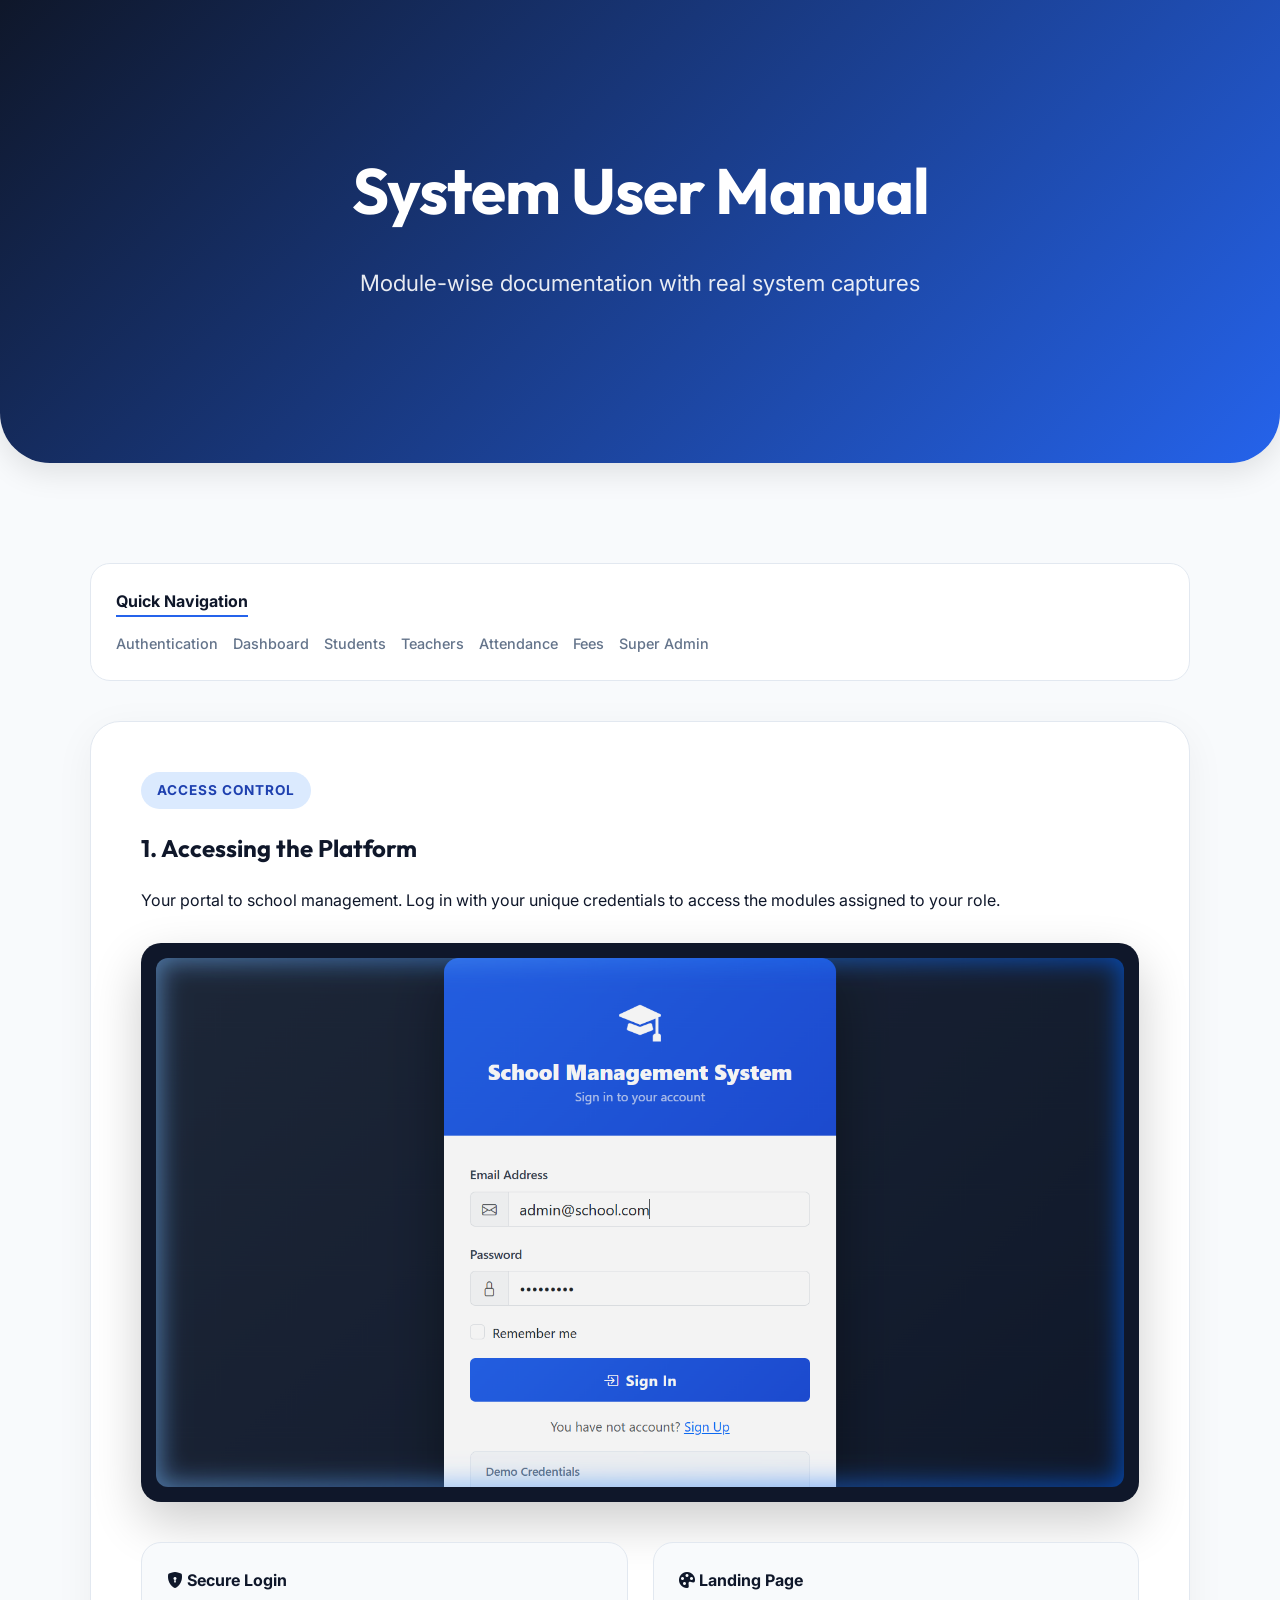
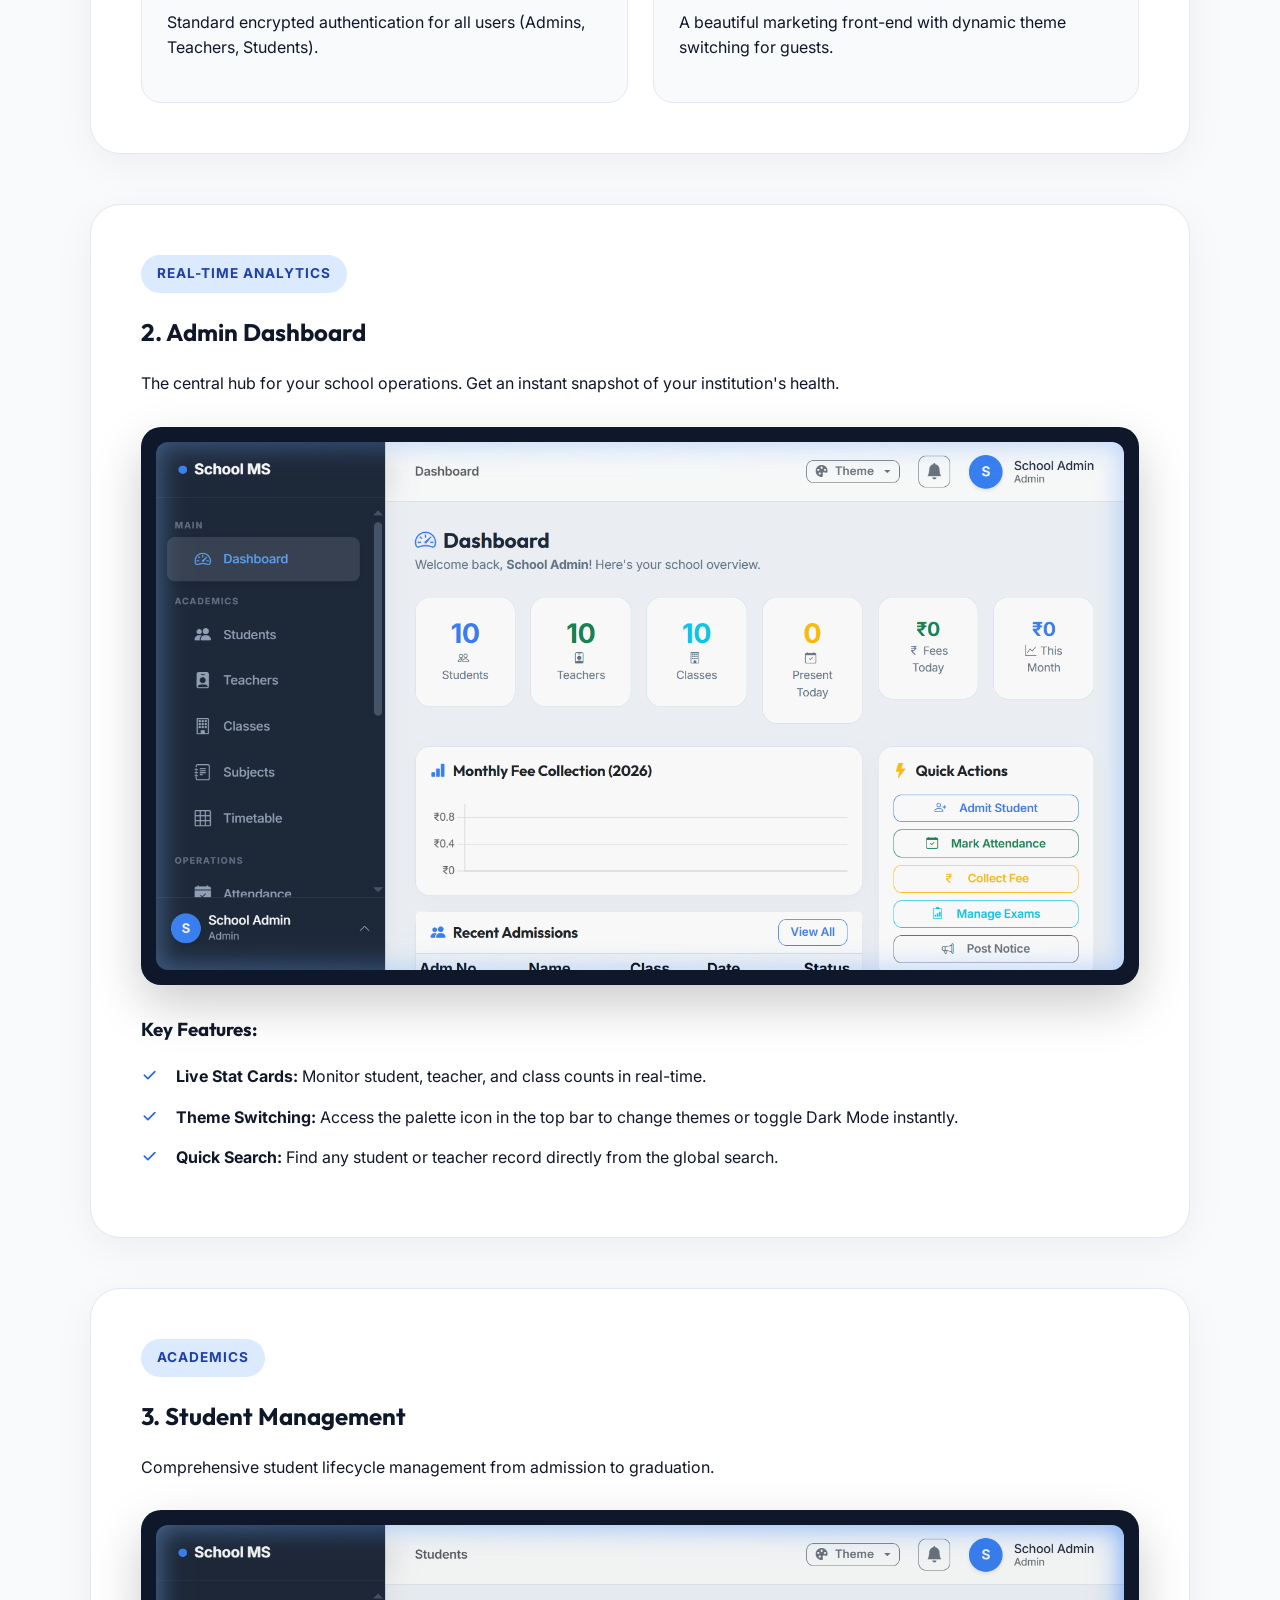
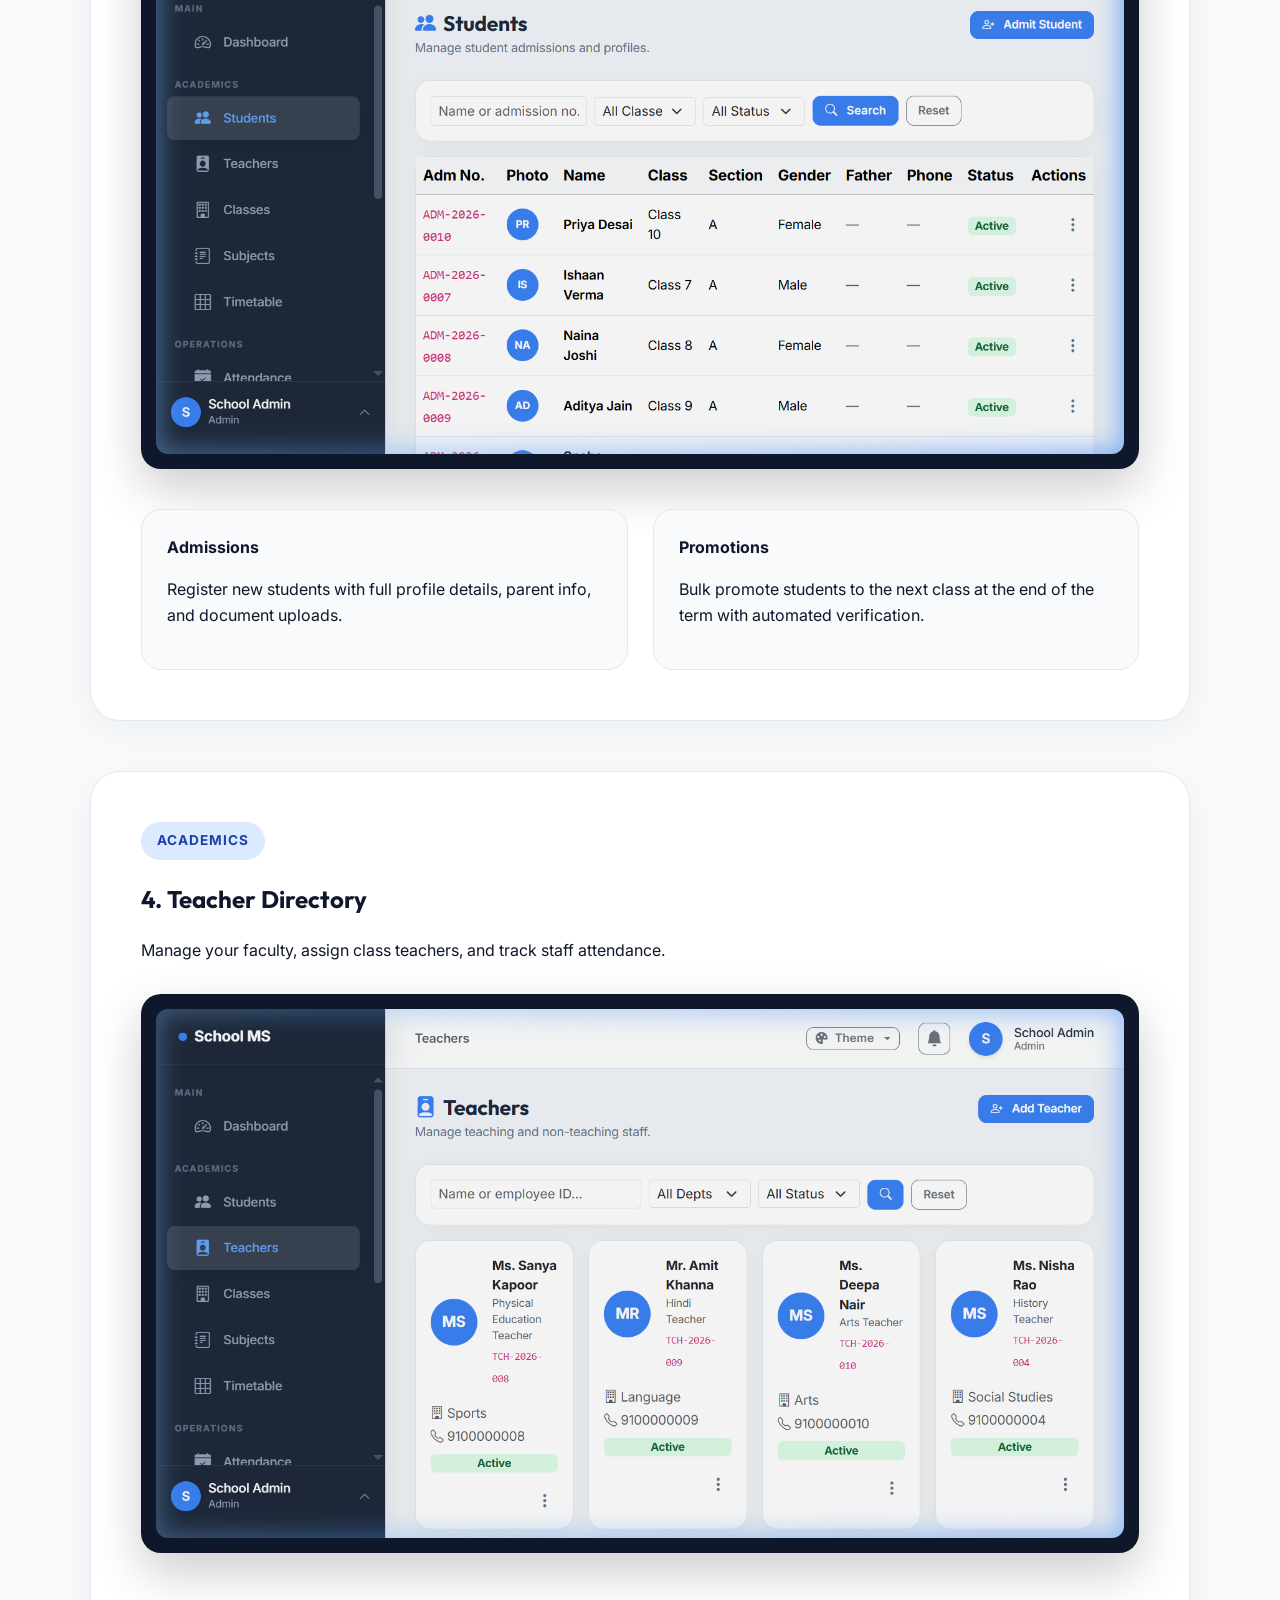
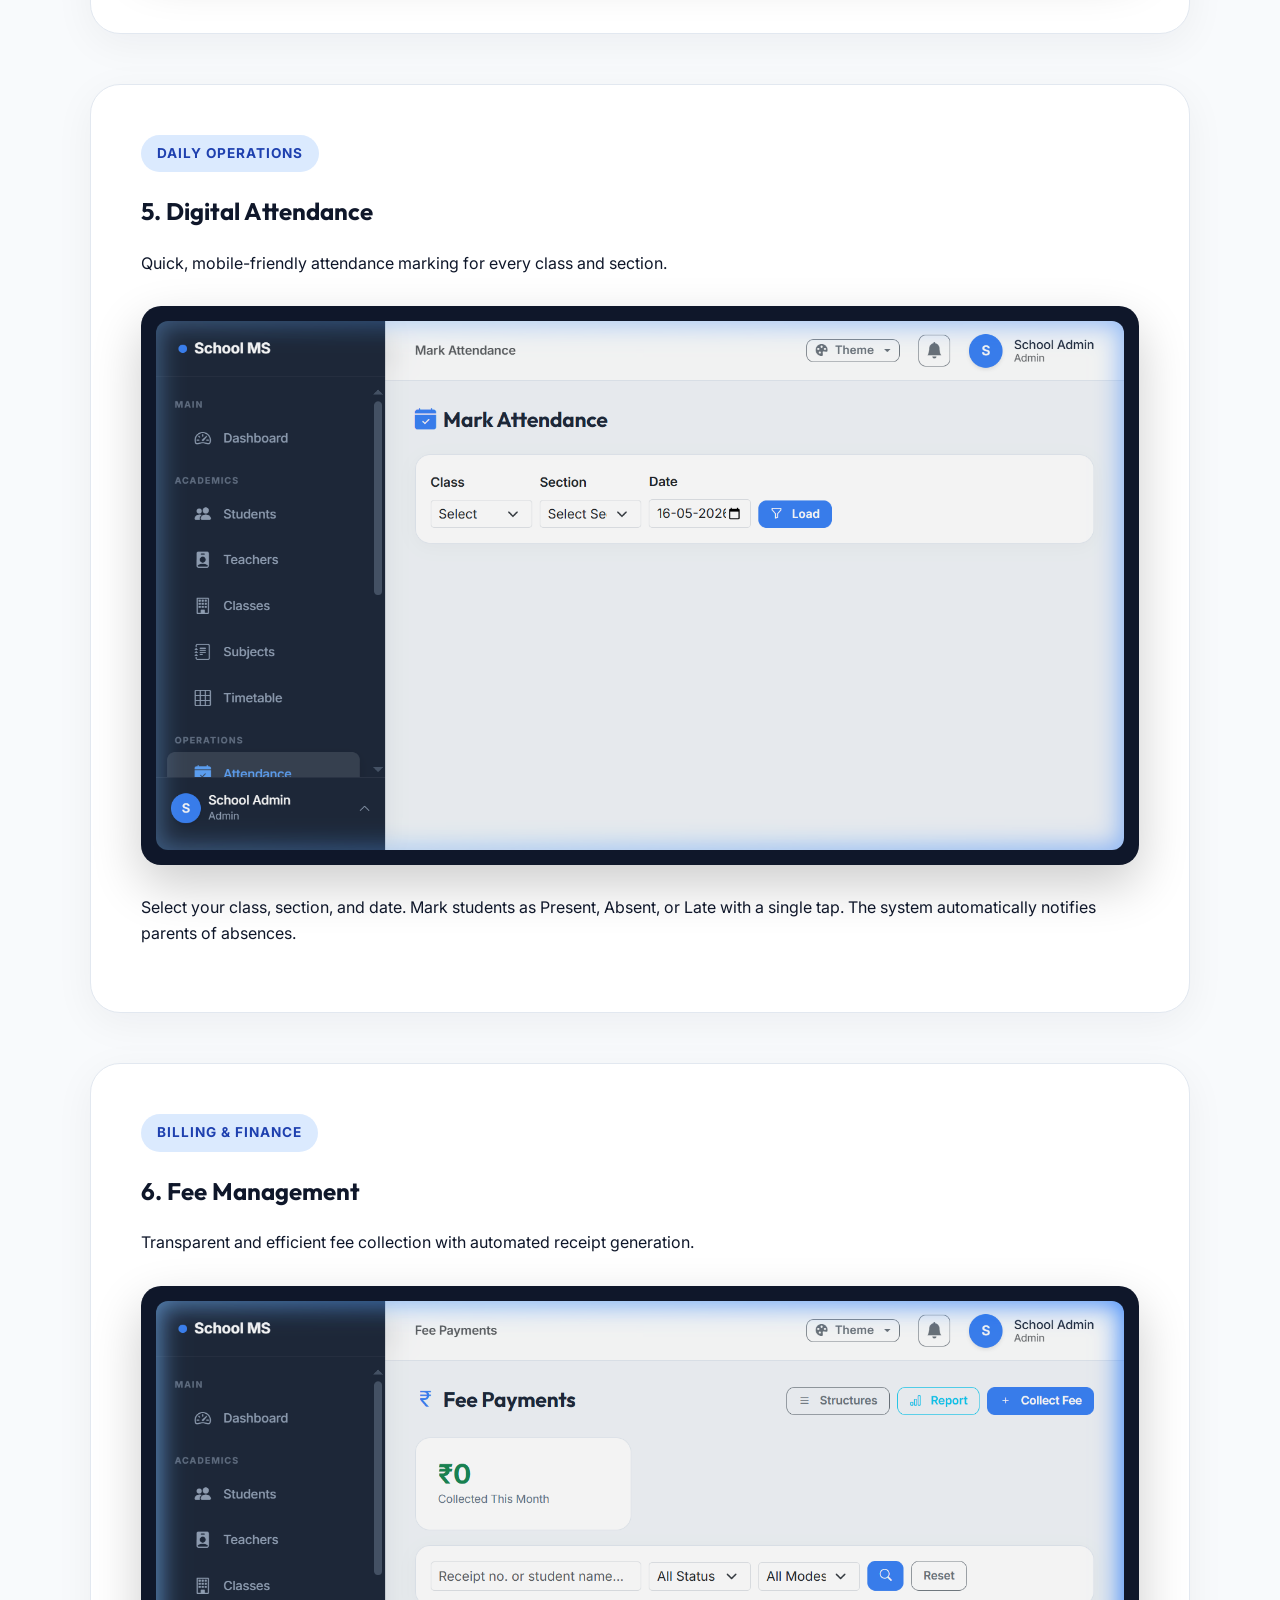
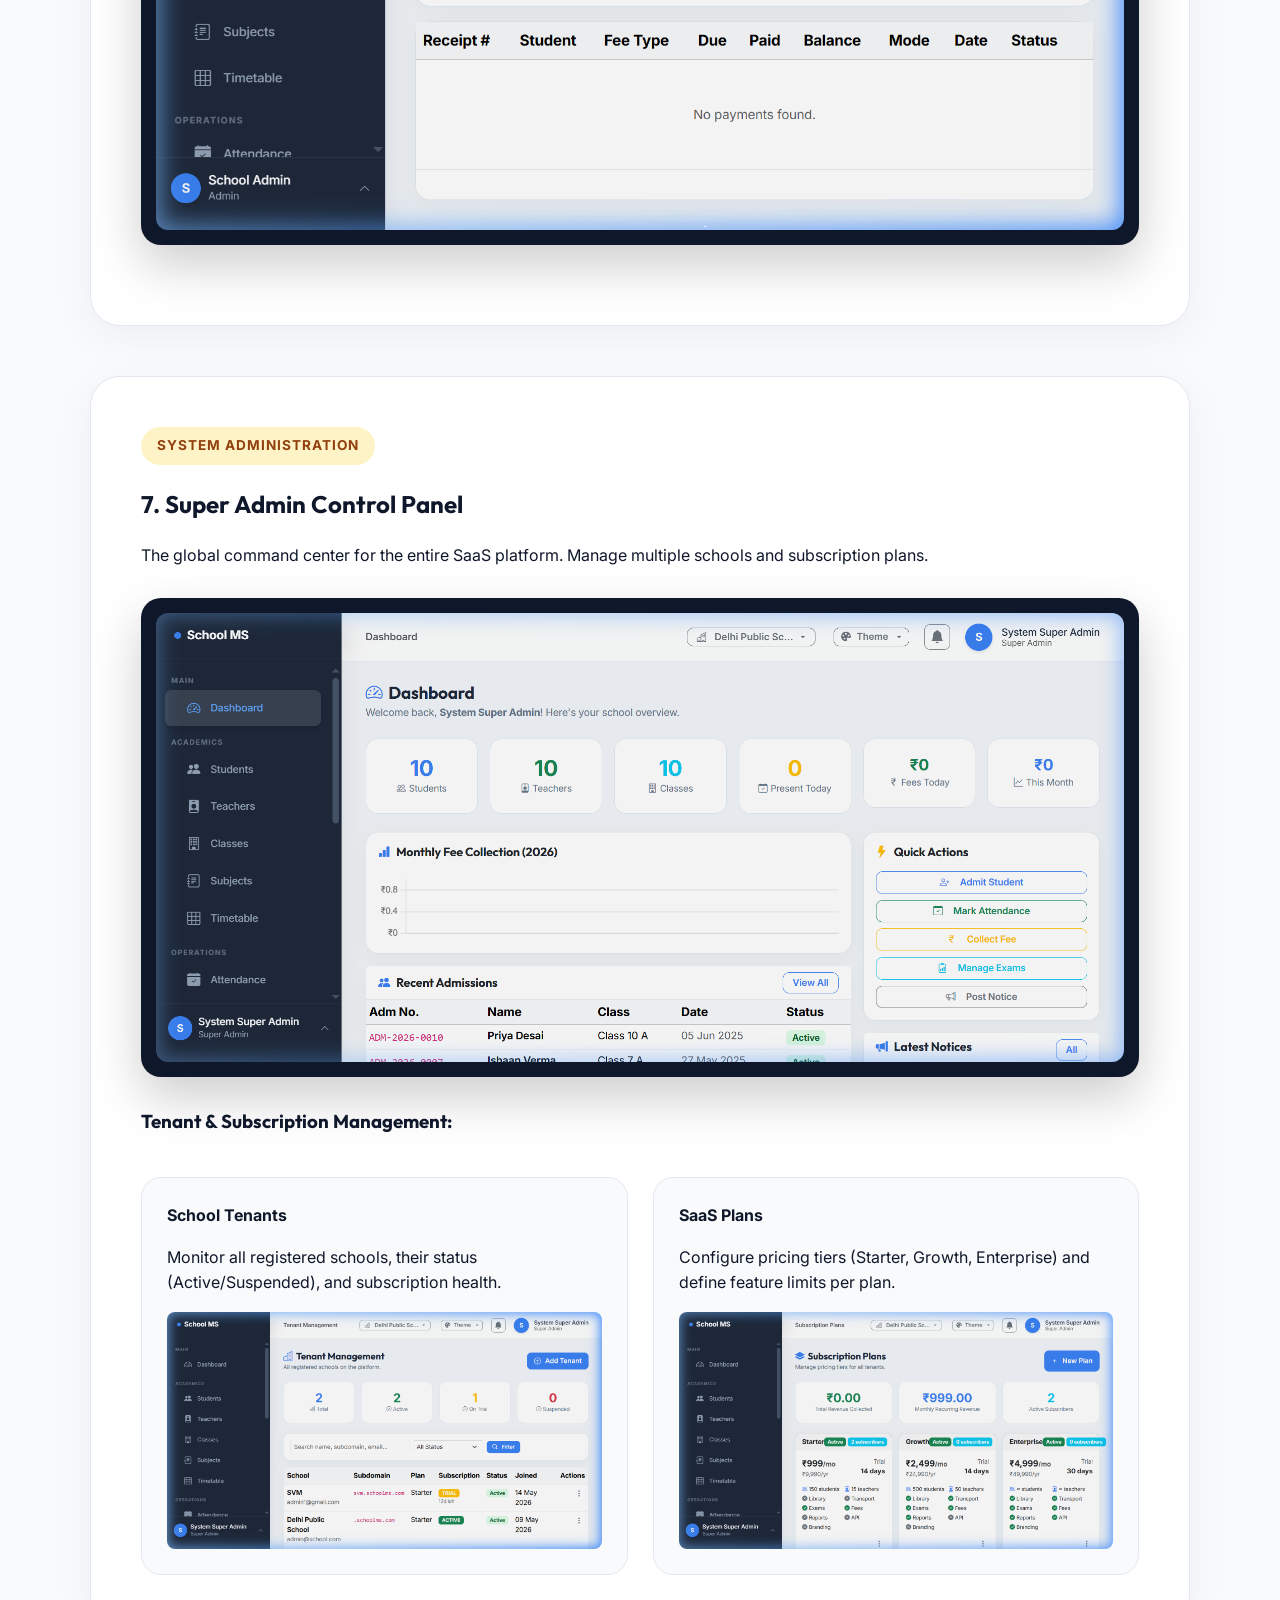
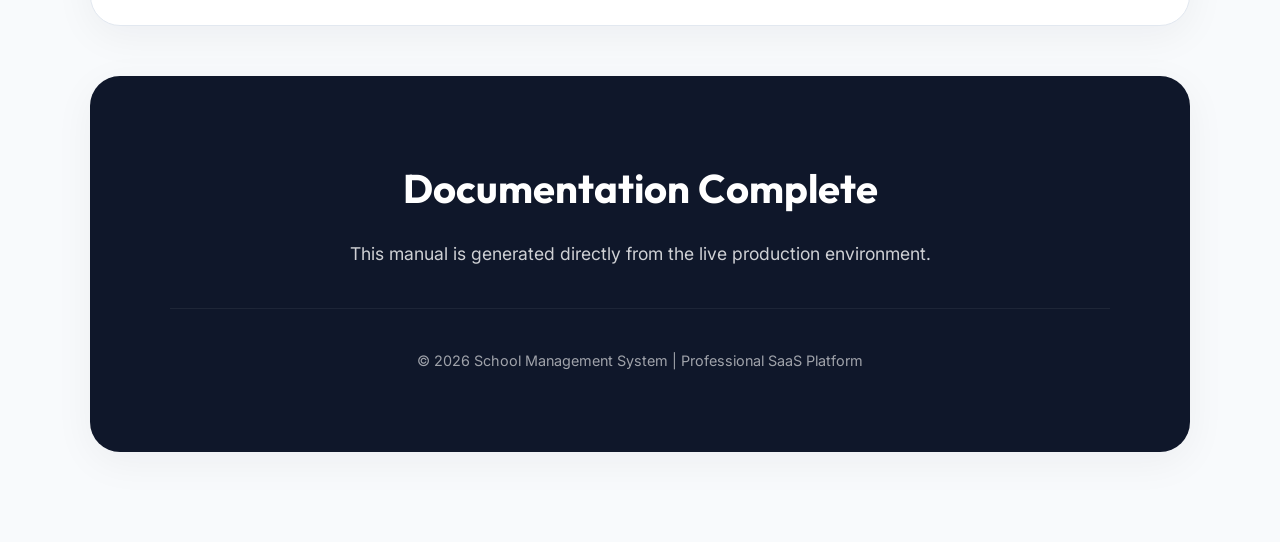
<file: school-management-system.html>
<!DOCTYPE html>
<html lang="en">
<head>
    <meta charset="UTF-8">
    <meta name="viewport" content="width=device-width, initial-scale=1.0">
    <title>Complete User Manual | School Management System</title>
    <link href="https://fonts.googleapis.com/css2?family=Inter:wght@400;500;600;700&family=Outfit:wght@600;700;800&display=swap" rel="stylesheet">
    <style>
        :root {
            --primary: #2563eb;
            --primary-dark: #1e40af;
            --bg: #f8fafc;
            --card: #ffffff;
            --text: #0f172a;
            --muted: #64748b;
            --border: #e2e8f0;
        }

        body {
            font-family: 'Inter', sans-serif;
            background-color: var(--bg);
            color: var(--text);
            margin: 0;
            line-height: 1.6;
        }

        a {
            text-decoration: none;
        }

        .container {
            max-width: 1100px;
            margin: 0 auto;
            padding: 40px 20px;
        }

        header {
            background: linear-gradient(135deg, #0f172a 0%, #2563eb 100%);
            color: white;
            padding: 100px 0;
            text-align: center;
            border-radius: 0 0 50px 50px;
            box-shadow: 0 10px 30px rgba(0,0,0,0.1);
            margin-bottom: 60px;
        }

        h1, h2, h3 {
            font-family: 'Outfit', sans-serif;
            margin-top: 0;
        }

        .guide-section {
            background: var(--card);
            border-radius: 30px;
            padding: 50px;
            margin-bottom: 50px;
            box-shadow: 0 10px 40px rgba(15, 23, 42, 0.05);
            border: 1px solid var(--border);
        }

        .screenshot-container {
            background: #0f172a;
            padding: 15px;
            border-radius: 20px;
            margin: 30px 0;
            box-shadow: 0 20px 50px rgba(0,0,0,0.2);
        }

        .screenshot {
            width: 100%;
            display: block;
            border-radius: 12px;
        }

        .badge {
            display: inline-block;
            padding: 8px 16px;
            border-radius: 999px;
            font-size: 0.85rem;
            font-weight: 700;
            text-transform: uppercase;
            letter-spacing: 1px;
            margin-bottom: 20px;
        }

        .badge-admin { background: #dbeafe; color: #1e40af; }
        .badge-super { background: #fef3c7; color: #92400e; }

        .module-grid {
            display: grid;
            grid-template-columns: repeat(auto-fit, minmax(300px, 1fr));
            gap: 25px;
            margin-top: 40px;
        }

        .module-item {
            padding: 25px;
            background: #f8fafc;
            border-radius: 20px;
            border: 1px solid var(--border);
            transition: transform 0.3s ease;
        }

        .module-item:hover {
            transform: translateY(-5px);
            border-color: var(--primary);
        }

        .step-list {
            list-style: none;
            padding: 0;
        }

        .step-list li {
            padding-left: 35px;
            position: relative;
            margin-bottom: 15px;
        }

        .step-list li::before {
            content: "\F272";
            font-family: "bootstrap-icons";
            position: absolute;
            left: 0;
            color: var(--primary);
            font-weight: bold;
        }

        nav.toc {
            background: white;
            padding: 25px;
            border-radius: 20px;
            border: 1px solid var(--border);
            margin-bottom: 40px;
            position: sticky;
            top: 20px;
            z-index: 100;
        }

        .toc h4 { margin: 0 0 15px; border-bottom: 2px solid var(--primary); display: inline-block; }
        .toc-links { display: flex; flex-wrap: wrap; gap: 15px; }
        .toc-links a { text-decoration: none; color: var(--muted); font-weight: 500; font-size: 0.9rem; }
        .toc-links a:hover { color: var(--primary); }

        @media print {
            nav.toc { display: none; }
            .guide-section { break-inside: avoid; }
        }
    </style>
    <link rel="stylesheet" href="https://cdn.jsdelivr.net/npm/bootstrap-icons@1.11.3/font/bootstrap-icons.min.css">
</head>
<body>

<header>
    <div class="container">
        <h1 style="font-size: 4rem; margin-bottom: 15px; letter-spacing: -1px;">System User Manual</h1>
        <p style="font-size: 1.4rem; opacity: 0.9; font-weight: 400;">Module-wise documentation with real system captures</p>
    </div>
</header>

<div class="container">
    <nav class="toc">
        <h4>Quick Navigation</h4>
        <div class="toc-links">
            <a href="#login">Authentication</a>
            <a href="#dashboard">Dashboard</a>
            <a href="#students">Students</a>
            <a href="#teachers">Teachers</a>
            <a href="#attendance">Attendance</a>
            <a href="#fees">Fees</a>
            <a href="#superadmin">Super Admin</a>
        </div>
    </nav>

    <!-- SECTION: AUTHENTICATION -->
    <div class="guide-section" id="login">
        <div class="badge badge-admin">Access Control</div>
        <h2>1. Accessing the Platform</h2>
        <p>Your portal to school management. Log in with your unique credentials to access the modules assigned to your role.</p>
        
        <div class="screenshot-container">
            <img src="assets/sms/screenshots/login.png" alt="Login Page" class="screenshot">
        </div>

        <div class="module-grid">
            <div class="module-item">
                <i class="bi bi-shield-lock-fill fs-3 text-primary mb-3 d-block"></i>
                <strong>Secure Login</strong>
                <p>Standard encrypted authentication for all users (Admins, Teachers, Students).</p>
            </div>
            <div class="module-item">
                <i class="bi bi-palette-fill fs-3 text-primary mb-3 d-block"></i>
                <strong>Landing Page</strong>
                <p>A beautiful marketing front-end with dynamic theme switching for guests.</p>
            </div>
        </div>
    </div>

    <!-- SECTION: DASHBOARD -->
    <div class="guide-section" id="dashboard">
        <div class="badge badge-admin">Real-time Analytics</div>
        <h2>2. Admin Dashboard</h2>
        <p>The central hub for your school operations. Get an instant snapshot of your institution's health.</p>
        
        <div class="screenshot-container">
            <img src="assets/sms/screenshots/dashboard.png" alt="Admin Dashboard" class="screenshot">
        </div>

        <h3>Key Features:</h3>
        <ul class="step-list">
            <li><strong>Live Stat Cards:</strong> Monitor student, teacher, and class counts in real-time.</li>
            <li><strong>Theme Switching:</strong> Access the palette icon in the top bar to change themes or toggle Dark Mode instantly.</li>
            <li><strong>Quick Search:</strong> Find any student or teacher record directly from the global search.</li>
        </ul>
    </div>

    <!-- SECTION: STUDENTS -->
    <div class="guide-section" id="students">
        <div class="badge badge-admin">Academics</div>
        <h2>3. Student Management</h2>
        <p>Comprehensive student lifecycle management from admission to graduation.</p>
        
        <div class="screenshot-container">
            <img src="assets/sms/screenshots/students.png" alt="Student List" class="screenshot">
        </div>

        <div class="module-grid">
            <div class="module-item">
                <strong>Admissions</strong>
                <p>Register new students with full profile details, parent info, and document uploads.</p>
            </div>
            <div class="module-item">
                <strong>Promotions</strong>
                <p>Bulk promote students to the next class at the end of the term with automated verification.</p>
            </div>
        </div>
    </div>

    <!-- SECTION: TEACHERS -->
    <div class="guide-section" id="teachers">
        <div class="badge badge-admin">Academics</div>
        <h2>4. Teacher Directory</h2>
        <p>Manage your faculty, assign class teachers, and track staff attendance.</p>
        
        <div class="screenshot-container">
            <img src="assets/sms/screenshots/teachers.png" alt="Teacher List" class="screenshot">
        </div>
    </div>

    <!-- SECTION: ATTENDANCE -->
    <div class="guide-section" id="attendance">
        <div class="badge badge-admin">Daily Operations</div>
        <h2>5. Digital Attendance</h2>
        <p>Quick, mobile-friendly attendance marking for every class and section.</p>
        
        <div class="screenshot-container">
            <img src="assets/sms/screenshots/attendance.png" alt="Attendance Marking" class="screenshot">
        </div>

        <p>Select your class, section, and date. Mark students as Present, Absent, or Late with a single tap. The system automatically notifies parents of absences.</p>
    </div>

    <!-- SECTION: FEES -->
    <div class="guide-section" id="fees">
        <div class="badge badge-admin">Billing & Finance</div>
        <h2>6. Fee Management</h2>
        <p>Transparent and efficient fee collection with automated receipt generation.</p>
        
        <div class="screenshot-container">
            <img src="assets/sms/screenshots/fees.png" alt="Fees Management" class="screenshot">
        </div>
    </div>

    <!-- SECTION: SUPER ADMIN -->
    <div class="guide-section" id="superadmin">
        <div class="badge badge-super">System Administration</div>
        <h2>7. Super Admin Control Panel</h2>
        <p>The global command center for the entire SaaS platform. Manage multiple schools and subscription plans.</p>
        
        <div class="screenshot-container">
            <img src="assets/sms/screenshots/super_admin_dashboard.png" alt="Super Admin Dashboard" class="screenshot">
        </div>

        <h3>Tenant & Subscription Management:</h3>
        <div class="module-grid">
            <div class="module-item">
                <strong>School Tenants</strong>
                <p>Monitor all registered schools, their status (Active/Suspended), and subscription health.</p>
                <img src="assets/sms/screenshots/tenants.png" alt="Tenants List" class="screenshot" style="margin-top: 15px; border-radius: 8px;">
            </div>
            <div class="module-item">
                <strong>SaaS Plans</strong>
                <p>Configure pricing tiers (Starter, Growth, Enterprise) and define feature limits per plan.</p>
                <img src="assets/sms/screenshots/plans.png" alt="Plans List" class="screenshot" style="margin-top: 15px; border-radius: 8px;">
            </div>
        </div>
    </div>

    <div class="guide-section" style="text-align: center; padding: 80px; background: #0f172a; color: white; border: none;">
        <h2 style="font-size: 2.5rem; margin-bottom: 20px;">Documentation Complete</h2>
        <p style="opacity: 0.8; font-size: 1.1rem;">This manual is generated directly from the live production environment.</p>
        <div style="margin-top: 40px; padding-top: 40px; border-top: 1px solid rgba(255,255,255,0.1); font-size: 0.9rem; opacity: 0.6;">
            &copy; 2026 School Management System | Professional SaaS Platform
        </div>
    </div>
</div>

</body>
</html>
</file>
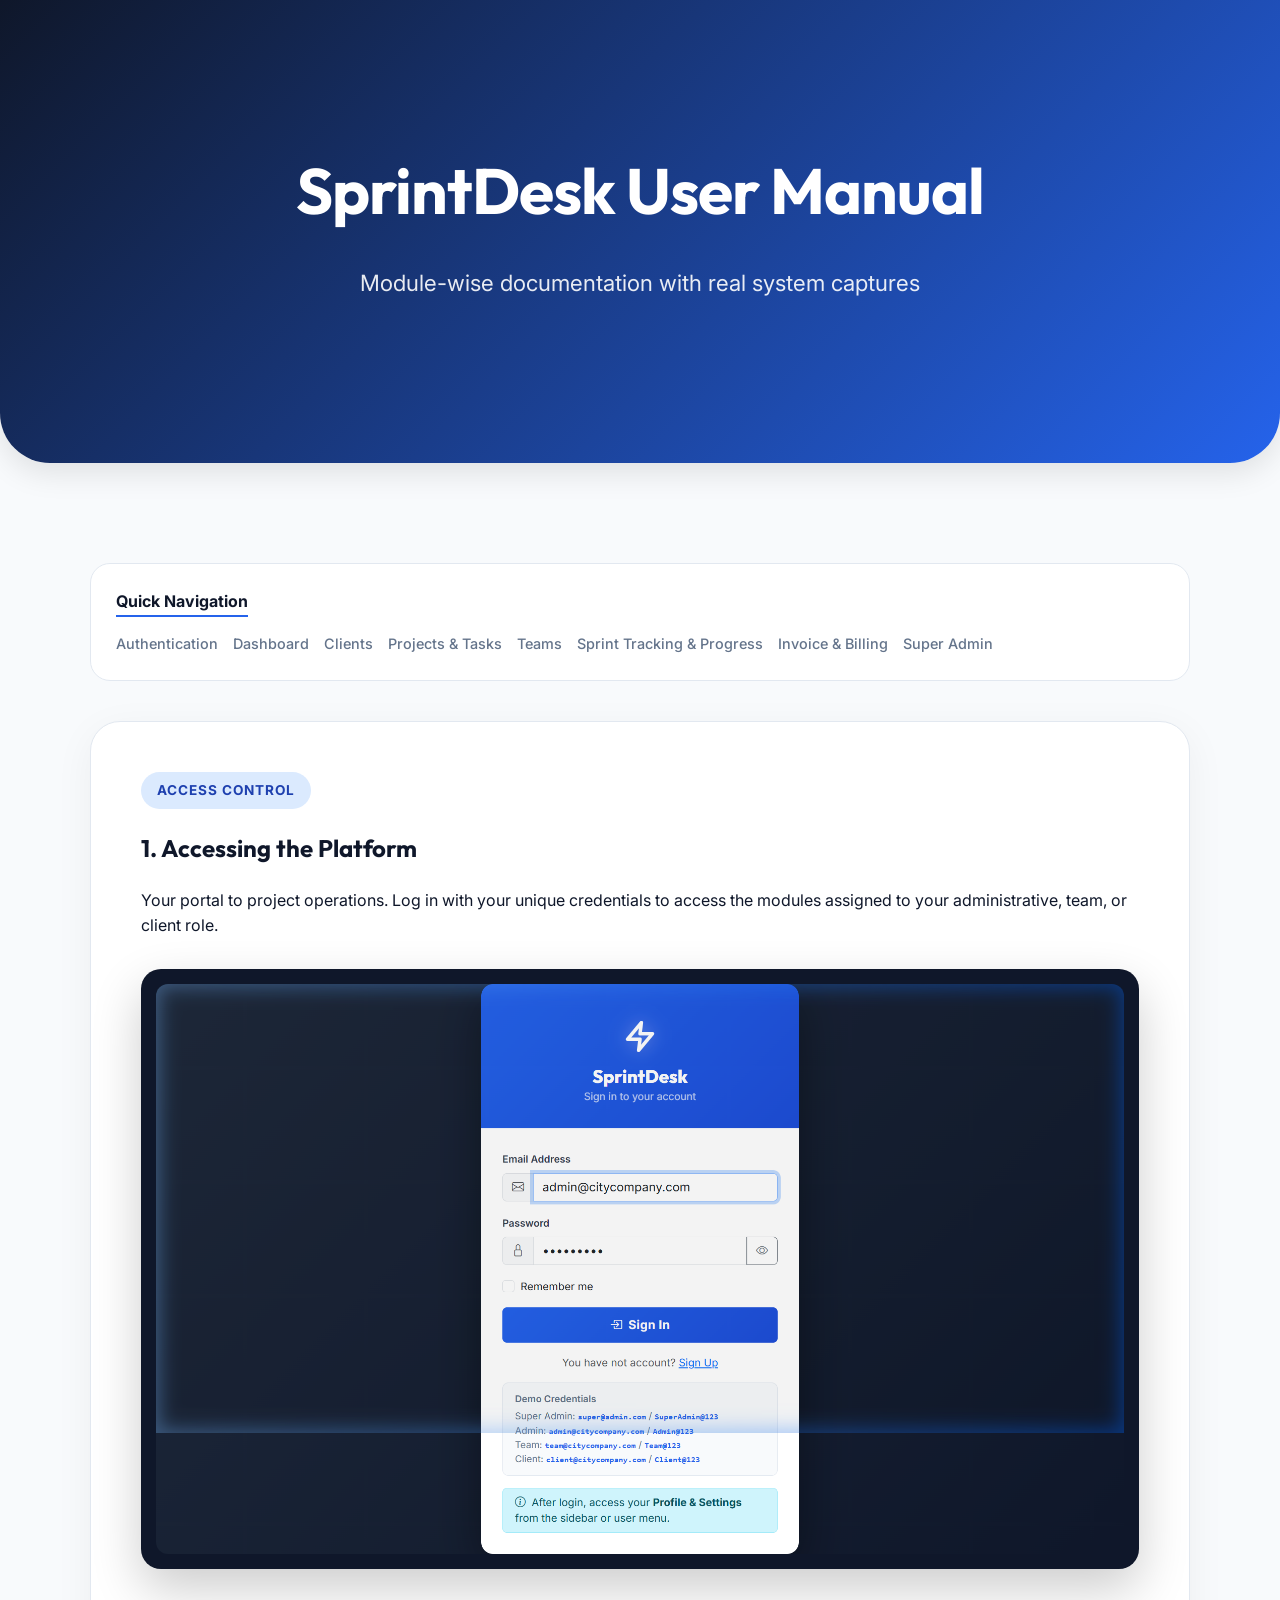
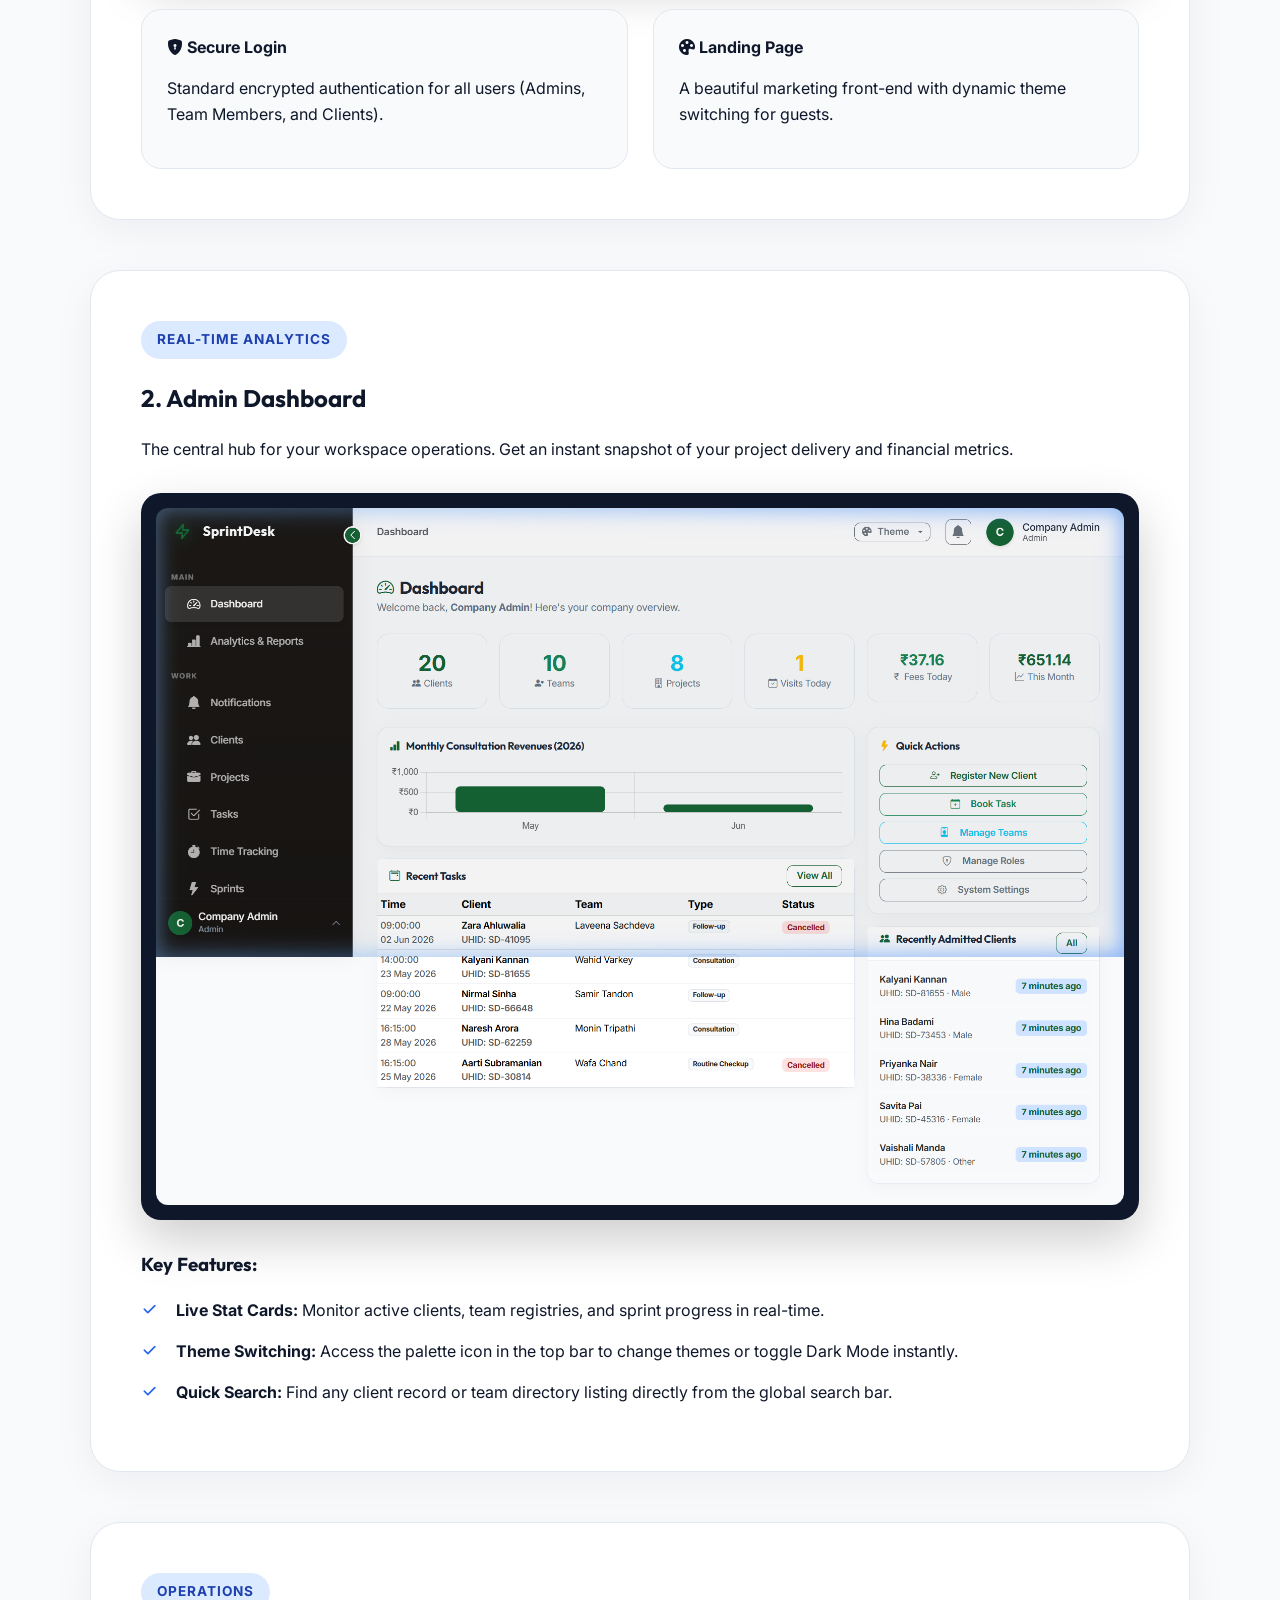
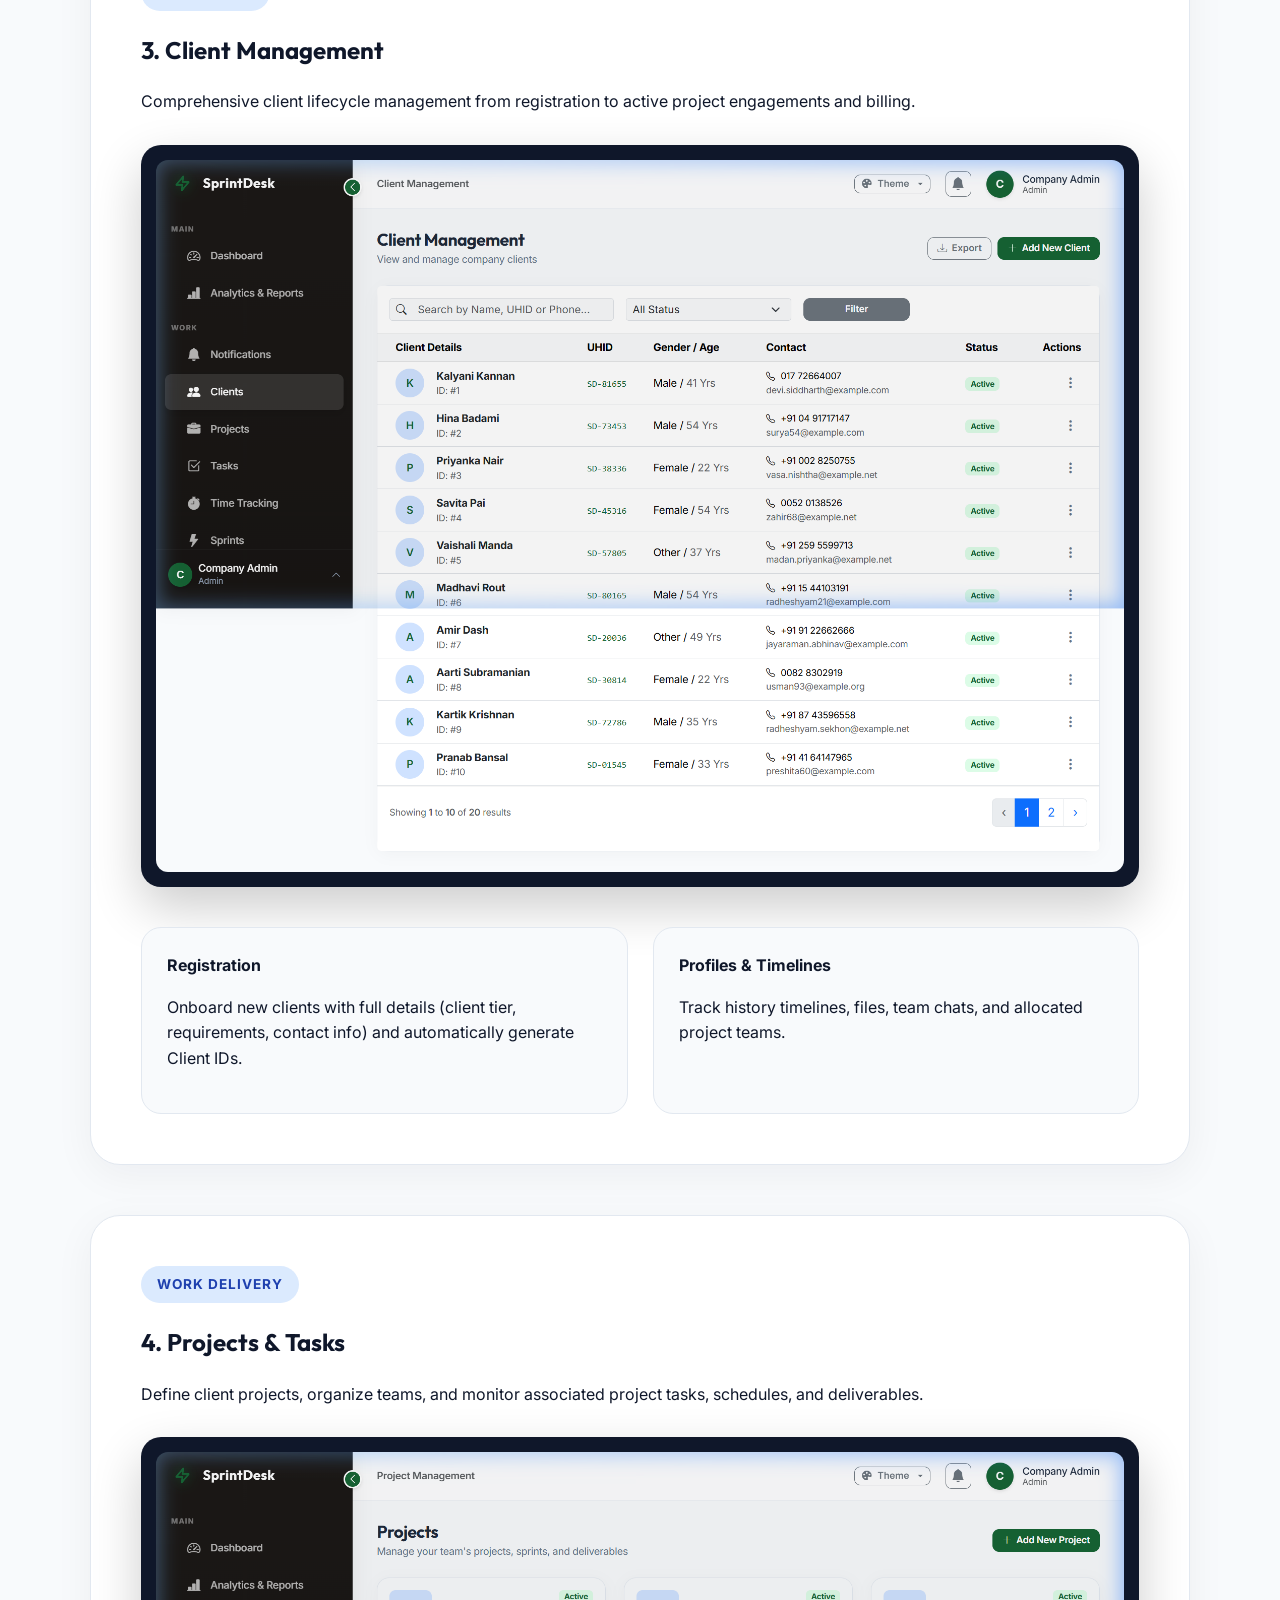
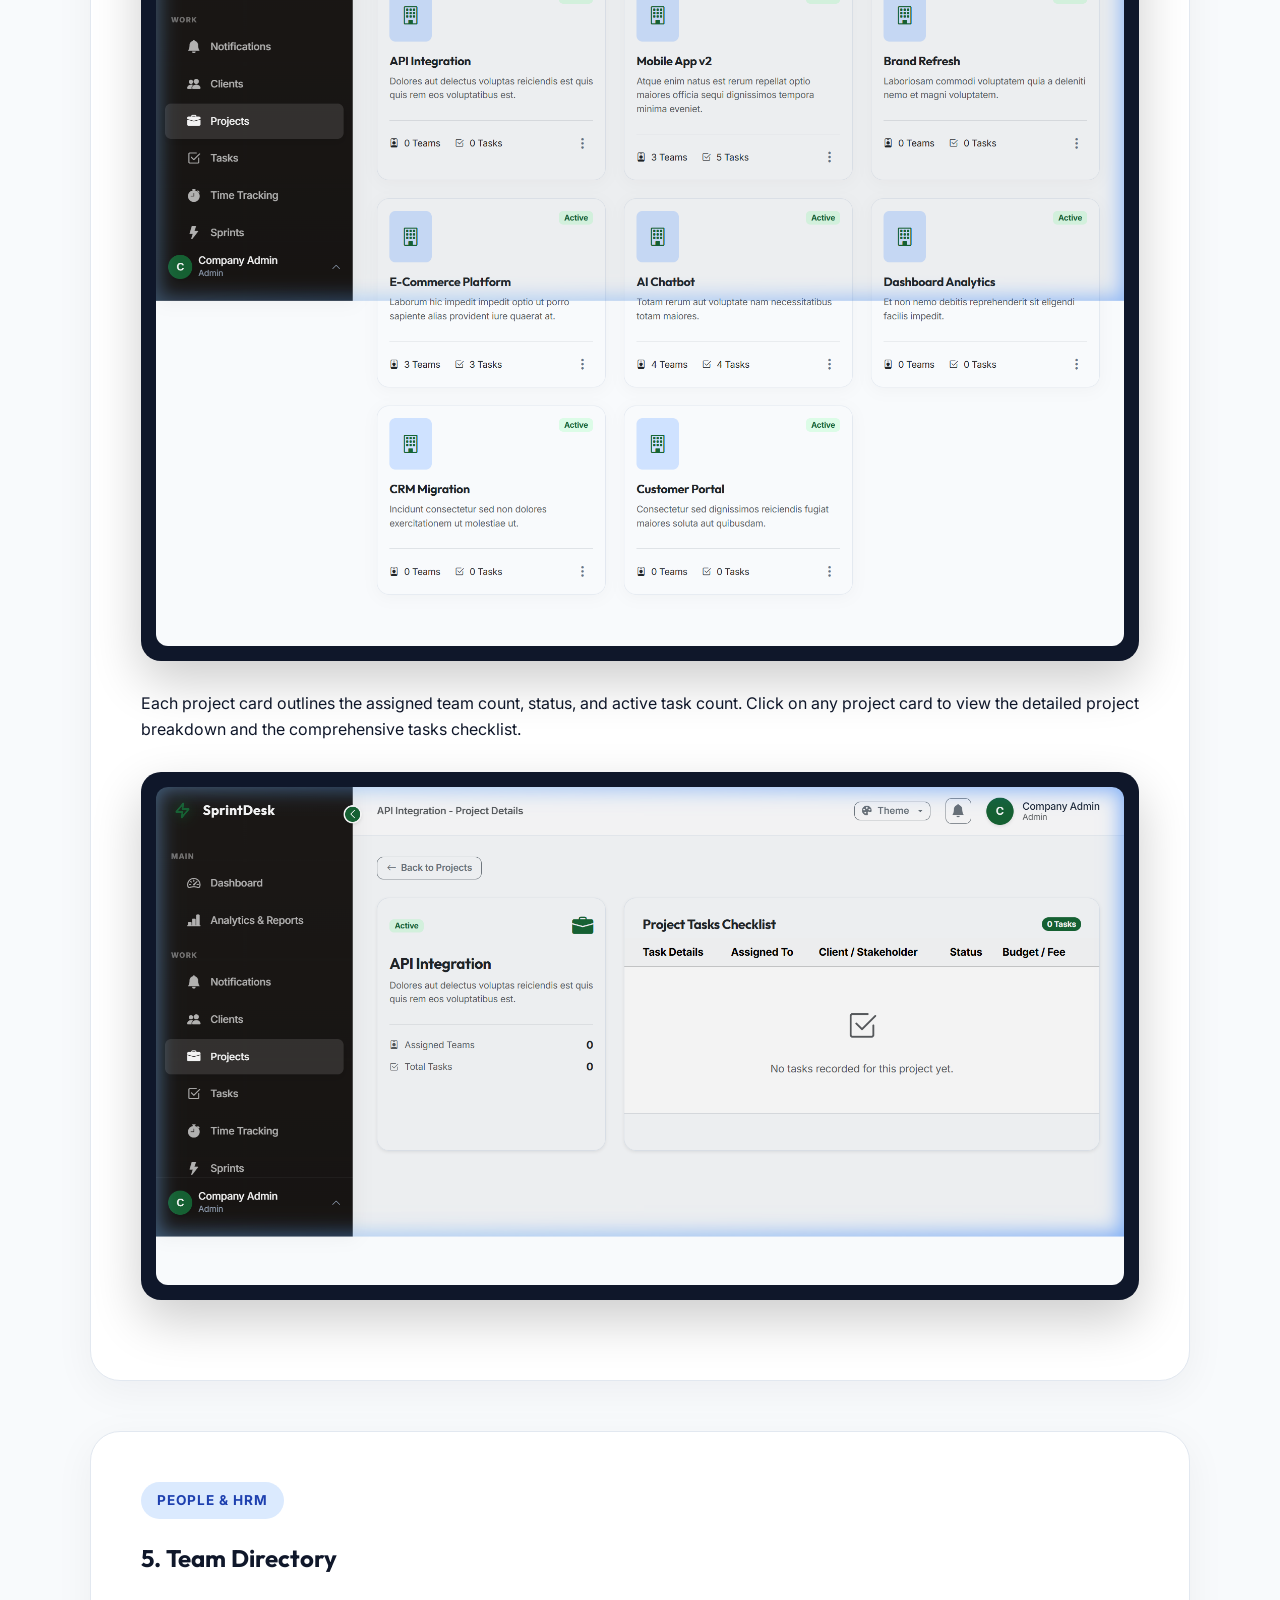
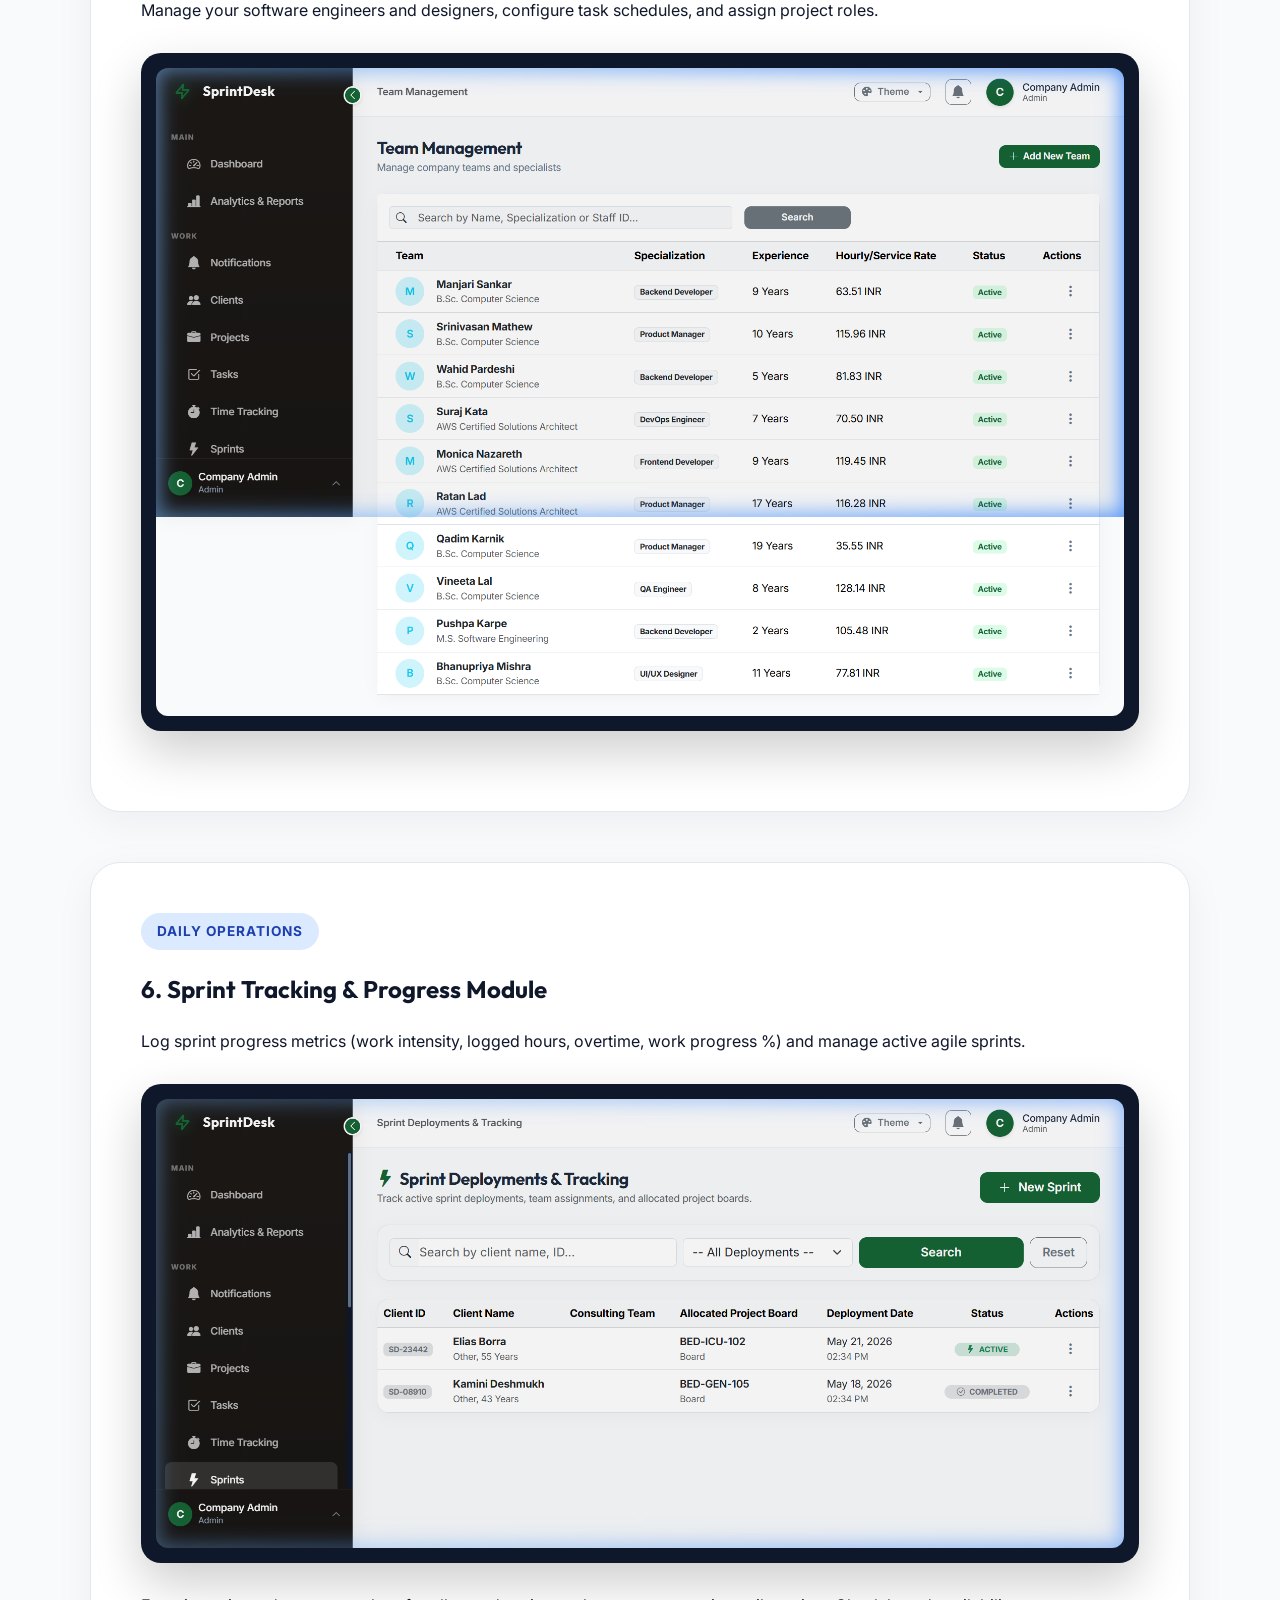
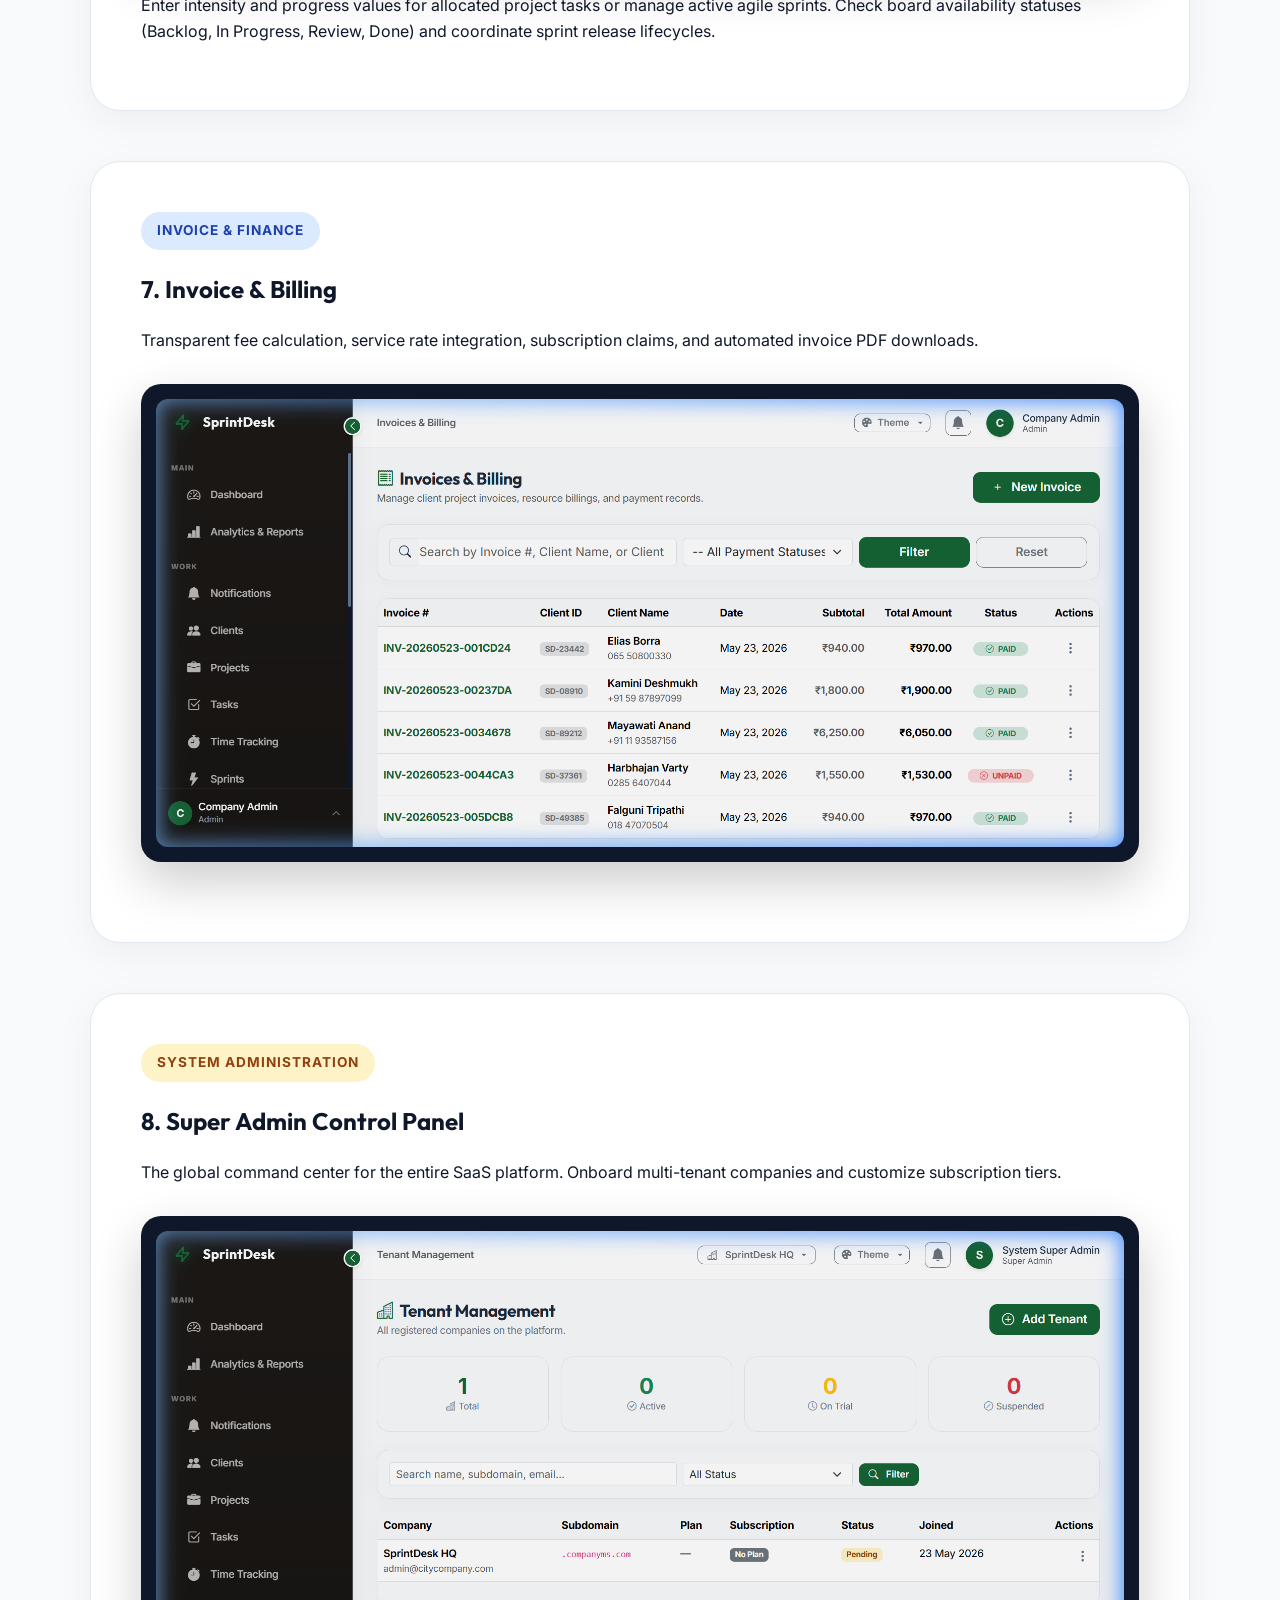
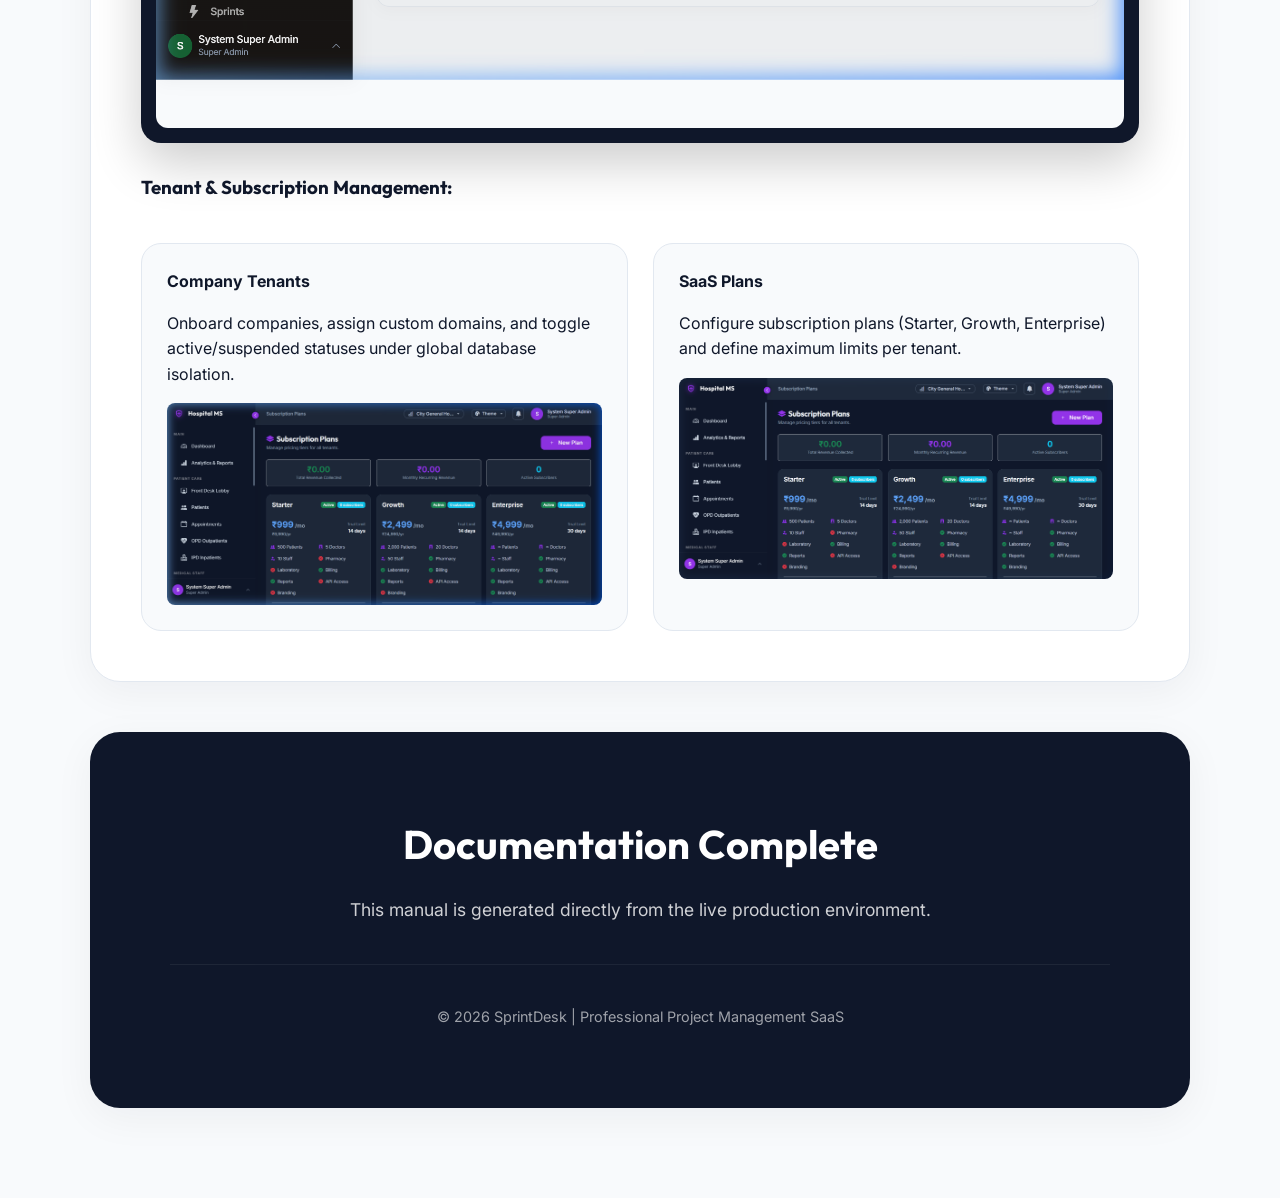
<file: taskflow-project-task-management.html>
<!DOCTYPE html>
<html lang="en">
<head>
    <meta charset="UTF-8">
    <meta name="viewport" content="width=device-width, initial-scale=1.0">
    <title>Complete User Manual | SprintDesk SaaS</title>
    <link href="https://fonts.googleapis.com/css2?family=Inter:wght@400;500;600;700&family=Outfit:wght@600;700;800&display=swap" rel="stylesheet">
    <style>
        :root {
            --primary: #2563eb;
            --primary-dark: #1e40af;
            --bg: #f8fafc;
            --card: #ffffff;
            --text: #0f172a;
            --muted: #64748b;
            --border: #e2e8f0;
        }

        body {
            font-family: 'Inter', sans-serif;
            background-color: var(--bg);
            color: var(--text);
            margin: 0;
            line-height: 1.6;
        }

        .container {
            max-width: 1100px;
            margin: 0 auto;
            padding: 40px 20px;
        }

        header {
            background: linear-gradient(135deg, #0f172a 0%, #2563eb 100%);
            color: white;
            padding: 100px 0;
            text-align: center;
            border-radius: 0 0 50px 50px;
            box-shadow: 0 10px 30px rgba(0,0,0,0.1);
            margin-bottom: 60px;
        }

        h1, h2, h3 {
            font-family: 'Outfit', sans-serif;
            margin-top: 0;
        }

        .guide-section {
            background: var(--card);
            border-radius: 30px;
            padding: 50px;
            margin-bottom: 50px;
            box-shadow: 0 10px 40px rgba(15, 23, 42, 0.05);
            border: 1px solid var(--border);
        }

        .screenshot-container {
            background: #0f172a;
            padding: 15px;
            border-radius: 20px;
            margin: 30px 0;
            box-shadow: 0 20px 50px rgba(0,0,0,0.2);
        }

        .screenshot {
            width: 100%;
            display: block;
            border-radius: 12px;
        }

        .badge {
            display: inline-block;
            padding: 8px 16px;
            border-radius: 999px;
            font-size: 0.85rem;
            font-weight: 700;
            text-transform: uppercase;
            letter-spacing: 1px;
            margin-bottom: 20px;
        }

        .badge-admin { background: #dbeafe; color: #1e40af; }
        .badge-super { background: #fef3c7; color: #92400e; }

        .module-grid {
            display: grid;
            grid-template-columns: repeat(auto-fit, minmax(300px, 1fr));
            gap: 25px;
            margin-top: 40px;
        }

        .module-item {
            padding: 25px;
            background: #f8fafc;
            border-radius: 20px;
            border: 1px solid var(--border);
            transition: transform 0.3s ease;
        }

        .module-item:hover {
            transform: translateY(-5px);
            border-color: var(--primary);
        }

        .step-list {
            list-style: none;
            padding: 0;
        }

        .step-list li {
            padding-left: 35px;
            position: relative;
            margin-bottom: 15px;
        }

        .step-list li::before {
            content: "\F272";
            font-family: "bootstrap-icons";
            position: absolute;
            left: 0;
            color: var(--primary);
            font-weight: bold;
        }

        nav.toc {
            background: white;
            padding: 25px;
            border-radius: 20px;
            border: 1px solid var(--border);
            margin-bottom: 40px;
            position: sticky;
            top: 20px;
            z-index: 100;
        }

        .toc h4 { margin: 0 0 15px; border-bottom: 2px solid var(--primary); display: inline-block; }
        .toc-links { display: flex; flex-wrap: wrap; gap: 15px; }
        .toc-links a { text-decoration: none; color: var(--muted); font-weight: 500; font-size: 0.9rem; }
        .toc-links a:hover { color: var(--primary); }

        @media print {
            nav.toc { display: none; }
            .guide-section { break-inside: avoid; }
        }
    </style>
    <link rel="stylesheet" href="https://cdn.jsdelivr.net/npm/bootstrap-icons@1.11.3/font/bootstrap-icons.min.css">
</head>
<body>

<header>
    <div class="container">
        <h1 style="font-size: 4rem; margin-bottom: 15px; letter-spacing: -1px;">SprintDesk User Manual</h1>
        <p style="font-size: 1.4rem; opacity: 0.9; font-weight: 400;">Module-wise documentation with real system captures</p>
    </div>
</header>

<div class="container">
    <nav class="toc">
        <h4>Quick Navigation</h4>
        <div class="toc-links">
            <a href="#login">Authentication</a>
            <a href="#dashboard">Dashboard</a>
            <a href="#students">Clients</a>
            <a href="#projects">Projects & Tasks</a>
            <a href="#teachers">Teams</a>
            <a href="#attendance">Sprint Tracking & Progress</a>
            <a href="#fees">Invoice & Billing</a>
            <a href="#superadmin">Super Admin</a>
        </div>
    </nav>

    <!-- SECTION: AUTHENTICATION -->
    <div class="guide-section" id="login">
        <div class="badge badge-admin">Access Control</div>
        <h2>1. Accessing the Platform</h2>
        <p>Your portal to project operations. Log in with your unique credentials to access the modules assigned to your administrative, team, or client role.</p>
        
        <div class="screenshot-container">
            <img src="assets/tms/screenshots/login.png" alt="Login Page" class="screenshot">
        </div>

        <div class="module-grid">
            <div class="module-item">
                <i class="bi bi-shield-lock-fill fs-3 text-primary mb-3 d-block"></i>
                <strong>Secure Login</strong>
                <p>Standard encrypted authentication for all users (Admins, Team Members, and Clients).</p>
            </div>
            <div class="module-item">
                <i class="bi bi-palette-fill fs-3 text-primary mb-3 d-block"></i>
                <strong>Landing Page</strong>
                <p>A beautiful marketing front-end with dynamic theme switching for guests.</p>
            </div>
        </div>
    </div>

    <!-- SECTION: DASHBOARD -->
    <div class="guide-section" id="dashboard">
        <div class="badge badge-admin">Real-time Analytics</div>
        <h2>2. Admin Dashboard</h2>
        <p>The central hub for your workspace operations. Get an instant snapshot of your project delivery and financial metrics.</p>
        
        <div class="screenshot-container">
            <img src="assets/tms/screenshots/dashboard.png" alt="Admin Dashboard" class="screenshot">
        </div>

        <h3>Key Features:</h3>
        <ul class="step-list">
            <li><strong>Live Stat Cards:</strong> Monitor active clients, team registries, and sprint progress in real-time.</li>
            <li><strong>Theme Switching:</strong> Access the palette icon in the top bar to change themes or toggle Dark Mode instantly.</li>
            <li><strong>Quick Search:</strong> Find any client record or team directory listing directly from the global search bar.</li>
        </ul>
    </div>

    <!-- SECTION: PATIENTS -->
    <div class="guide-section" id="students">
        <div class="badge badge-admin">Operations</div>
        <h2>3. Client Management</h2>
        <p>Comprehensive client lifecycle management from registration to active project engagements and billing.</p>
        
        <div class="screenshot-container">
            <img src="assets/tms/screenshots/clients.png" alt="Client List" class="screenshot">
        </div>

        <div class="module-grid">
            <div class="module-item">
                <strong>Registration</strong>
                <p>Onboard new clients with full details (client tier, requirements, contact info) and automatically generate Client IDs.</p>
            </div>
            <div class="module-item">
                <strong>Profiles & Timelines</strong>
                <p>Track history timelines, files, team chats, and allocated project teams.</p>
            </div>
        </div>
    </div>

    <!-- SECTION: PROJECTS -->
    <div class="guide-section" id="projects">
        <div class="badge badge-admin">Work Delivery</div>
        <h2>4. Projects & Tasks</h2>
        <p>Define client projects, organize teams, and monitor associated project tasks, schedules, and deliverables.</p>
        
        <div class="screenshot-container">
            <img src="assets/tms/screenshots/projects.png" alt="Projects Directory" class="screenshot">
        </div>

        <p>Each project card outlines the assigned team count, status, and active task count. Click on any project card to view the detailed project breakdown and the comprehensive tasks checklist.</p>

        <div class="screenshot-container">
            <img src="assets/tms/screenshots/project_show.png" alt="Project Details & Tasks" class="screenshot">
        </div>
    </div>

    <!-- SECTION: DOCTORS -->
    <div class="guide-section" id="teachers">
        <div class="badge badge-admin">People & HRM</div>
        <h2>5. Team Directory</h2>
        <p>Manage your software engineers and designers, configure task schedules, and assign project roles.</p>
        
        <div class="screenshot-container">
            <img src="assets/tms/screenshots/teams.png" alt="Team List" class="screenshot">
        </div>
    </div>

    <!-- SECTION: TIME TRACKING / SPRINT -->
    <div class="guide-section" id="attendance">
        <div class="badge badge-admin">Daily Operations</div>
        <h2>6. Sprint Tracking & Progress Module</h2>
        <p>Log sprint progress metrics (work intensity, logged hours, overtime, work progress %) and manage active agile sprints.</p>
        
        <div class="screenshot-container">
            <img src="assets/tms/screenshots/attendance.png" alt="Sprint Triage Log" class="screenshot">
        </div>

        <p>Enter intensity and progress values for allocated project tasks or manage active agile sprints. Check board availability statuses (Backlog, In Progress, Review, Done) and coordinate sprint release lifecycles.</p>
    </div>

    <!-- SECTION: BILLING & INVOICES -->
    <div class="guide-section" id="fees">
        <div class="badge badge-admin">Invoice & Finance</div>
        <h2>7. Invoice & Billing</h2>
        <p>Transparent fee calculation, service rate integration, subscription claims, and automated invoice PDF downloads.</p>
        
        <div class="screenshot-container">
            <img src="assets/tms/screenshots/fees.png" alt="Invoices & Invoice Panel" class="screenshot">
        </div>
    </div>

    <!-- SECTION: SUPER ADMIN -->
    <div class="guide-section" id="superadmin">
        <div class="badge badge-super">System Administration</div>
        <h2>8. Super Admin Control Panel</h2>
        <p>The global command center for the entire SaaS platform. Onboard multi-tenant companies and customize subscription tiers.</p>
        
        <div class="screenshot-container">
            <img src="assets/tms/screenshots/super_admin_dashboard.png" alt="Super Admin Dashboard" class="screenshot">
        </div>

        <h3>Tenant & Subscription Management:</h3>
        <div class="module-grid">
            <div class="module-item">
                <strong>Company Tenants</strong>
                <p>Onboard companies, assign custom domains, and toggle active/suspended statuses under global database isolation.</p>
                <img src="assets/tms/screenshots/tenants.png" alt="Tenants List" class="screenshot" style="margin-top: 15px; border-radius: 8px;">
            </div>
            <div class="module-item">
                <strong>SaaS Plans</strong>
                <p>Configure subscription plans (Starter, Growth, Enterprise) and define maximum limits per tenant.</p>
                <img src="assets/tms/screenshots/plans.png" alt="Plans List" class="screenshot" style="margin-top: 15px; border-radius: 8px;">
            </div>
        </div>
    </div>

    <div class="guide-section" style="text-align: center; padding: 80px; background: #0f172a; color: white; border: none;">
        <h2 style="font-size: 2.5rem; margin-bottom: 20px; color: white;">Documentation Complete</h2>
        <p style="opacity: 0.8; font-size: 1.1rem;">This manual is generated directly from the live production environment.</p>
        <div style="margin-top: 40px; padding-top: 40px; border-top: 1px solid rgba(255,255,255,0.1); font-size: 0.9rem; opacity: 0.6;">
            &copy; 2026 SprintDesk | Professional Project Management SaaS
        </div>
    </div>
</div>

</body>
</html>
</file>
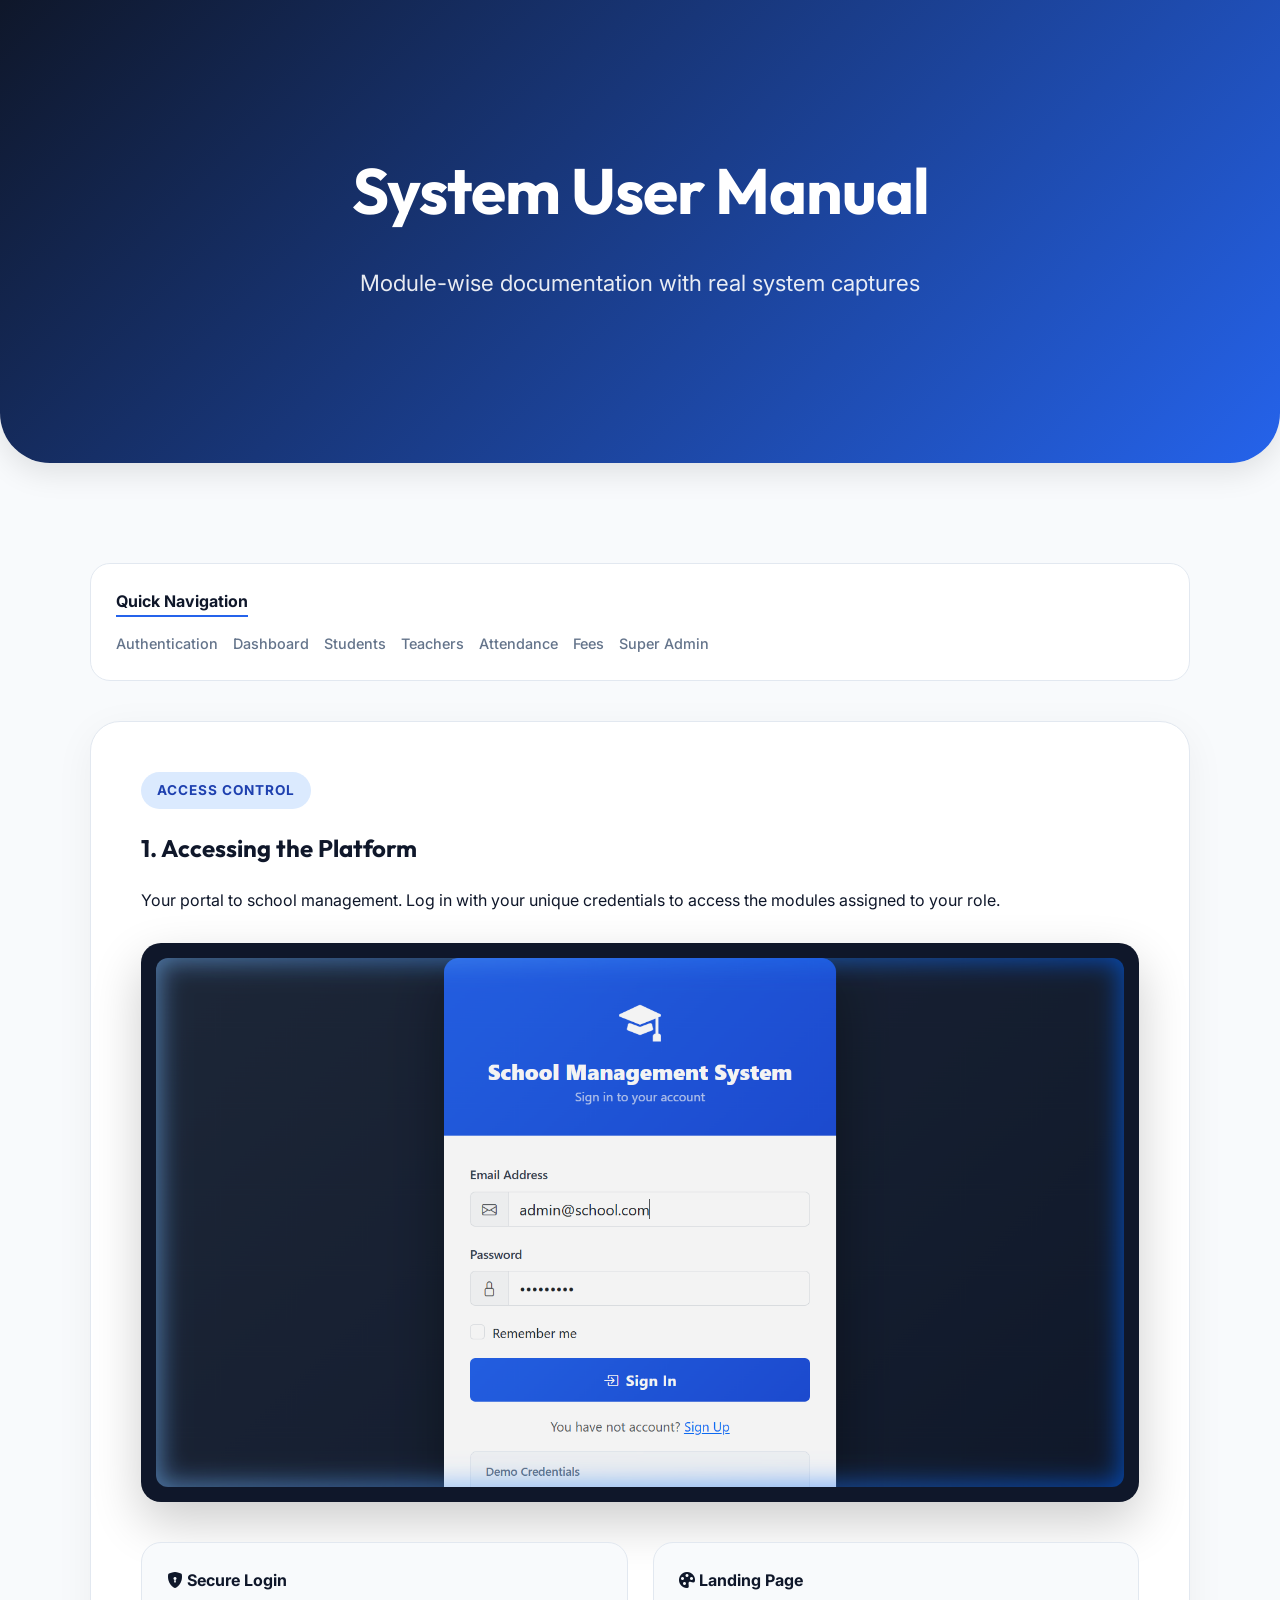
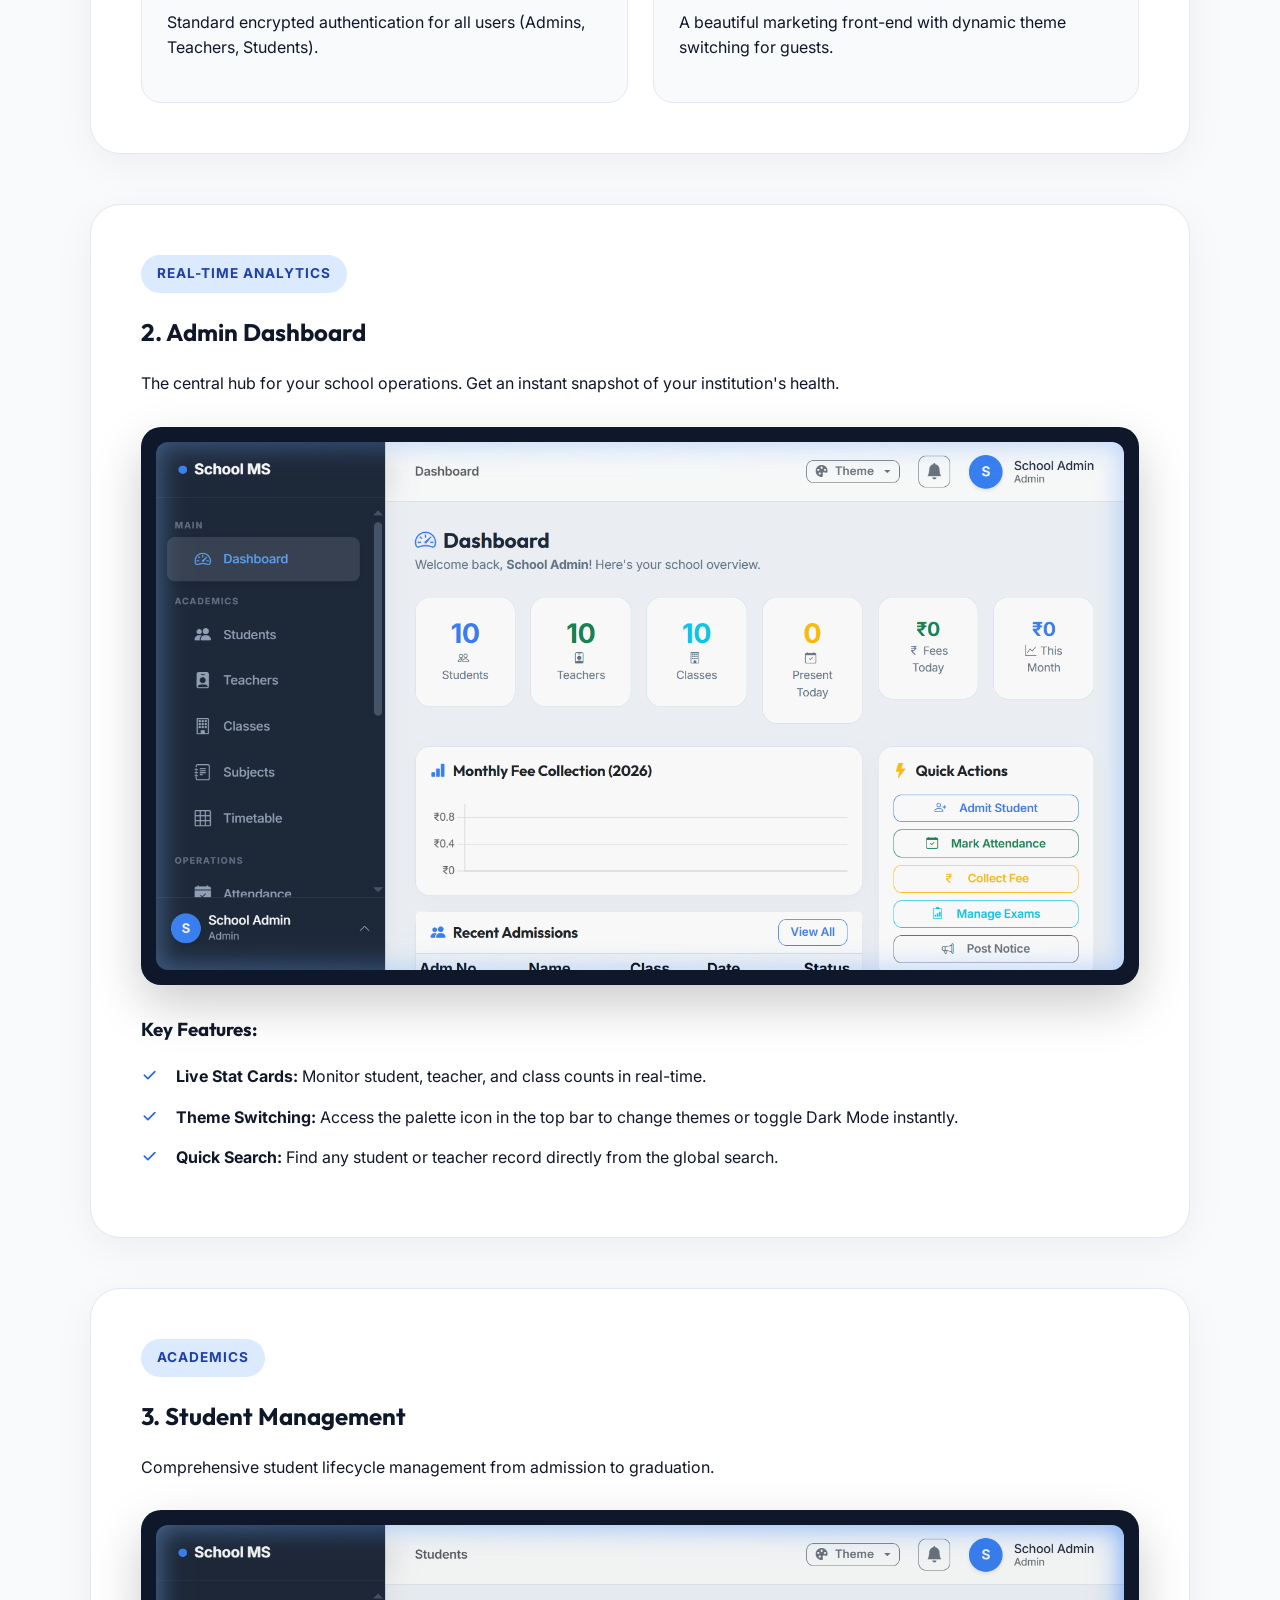
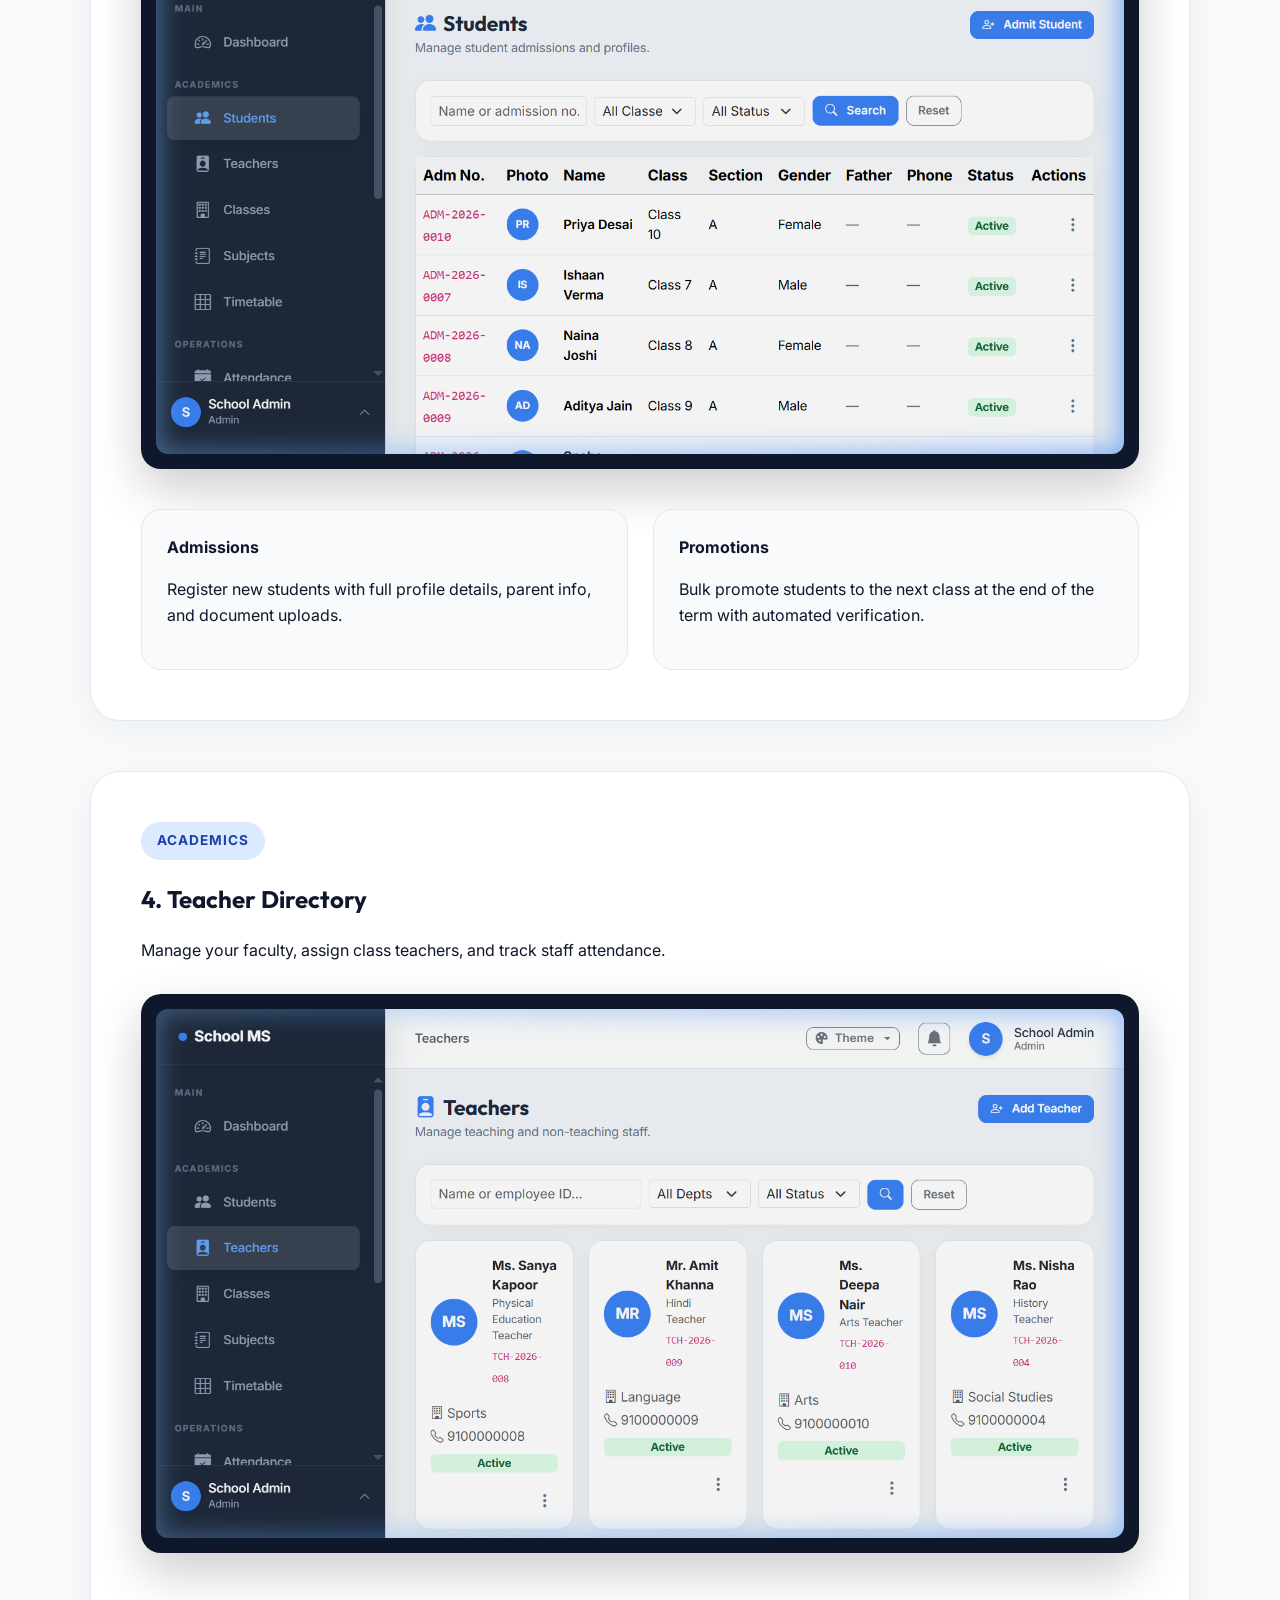
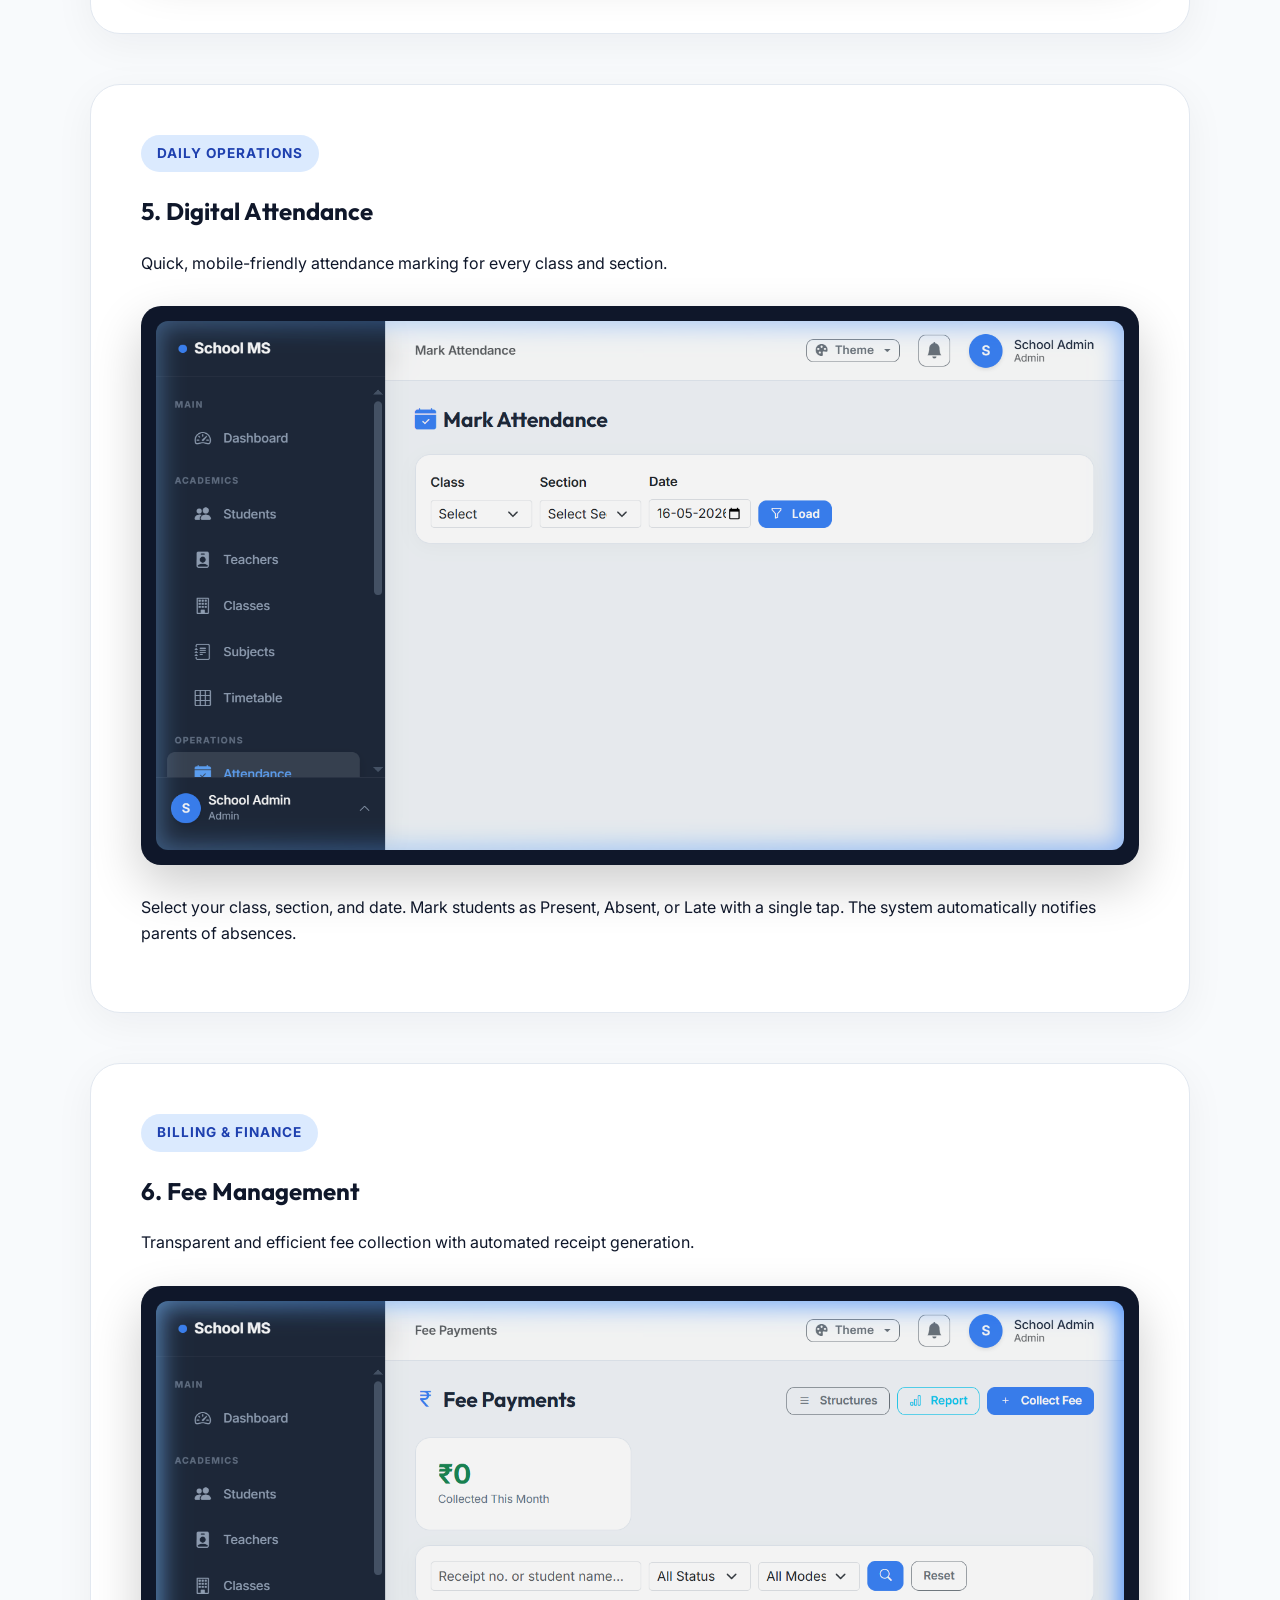
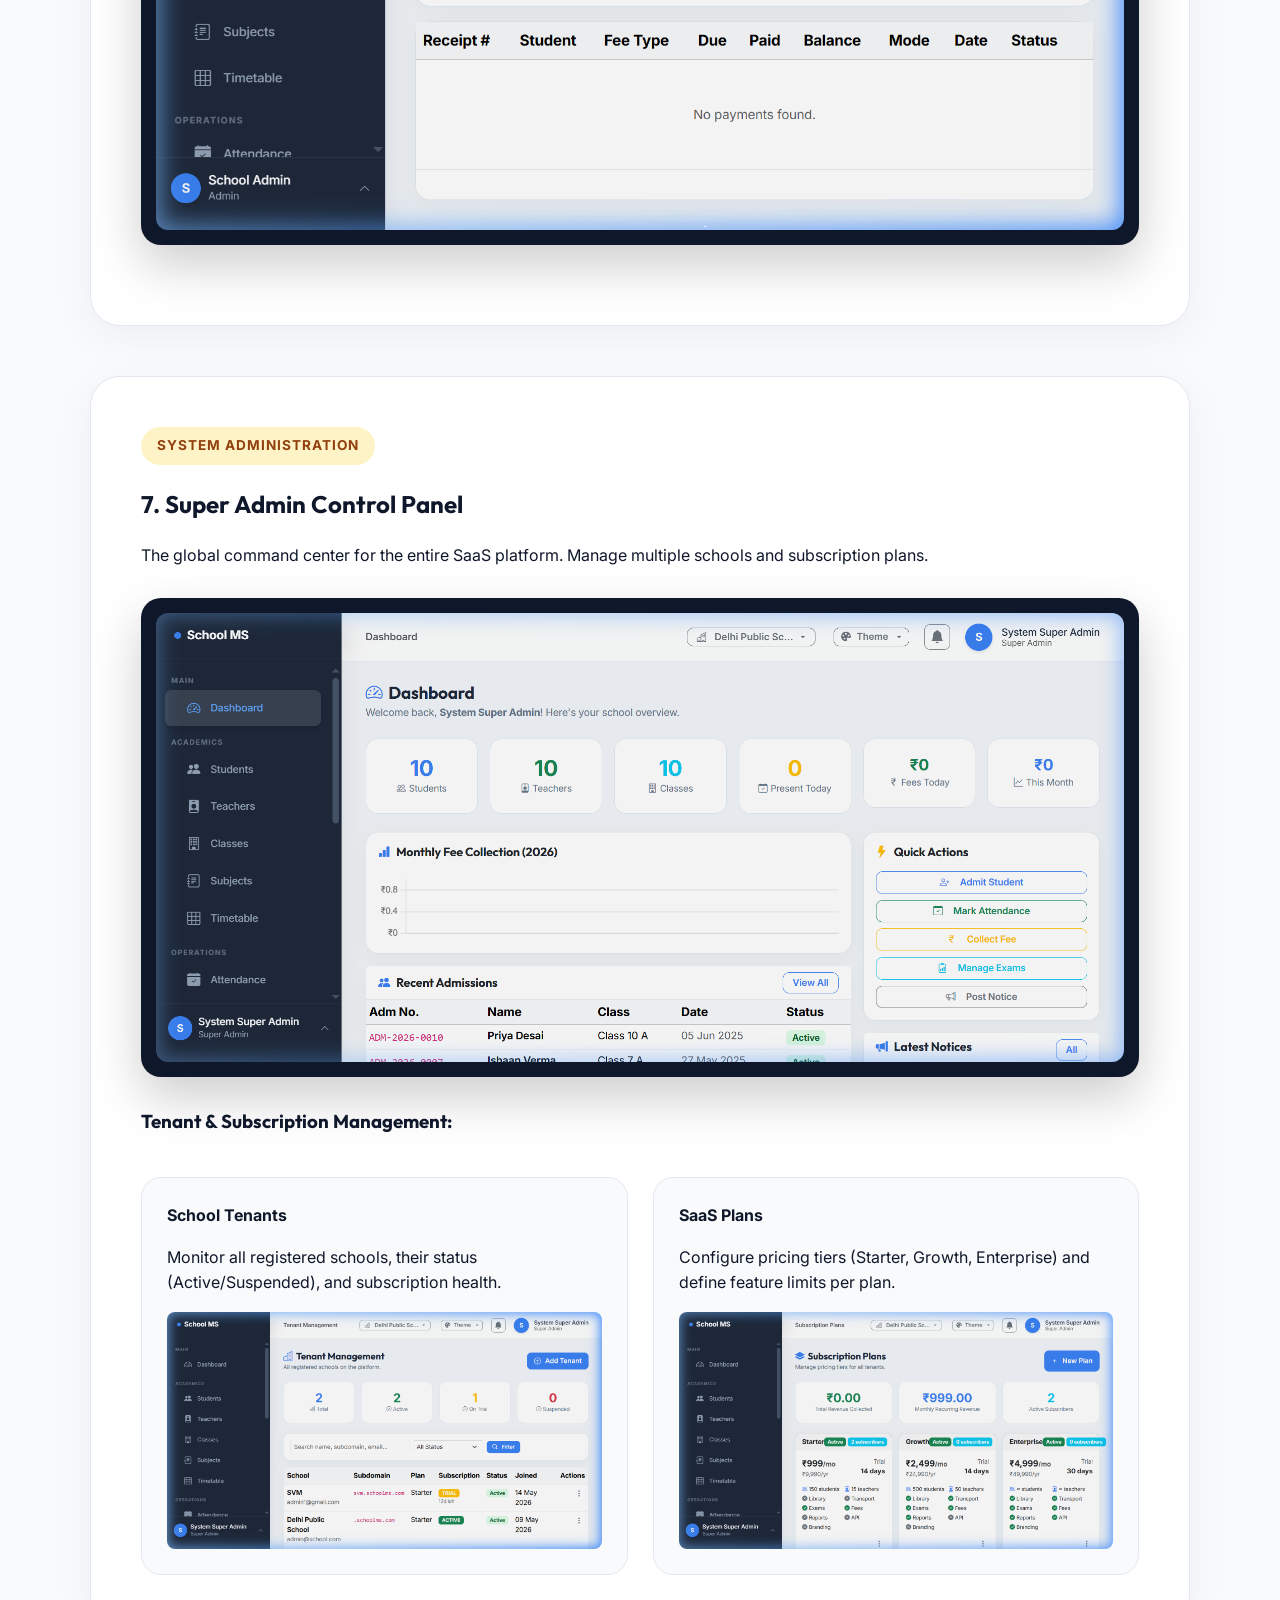
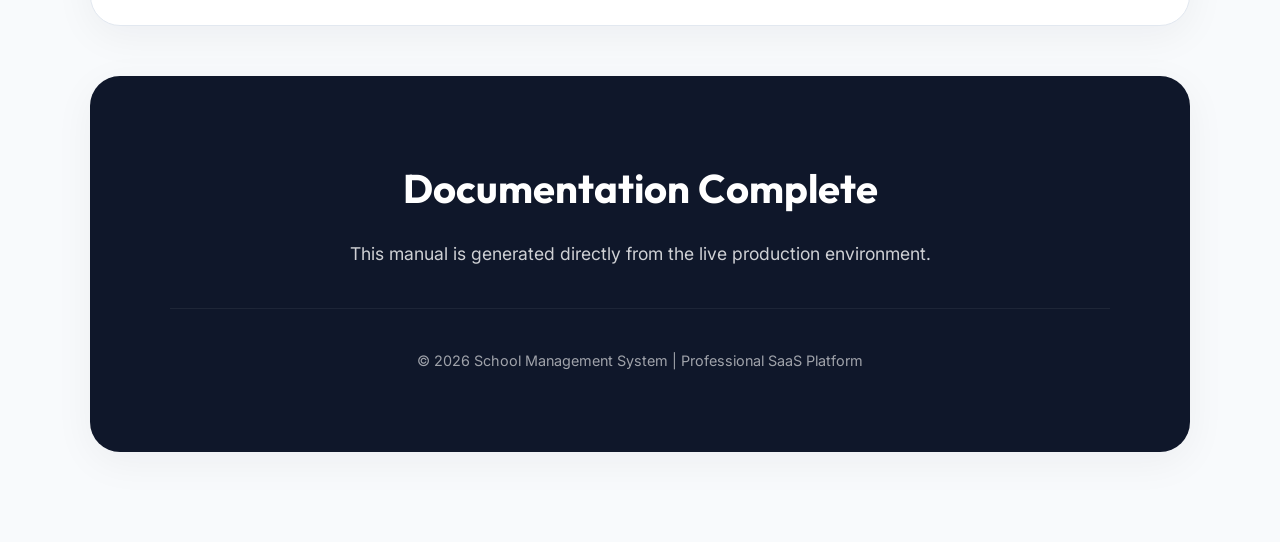
<file: USER_GUIDE.html>
<!DOCTYPE html>
<html lang="en">
<head>
    <meta charset="UTF-8">
    <meta name="viewport" content="width=device-width, initial-scale=1.0">
    <title>Complete User Manual | School Management System</title>
    <link href="https://fonts.googleapis.com/css2?family=Inter:wght@400;500;600;700&family=Outfit:wght@600;700;800&display=swap" rel="stylesheet">
    <style>
        :root {
            --primary: #2563eb;
            --primary-dark: #1e40af;
            --bg: #f8fafc;
            --card: #ffffff;
            --text: #0f172a;
            --muted: #64748b;
            --border: #e2e8f0;
        }

        body {
            font-family: 'Inter', sans-serif;
            background-color: var(--bg);
            color: var(--text);
            margin: 0;
            line-height: 1.6;
        }

        .container {
            max-width: 1100px;
            margin: 0 auto;
            padding: 40px 20px;
        }

        header {
            background: linear-gradient(135deg, #0f172a 0%, #2563eb 100%);
            color: white;
            padding: 100px 0;
            text-align: center;
            border-radius: 0 0 50px 50px;
            box-shadow: 0 10px 30px rgba(0,0,0,0.1);
            margin-bottom: 60px;
        }

        h1, h2, h3 {
            font-family: 'Outfit', sans-serif;
            margin-top: 0;
        }

        .guide-section {
            background: var(--card);
            border-radius: 30px;
            padding: 50px;
            margin-bottom: 50px;
            box-shadow: 0 10px 40px rgba(15, 23, 42, 0.05);
            border: 1px solid var(--border);
        }

        .screenshot-container {
            background: #0f172a;
            padding: 15px;
            border-radius: 20px;
            margin: 30px 0;
            box-shadow: 0 20px 50px rgba(0,0,0,0.2);
        }

        .screenshot {
            width: 100%;
            display: block;
            border-radius: 12px;
        }

        .badge {
            display: inline-block;
            padding: 8px 16px;
            border-radius: 999px;
            font-size: 0.85rem;
            font-weight: 700;
            text-transform: uppercase;
            letter-spacing: 1px;
            margin-bottom: 20px;
        }

        .badge-admin { background: #dbeafe; color: #1e40af; }
        .badge-super { background: #fef3c7; color: #92400e; }

        .module-grid {
            display: grid;
            grid-template-columns: repeat(auto-fit, minmax(300px, 1fr));
            gap: 25px;
            margin-top: 40px;
        }

        .module-item {
            padding: 25px;
            background: #f8fafc;
            border-radius: 20px;
            border: 1px solid var(--border);
            transition: transform 0.3s ease;
        }

        .module-item:hover {
            transform: translateY(-5px);
            border-color: var(--primary);
        }

        .step-list {
            list-style: none;
            padding: 0;
        }

        .step-list li {
            padding-left: 35px;
            position: relative;
            margin-bottom: 15px;
        }

        .step-list li::before {
            content: "\F272";
            font-family: "bootstrap-icons";
            position: absolute;
            left: 0;
            color: var(--primary);
            font-weight: bold;
        }

        nav.toc {
            background: white;
            padding: 25px;
            border-radius: 20px;
            border: 1px solid var(--border);
            margin-bottom: 40px;
            position: sticky;
            top: 20px;
            z-index: 100;
        }

        .toc h4 { margin: 0 0 15px; border-bottom: 2px solid var(--primary); display: inline-block; }
        .toc-links { display: flex; flex-wrap: wrap; gap: 15px; }
        .toc-links a { text-decoration: none; color: var(--muted); font-weight: 500; font-size: 0.9rem; }
        .toc-links a:hover { color: var(--primary); }

        @media print {
            nav.toc { display: none; }
            .guide-section { break-inside: avoid; }
        }
    </style>
    <link rel="stylesheet" href="https://cdn.jsdelivr.net/npm/bootstrap-icons@1.11.3/font/bootstrap-icons.min.css">
</head>
<body>

<header>
    <div class="container">
        <h1 style="font-size: 4rem; margin-bottom: 15px; letter-spacing: -1px;">System User Manual</h1>
        <p style="font-size: 1.4rem; opacity: 0.9; font-weight: 400;">Module-wise documentation with real system captures</p>
    </div>
</header>

<div class="container">
    <nav class="toc">
        <h4>Quick Navigation</h4>
        <div class="toc-links">
            <a href="#login">Authentication</a>
            <a href="#dashboard">Dashboard</a>
            <a href="#students">Students</a>
            <a href="#teachers">Teachers</a>
            <a href="#attendance">Attendance</a>
            <a href="#fees">Fees</a>
            <a href="#superadmin">Super Admin</a>
        </div>
    </nav>

    <!-- SECTION: AUTHENTICATION -->
    <div class="guide-section" id="login">
        <div class="badge badge-admin">Access Control</div>
        <h2>1. Accessing the Platform</h2>
        <p>Your portal to school management. Log in with your unique credentials to access the modules assigned to your role.</p>
        
        <div class="screenshot-container">
            <img src="assets/screenshots/login.png" alt="Login Page" class="screenshot">
        </div>

        <div class="module-grid">
            <div class="module-item">
                <i class="bi bi-shield-lock-fill fs-3 text-primary mb-3 d-block"></i>
                <strong>Secure Login</strong>
                <p>Standard encrypted authentication for all users (Admins, Teachers, Students).</p>
            </div>
            <div class="module-item">
                <i class="bi bi-palette-fill fs-3 text-primary mb-3 d-block"></i>
                <strong>Landing Page</strong>
                <p>A beautiful marketing front-end with dynamic theme switching for guests.</p>
            </div>
        </div>
    </div>

    <!-- SECTION: DASHBOARD -->
    <div class="guide-section" id="dashboard">
        <div class="badge badge-admin">Real-time Analytics</div>
        <h2>2. Admin Dashboard</h2>
        <p>The central hub for your school operations. Get an instant snapshot of your institution's health.</p>
        
        <div class="screenshot-container">
            <img src="assets/screenshots/dashboard.png" alt="Admin Dashboard" class="screenshot">
        </div>

        <h3>Key Features:</h3>
        <ul class="step-list">
            <li><strong>Live Stat Cards:</strong> Monitor student, teacher, and class counts in real-time.</li>
            <li><strong>Theme Switching:</strong> Access the palette icon in the top bar to change themes or toggle Dark Mode instantly.</li>
            <li><strong>Quick Search:</strong> Find any student or teacher record directly from the global search.</li>
        </ul>
    </div>

    <!-- SECTION: STUDENTS -->
    <div class="guide-section" id="students">
        <div class="badge badge-admin">Academics</div>
        <h2>3. Student Management</h2>
        <p>Comprehensive student lifecycle management from admission to graduation.</p>
        
        <div class="screenshot-container">
            <img src="assets/screenshots/students.png" alt="Student List" class="screenshot">
        </div>

        <div class="module-grid">
            <div class="module-item">
                <strong>Admissions</strong>
                <p>Register new students with full profile details, parent info, and document uploads.</p>
            </div>
            <div class="module-item">
                <strong>Promotions</strong>
                <p>Bulk promote students to the next class at the end of the term with automated verification.</p>
            </div>
        </div>
    </div>

    <!-- SECTION: TEACHERS -->
    <div class="guide-section" id="teachers">
        <div class="badge badge-admin">Academics</div>
        <h2>4. Teacher Directory</h2>
        <p>Manage your faculty, assign class teachers, and track staff attendance.</p>
        
        <div class="screenshot-container">
            <img src="assets/screenshots/teachers.png" alt="Teacher List" class="screenshot">
        </div>
    </div>

    <!-- SECTION: ATTENDANCE -->
    <div class="guide-section" id="attendance">
        <div class="badge badge-admin">Daily Operations</div>
        <h2>5. Digital Attendance</h2>
        <p>Quick, mobile-friendly attendance marking for every class and section.</p>
        
        <div class="screenshot-container">
            <img src="assets/screenshots/attendance.png" alt="Attendance Marking" class="screenshot">
        </div>

        <p>Select your class, section, and date. Mark students as Present, Absent, or Late with a single tap. The system automatically notifies parents of absences.</p>
    </div>

    <!-- SECTION: FEES -->
    <div class="guide-section" id="fees">
        <div class="badge badge-admin">Billing & Finance</div>
        <h2>6. Fee Management</h2>
        <p>Transparent and efficient fee collection with automated receipt generation.</p>
        
        <div class="screenshot-container">
            <img src="assets/screenshots/fees.png" alt="Fees Management" class="screenshot">
        </div>
    </div>

    <!-- SECTION: SUPER ADMIN -->
    <div class="guide-section" id="superadmin">
        <div class="badge badge-super">System Administration</div>
        <h2>7. Super Admin Control Panel</h2>
        <p>The global command center for the entire SaaS platform. Manage multiple schools and subscription plans.</p>
        
        <div class="screenshot-container">
            <img src="assets/screenshots/super_admin_dashboard.png" alt="Super Admin Dashboard" class="screenshot">
        </div>

        <h3>Tenant & Subscription Management:</h3>
        <div class="module-grid">
            <div class="module-item">
                <strong>School Tenants</strong>
                <p>Monitor all registered schools, their status (Active/Suspended), and subscription health.</p>
                <img src="assets/screenshots/tenants.png" alt="Tenants List" class="screenshot" style="margin-top: 15px; border-radius: 8px;">
            </div>
            <div class="module-item">
                <strong>SaaS Plans</strong>
                <p>Configure pricing tiers (Starter, Growth, Enterprise) and define feature limits per plan.</p>
                <img src="assets/screenshots/plans.png" alt="Plans List" class="screenshot" style="margin-top: 15px; border-radius: 8px;">
            </div>
        </div>
    </div>

    <div class="guide-section" style="text-align: center; padding: 80px; background: #0f172a; color: white; border: none;">
        <h2 style="font-size: 2.5rem; margin-bottom: 20px;">Documentation Complete</h2>
        <p style="opacity: 0.8; font-size: 1.1rem;">This manual is generated directly from the live production environment.</p>
        <div style="margin-top: 40px; padding-top: 40px; border-top: 1px solid rgba(255,255,255,0.1); font-size: 0.9rem; opacity: 0.6;">
            &copy; 2026 School Management System | Professional SaaS Platform
        </div>
    </div>
</div>

</body>
</html>
</file>
<file: assets/css/style1.css>
:root {
         --bg: #0a0a0f;
         --bg2: #111118;
         --surface: #16161f;
         --border: #1e1e2e;
         --accent: #e8ff47;
         --accent2: #47c8ff;
         --accent3: #ff6b47;
         --text: #f0f0f5;
         --muted: #6b6b85;
         --card: #13131c;
     }

     *,
     *::before,
     *::after {
         box-sizing: border-box;
         margin: 0;
         padding: 0;
     }

     html {
         scroll-behavior: smooth;
     }

     body {
         background: var(--bg);
         color: var(--text);
         font-family: 'DM Mono', monospace;
         overflow-x: hidden;
         cursor: none;
     }
  .hero-profile-float {
    display: inline-flex; align-items: center; gap: 14px;
    background: rgba(255,255,255,0.04);
    border: 1px solid var(--border);
    backdrop-filter: blur(12px);
    padding: 10px 20px 10px 10px;
    border-radius: 100px;
    margin-bottom: 36px;
    width: fit-content;
    animation: fadeSlideIn 0.8s ease 0.3s both;
  }
  @keyframes fadeSlideIn { from{opacity:0;transform:translateX(-20px)} to{opacity:1;transform:translateX(0)} }
  .hero-profile-float img {
    width: 44px; height: 44px;
    border-radius: 50%;
    object-fit: cover;
    border: 2px solid var(--accent);
  }
  .hero-profile-info { display: flex; flex-direction: column; gap: 2px; }
  .hero-profile-name {
    font-family: 'Syne', sans-serif; font-size: 0.82rem; font-weight: 700;
    color: var(--text);
  }
  .hero-profile-title { font-size: 0.65rem; color: var(--muted); letter-spacing: 0.05em; }o-profile-title { font-size: 0.65rem; color: var(--muted); letter-spacing: 0.05em; }

     /* Custom Cursor */
     .cursor {
         width: 12px;
         height: 12px;
         background: var(--accent);
         border-radius: 50%;
         position: fixed;
         pointer-events: none;
         z-index: 9999;
         mix-blend-mode: difference;
         transition: transform 0.15s ease;
     }

     .cursor-ring {
         width: 36px;
         height: 36px;
         border: 1px solid rgba(232, 255, 71, 0.4);
         border-radius: 50%;
         position: fixed;
         pointer-events: none;
         z-index: 9998;
         transition: all 0.3s ease;
         transform: translate(-50%, -50%);
     }

     /* Noise overlay */
     body::before {
         content: '';
         position: fixed;
         inset: 0;
         background-image: url("data:image/svg+xml,%3Csvg viewBox='0 0 200 200' xmlns='http://www.w3.org/2000/svg'%3E%3Cfilter id='n'%3E%3CfeTurbulence type='fractalNoise' baseFrequency='0.9' numOctaves='4' stitchTiles='stitch'/%3E%3C/filter%3E%3Crect width='100%25' height='100%25' filter='url(%23n)' opacity='0.03'/%3E%3C/svg%3E");
         pointer-events: none;
         z-index: 1000;
         opacity: 0.4;
     }

     /* NAV */
     nav {
         position: fixed;
         top: 0;
         left: 0;
         right: 0;
         z-index: 900;
         padding: 20px 60px;
         display: flex;
         justify-content: space-between;
         align-items: center;
         border-bottom: 1px solid transparent;
         transition: all 0.3s ease;
         backdrop-filter: blur(0px);
     }

     nav.scrolled {
         border-bottom-color: var(--border);
         backdrop-filter: blur(20px);
         background: rgba(10, 10, 15, 0.8);
     }

     .nav-logo {
         font-family: 'Fraunces', serif;
         font-size: 1.4rem;
         color: var(--accent);
         letter-spacing: -0.02em;
     }

     .nav-links {
         display: flex;
         gap: 36px;
         list-style: none;
     }

     .nav-links a {
         color: var(--muted);
         text-decoration: none;
         font-size: 0.72rem;
         letter-spacing: 0.12em;
         text-transform: uppercase;
         transition: color 0.2s;
     }

     .nav-links a:hover {
         color: var(--accent);
     }

     /* HERO */
     .hero {
         min-height: 100vh;
         display: flex;
         flex-direction: column;
         justify-content: flex-end;
         padding: 0 60px 80px;
         position: relative;
         overflow: hidden;
     }

     .hero-grid {
         position: absolute;
         inset: 0;
         background-image:
             linear-gradient(rgba(232, 255, 71, 0.04) 1px, transparent 1px),
             linear-gradient(90deg, rgba(232, 255, 71, 0.04) 1px, transparent 1px);
         background-size: 60px 60px;
         mask-image: radial-gradient(ellipse 80% 80% at 50% 50%, black 40%, transparent 100%);
     }

     .hero-orb {
         position: absolute;
         border-radius: 50%;
         filter: blur(80px);
         pointer-events: none;
     }

     .orb1 {
         width: 500px;
         height: 500px;
         background: rgba(232, 255, 71, 0.07);
         top: -100px;
         right: -100px;
         animation: float1 8s ease-in-out infinite;
     }

     .orb2 {
         width: 400px;
         height: 400px;
         background: rgba(71, 200, 255, 0.06);
         bottom: 100px;
         left: -100px;
         animation: float2 10s ease-in-out infinite;
     }

     @keyframes float1 {

         0%,
         100% {
             transform: translate(0, 0)
         }

         50% {
             transform: translate(-30px, 30px)
         }
     }

     @keyframes float2 {

         0%,
         100% {
             transform: translate(0, 0)
         }

         50% {
             transform: translate(30px, -20px)
         }
     }

     .hero-badge {
         display: inline-flex;
         align-items: center;
         gap: 8px;
         background: rgba(232, 255, 71, 0.08);
         border: 1px solid rgba(232, 255, 71, 0.2);
         color: var(--accent);
         padding: 6px 16px;
         border-radius: 100px;
         font-size: 0.7rem;
         letter-spacing: 0.1em;
         text-transform: uppercase;
         margin-bottom: 32px;
         width: fit-content;
     }

     .hero-badge span {
         width: 6px;
         height: 6px;
         background: var(--accent);
         border-radius: 50%;
         animation: pulse 2s infinite;
     }

     @keyframes pulse {

         0%,
         100% {
             opacity: 1
         }

         50% {
             opacity: 0.3
         }
     }

     .hero-title {
         font-family: 'Syne', sans-serif;
         font-size: clamp(4rem, 9vw, 9rem);
         font-weight: 800;
         line-height: 0.92;
         letter-spacing: -0.04em;
         margin-bottom: 40px;
     }

     .hero-title .line1 {
         display: block;
         color: var(--text);
     }

     .hero-title .line2 {
         display: block;
         color: transparent;
         -webkit-text-stroke: 1px rgba(240, 240, 245, 0.3);
     }

     .hero-title .line3 {
         display: block;
         color: var(--accent);
     }

     .hero-bottom {
         display: flex;
         justify-content: space-between;
         align-items: flex-end;
         gap: 40px;
     }

     .hero-desc {
         font-size: 0.85rem;
         line-height: 1.8;
         color: var(--muted);
         max-width: 360px;
     }

     .hero-stats {
         display: flex;
         gap: 48px;
     }

     .stat-item {
         text-align: center;
     }

     .stat-num {
         font-family: 'Fraunces', serif;
         font-size: 2.8rem;
         font-weight: 700;
         color: var(--text);
         line-height: 1;
         display: block;
     }

     .stat-label {
         font-size: 0.65rem;
         color: var(--muted);
         text-transform: uppercase;
         letter-spacing: 0.1em;
     }

     .stat-accent {
         color: var(--accent);
     }

     .scroll-hint {
         position: absolute;
         bottom: 40px;
         left: 50%;
         transform: translateX(-50%);
         display: flex;
         flex-direction: column;
         align-items: center;
         gap: 8px;
         color: var(--muted);
         font-size: 0.65rem;
         letter-spacing: 0.15em;
         text-transform: uppercase;
     }

     .scroll-line {
         width: 1px;
         height: 60px;
         background: linear-gradient(var(--accent), transparent);
         animation: scrollDown 2s ease-in-out infinite;
     }

     @keyframes scrollDown {
         0% {
             transform: scaleY(0);
             transform-origin: top
         }

         50% {
             transform: scaleY(1);
             transform-origin: top
         }

         51% {
             transform: scaleY(1);
             transform-origin: bottom
         }

         100% {
             transform: scaleY(0);
             transform-origin: bottom
         }
     }

     /* SECTION BASE */
     section {
         padding: 120px 60px;
     }

     .section-tag {
         font-size: 0.65rem;
         letter-spacing: 0.2em;
         text-transform: uppercase;
         color: var(--accent);
         margin-bottom: 16px;
         display: flex;
         align-items: center;
         gap: 12px;
     }

     .section-tag::before {
         content: '';
         width: 32px;
         height: 1px;
         background: var(--accent);
     }

     .section-title {
         font-family: 'Syne', sans-serif;
         font-size: clamp(2.5rem, 5vw, 4.5rem);
         font-weight: 800;
         letter-spacing: -0.03em;
         line-height: 1;
         margin-bottom: 64px;
     }

     /* ABOUT */
     .about {
         background: var(--bg2);
         border-top: 1px solid var(--border);
         border-bottom: 1px solid var(--border);
     }

     .about-grid {
         display: grid;
         grid-template-columns: 1fr 1fr;
         gap: 80px;
         align-items: center;
     }

     .about-img-wrap {
         position: relative;
     }

     .about-img-frame {
         width: 100%;
         aspect-ratio: 3/4;
         background: var(--surface);
         border-radius: 2px;
         border: 1px solid var(--border);
         overflow: hidden;
         position: relative;
     }

     .about-img-placeholder {
         width: 100%;
         height: 100%;
         display: flex;
         align-items: center;
         justify-content: center;
         font-family: 'Fraunces', serif;
         font-size: 6rem;
         color: var(--border);
     }

     .about-img-accent {
         position: absolute;
         bottom: -20px;
         right: -20px;
         width: 120px;
         height: 120px;
         border: 2px solid var(--accent);
         border-radius: 2px;
     }

     .exp-badge {
         position: absolute;
         top: -20px;
         left: -20px;
         background: var(--accent);
         color: #0a0a0f;
         padding: 20px;
         font-family: 'Syne', sans-serif;
         font-size: 0.7rem;
         font-weight: 700;
         text-align: center;
         line-height: 1.3;
         text-transform: uppercase;
         letter-spacing: 0.05em;
     }

     .exp-badge strong {
         display: block;
         font-size: 2rem;
     }

     .about-text p {
         font-size: 0.88rem;
         line-height: 1.9;
         color: var(--muted);
         margin-bottom: 24px;
     }

     .about-text p strong {
         color: var(--text);
     }

     .about-cta {
         display: inline-flex;
         align-items: center;
         gap: 12px;
         background: var(--accent);
         color: #0a0a0f;
         padding: 14px 28px;
         font-family: 'Syne', sans-serif;
         font-size: 0.8rem;
         font-weight: 700;
         text-decoration: none;
         letter-spacing: 0.05em;
         text-transform: uppercase;
         transition: all 0.2s;
         margin-top: 8px;
     }

     .about-cta:hover {
         background: var(--text);
         transform: translate(-2px, -2px);
         box-shadow: 4px 4px 0 var(--accent);
     }

     /* SKILLS */
     .skills-grid {
         display: grid;
         grid-template-columns: repeat(3, 1fr);
         gap: 2px;
     }

     .skill-card {
         background: var(--card);
         border: 1px solid var(--border);
         padding: 36px 32px;
         position: relative;
         overflow: hidden;
         transition: all 0.3s ease;
         group: true;
     }

     .skill-card:hover {
         background: var(--surface);
         border-color: rgba(232, 255, 71, 0.3);
         transform: translateY(-4px);
     }

     .skill-card::before {
         content: '';
         position: absolute;
         top: 0;
         left: 0;
         width: 100%;
         height: 2px;
         background: var(--accent);
         transform: scaleX(0);
         transform-origin: left;
         transition: transform 0.3s ease;
     }

     .skill-card:hover::before {
         transform: scaleX(1);
     }

     .skill-icon {
         font-size: 2rem;
         margin-bottom: 16px;
         display: block;
     }

     .skill-name {
         font-family: 'Syne', sans-serif;
         font-size: 1.1rem;
         font-weight: 700;
         margin-bottom: 8px;
         color: var(--text);
     }

     .skill-desc {
         font-size: 0.75rem;
         color: var(--muted);
         line-height: 1.7;
         margin-bottom: 20px;
     }

     .skill-level {
         display: flex;
         gap: 4px;
     }

     .skill-dot {
         width: 20px;
         height: 3px;
         border-radius: 2px;
         background: var(--border);
         transition: background 0.2s;
     }

     .skill-dot.active {
         background: var(--accent);
     }

     .skill-tag {
         position: absolute;
         top: 16px;
         right: 16px;
         font-size: 0.6rem;
         color: var(--accent);
         letter-spacing: 0.1em;
         text-transform: uppercase;
     }

     /* TECH STACK MARQUEE */
     .marquee-section {
         padding: 40px 0;
         overflow: hidden;
         background: var(--bg2);
         border-top: 1px solid var(--border);
         border-bottom: 1px solid var(--border);
     }

     .marquee-track {
         display: flex;
         gap: 0;
         animation: marquee 20s linear infinite;
         width: max-content;
     }

     .marquee-item {
         padding: 12px 32px;
         font-size: 0.72rem;
         letter-spacing: 0.12em;
         text-transform: uppercase;
         color: var(--muted);
         border-right: 1px solid var(--border);
         white-space: nowrap;
         display: flex;
         align-items: center;
         gap: 10px;
     }

     .marquee-item::before {
         content: '✦';
         color: var(--accent);
         font-size: 0.5rem;
     }

     @keyframes marquee {
         from {
             transform: translateX(0)
         }

         to {
             transform: translateX(-50%)
         }
     }

     /* PROJECTS */
     .projects-grid {
         display: grid;
         gap: 2px;
     }

     .project-row {
         display: grid;
         grid-template-columns: 80px 1fr auto;
         align-items: center;
         gap: 40px;
         padding: 32px 0;
         border-bottom: 1px solid var(--border);
         cursor: pointer;
         transition: all 0.2s;
         position: relative;
     }

     .project-row:hover {
         padding-left: 16px;
     }

     .project-row:hover .project-arrow {
         transform: translate(4px, -4px);
         opacity: 1;
     }

     .project-num {
         font-family: 'Fraunces', serif;
         font-size: 0.75rem;
         color: var(--muted);
         font-style: italic;
     }

     .project-info {
         flex: 1;
     }

     .project-title {
         font-family: 'Syne', sans-serif;
         font-size: 1.6rem;
         font-weight: 700;
         color: var(--text);
         margin-bottom: 6px;
         letter-spacing: -0.02em;
         transition: color 0.2s;
     }

     .project-row:hover .project-title {
         color: var(--accent);
     }

     .project-tags {
         display: flex;
         gap: 8px;
         flex-wrap: wrap;
     }

     .ptag {
         font-size: 0.62rem;
         padding: 3px 10px;
         border: 1px solid var(--border);
         color: var(--muted);
         letter-spacing: 0.08em;
         text-transform: uppercase;
         border-radius: 100px;
     }

     .ptag.php {
         border-color: rgba(119, 123, 253, 0.4);
         color: #777bfd;
     }

     .ptag.wp {
         border-color: rgba(33, 117, 155, 0.4);
         color: #21759b;
     }

     .ptag.laravel {
         border-color: rgba(255, 45, 32, 0.4);
         color: #ff4131;
     }

     .ptag.python {
         border-color: rgba(255, 212, 59, 0.4);
         color: #ffd43b;
     }

     .ptag.node {
         border-color: rgba(83, 158, 63, 0.4);
         color: #539e3f;
     }

     .ptag.ci {
         border-color: rgba(238, 80, 34, 0.4);
         color: #ee5022;
     }

     .project-arrow {
         font-size: 1.5rem;
         color: var(--muted);
         opacity: 0.4;
         transition: all 0.2s;
     }

     /* ERP CARDS */
     .erp-card {
         background: var(--card);
         border: 1px solid var(--border);
         margin-bottom: 24px;
         overflow: hidden;
         transition: border-color 0.3s, transform 0.3s;
         position: relative;
     }

     .erp-card::before {
         content: '';
         position: absolute;
         top: 0;
         left: 0;
         right: 0;
         height: 2px;
         background: var(--card-accent, var(--accent));
         transform: scaleX(0);
         transform-origin: left;
         transition: transform 0.4s ease;
     }

     .erp-card:hover::before {
         transform: scaleX(1);
     }

     .erp-card:hover {
         border-color: rgba(255, 255, 255, 0.1);
         transform: translateY(-3px);
     }

     .erp-header {
         display: grid;
         grid-template-columns: 72px 1fr auto;
         gap: 24px;
         align-items: flex-start;
         padding: 36px 36px 28px;
         border-bottom: 1px solid var(--border);
     }

     .erp-icon-wrap {
         width: 64px;
         height: 64px;
         border: 1px solid;
         display: flex;
         align-items: center;
         justify-content: center;
         flex-shrink: 0;
     }

     .erp-icon {
         font-size: 1.8rem;
     }

     .erp-meta {
         flex: 1;
     }

     .erp-category {
         font-size: 0.62rem;
         letter-spacing: 0.18em;
         text-transform: uppercase;
         margin-bottom: 6px;
     }

     .erp-title {
         font-family: 'Syne', sans-serif;
         font-size: 1.5rem;
         font-weight: 800;
         color: var(--text);
         letter-spacing: -0.02em;
         margin-bottom: 6px;
     }

     .erp-subtitle {
         font-size: 0.75rem;
         color: var(--muted);
         line-height: 1.6;
     }

     .erp-stack-pills {
         display: flex;
         flex-wrap: wrap;
         gap: 6px;
         justify-content: flex-end;
         align-items: flex-start;
         max-width: 220px;
     }

     .spill {
         font-size: 0.6rem;
         padding: 4px 10px;
         border: 1px solid var(--border);
         color: var(--muted);
         letter-spacing: 0.08em;
         text-transform: uppercase;
         white-space: nowrap;
     }

     .erp-features {
         display: grid;
         grid-template-columns: repeat(3, 1fr);
         gap: 0;
     }

     .erp-feat-group {
         padding: 28px 32px;
         border-right: 1px solid var(--border);
     }

     .erp-feat-group:last-child {
         border-right: none;
     }

     .erp-feat-head {
         font-family: 'Syne', sans-serif;
         font-size: 0.78rem;
         font-weight: 700;
         color: var(--text);
         margin-bottom: 16px;
         padding-bottom: 10px;
         border-bottom: 1px solid var(--border);
         letter-spacing: 0.02em;
     }

     .erp-feat-list {
         list-style: none;
         display: flex;
         flex-direction: column;
         gap: 8px;
     }

     .erp-feat-list li {
         font-size: 0.73rem;
         color: var(--muted);
         line-height: 1.5;
         padding-left: 14px;
         position: relative;
     }

     .erp-feat-list li::before {
         content: '›';
         position: absolute;
         left: 0;
         color: var(--accent);
         font-size: 0.85rem;
         line-height: 1.4;
     }

     .erp-footer-bar {
         display: flex;
         gap: 0;
         border-top: 1px solid var(--border);
         background: var(--bg2);
     }

     .erp-stat {
         flex: 1;
         padding: 14px 20px;
         text-align: center;
         font-size: 0.68rem;
         color: var(--muted);
         border-right: 1px solid var(--border);
         letter-spacing: 0.05em;
     }

     .erp-stat:last-child {
         border-right: none;
     }

     .erp-stat strong {
         color: var(--accent);
         display: block;
         font-size: 0.82rem;
         margin-bottom: 2px;
     }

     @media (max-width: 900px) {
         .erp-header {
             grid-template-columns: 56px 1fr;
         }

         .erp-stack-pills {
             display: none;
         }

         .erp-features {
             grid-template-columns: 1fr;
         }

         .erp-feat-group {
             border-right: none;
             border-bottom: 1px solid var(--border);
         }

         .erp-footer-bar {
             flex-wrap: wrap;
         }

         .erp-stat {
             flex: 1 1 50%;
         }
     }

     /* EXPERIENCE TIMELINE */
     .timeline {
         position: relative;
         padding-left: 40px;
     }

     .timeline::before {
         content: '';
         position: absolute;
         left: 0;
         top: 8px;
         bottom: 0;
         width: 1px;
         background: linear-gradient(var(--accent), transparent);
     }

     .timeline-item {
         position: relative;
         margin-bottom: 60px;
     }

     .timeline-item::before {
         content: '';
         position: absolute;
         left: -44px;
         top: 6px;
         width: 10px;
         height: 10px;
         border-radius: 50%;
         background: var(--bg);
         border: 2px solid var(--accent);
         box-shadow: 0 0 12px rgba(232, 255, 71, 0.4);
     }

     .timeline-period {
         font-size: 0.65rem;
         color: var(--accent);
         text-transform: uppercase;
         letter-spacing: 0.15em;
         margin-bottom: 8px;
     }

     .timeline-role {
         font-family: 'Syne', sans-serif;
         font-size: 1.4rem;
         font-weight: 700;
         color: var(--text);
         margin-bottom: 4px;
         letter-spacing: -0.02em;
     }

     .timeline-company {
         font-size: 0.8rem;
         color: var(--muted);
         margin-bottom: 14px;
     }

     .timeline-desc {
         font-size: 0.8rem;
         color: var(--muted);
         line-height: 1.8;
         max-width: 560px;
     }

     /* CONTACT */
     .contact {
         background: var(--bg2);
         border-top: 1px solid var(--border);
     }

     .contact-inner {
         display: grid;
         grid-template-columns: 1fr 1fr;
         gap: 80px;
         align-items: center;
     }

     .contact-title {
         font-family: 'Syne', sans-serif;
         font-size: clamp(3rem, 6vw, 5rem);
         font-weight: 800;
         letter-spacing: -0.04em;
         line-height: 0.95;
     }

     .contact-title em {
         font-style: italic;
         font-family: 'Fraunces', serif;
         font-weight: 300;
         color: var(--accent);
     }

     .contact-form {
         display: flex;
         flex-direction: column;
         gap: 16px;
     }

     .form-row {
         display: grid;
         grid-template-columns: 1fr 1fr;
         gap: 16px;
     }

     .form-field {
         display: flex;
         flex-direction: column;
         gap: 6px;
     }

     label {
         font-size: 0.65rem;
         letter-spacing: 0.1em;
         text-transform: uppercase;
         color: var(--muted);
     }

     input,
     textarea {
         background: var(--surface);
         border: 1px solid var(--border);
         color: var(--text);
         padding: 14px 16px;
         font-family: 'DM Mono', monospace;
         font-size: 0.82rem;
         outline: none;
         transition: border-color 0.2s;
         resize: vertical;
     }

     input:focus,
     textarea:focus {
         border-color: var(--accent);
     }

     .form-submit {
         background: transparent;
         border: 1px solid var(--accent);
         color: var(--accent);
         padding: 16px 32px;
         font-family: 'Syne', sans-serif;
         font-size: 0.85rem;
         font-weight: 700;
         letter-spacing: 0.08em;
         text-transform: uppercase;
         cursor: none;
         transition: all 0.2s;
         align-self: flex-start;
     }

     .form-submit:hover {
         background: var(--accent);
         color: var(--bg);
     }

     .contact-links {
         margin-top: 48px;
         display: flex;
         flex-direction: column;
         gap: 16px;
     }

     .contact-link {
         display: flex;
         align-items: center;
         gap: 16px;
         color: var(--muted);
         text-decoration: none;
         font-size: 0.8rem;
         padding: 12px 0;
         border-bottom: 1px solid var(--border);
         transition: color 0.2s;
     }

     .contact-link:hover {
         color: var(--accent);
     }

     .contact-link-icon {
         font-size: 1.1rem;
     }

     /* FOOTER */
     footer {
         padding: 40px 60px;
         display: flex;
         justify-content: space-between;
         align-items: center;
         border-top: 1px solid var(--border);
     }

     .footer-copy {
         font-size: 0.7rem;
         color: var(--muted);
     }

     .footer-copy span {
         color: var(--accent);
     }

     .footer-right {
         font-size: 0.7rem;
         color: var(--muted);
         display: flex;
         align-items: center;
         gap: 8px;
     }

     /* ANIMATIONS */
     .fade-up {
         opacity: 0;
         transform: translateY(40px);
         transition: opacity 0.7s ease, transform 0.7s ease;
     }

     .fade-up.visible {
         opacity: 1;
         transform: translateY(0);
     }

     .fade-up:nth-child(2) {
         transition-delay: 0.1s;
     }

     .fade-up:nth-child(3) {
         transition-delay: 0.2s;
     }

     .fade-up:nth-child(4) {
         transition-delay: 0.3s;
     }

     /* RESPONSIVE */
     @media (max-width: 900px) {
         nav {
             padding: 20px 24px;
         }

         .nav-links {
             display: none;
         }

         section {
             padding: 80px 24px;
         }

         .hero {
             padding: 0 24px 80px;
         }

         .hero-title {
             font-size: clamp(3rem, 12vw, 5rem);
         }

         .hero-bottom {
             flex-direction: column;
             align-items: flex-start;
         }

         .hero-stats {
             gap: 32px;
         }

         .about-grid,
         .contact-inner {
             grid-template-columns: 1fr;
         }

         .skills-grid {
             grid-template-columns: 1fr;
         }

         footer {
             flex-direction: column;
             gap: 12px;
             text-align: center;
         }

         .project-row {
             grid-template-columns: 60px 1fr;
         }

         .project-arrow {
             display: none;
         }
     }
</file>
